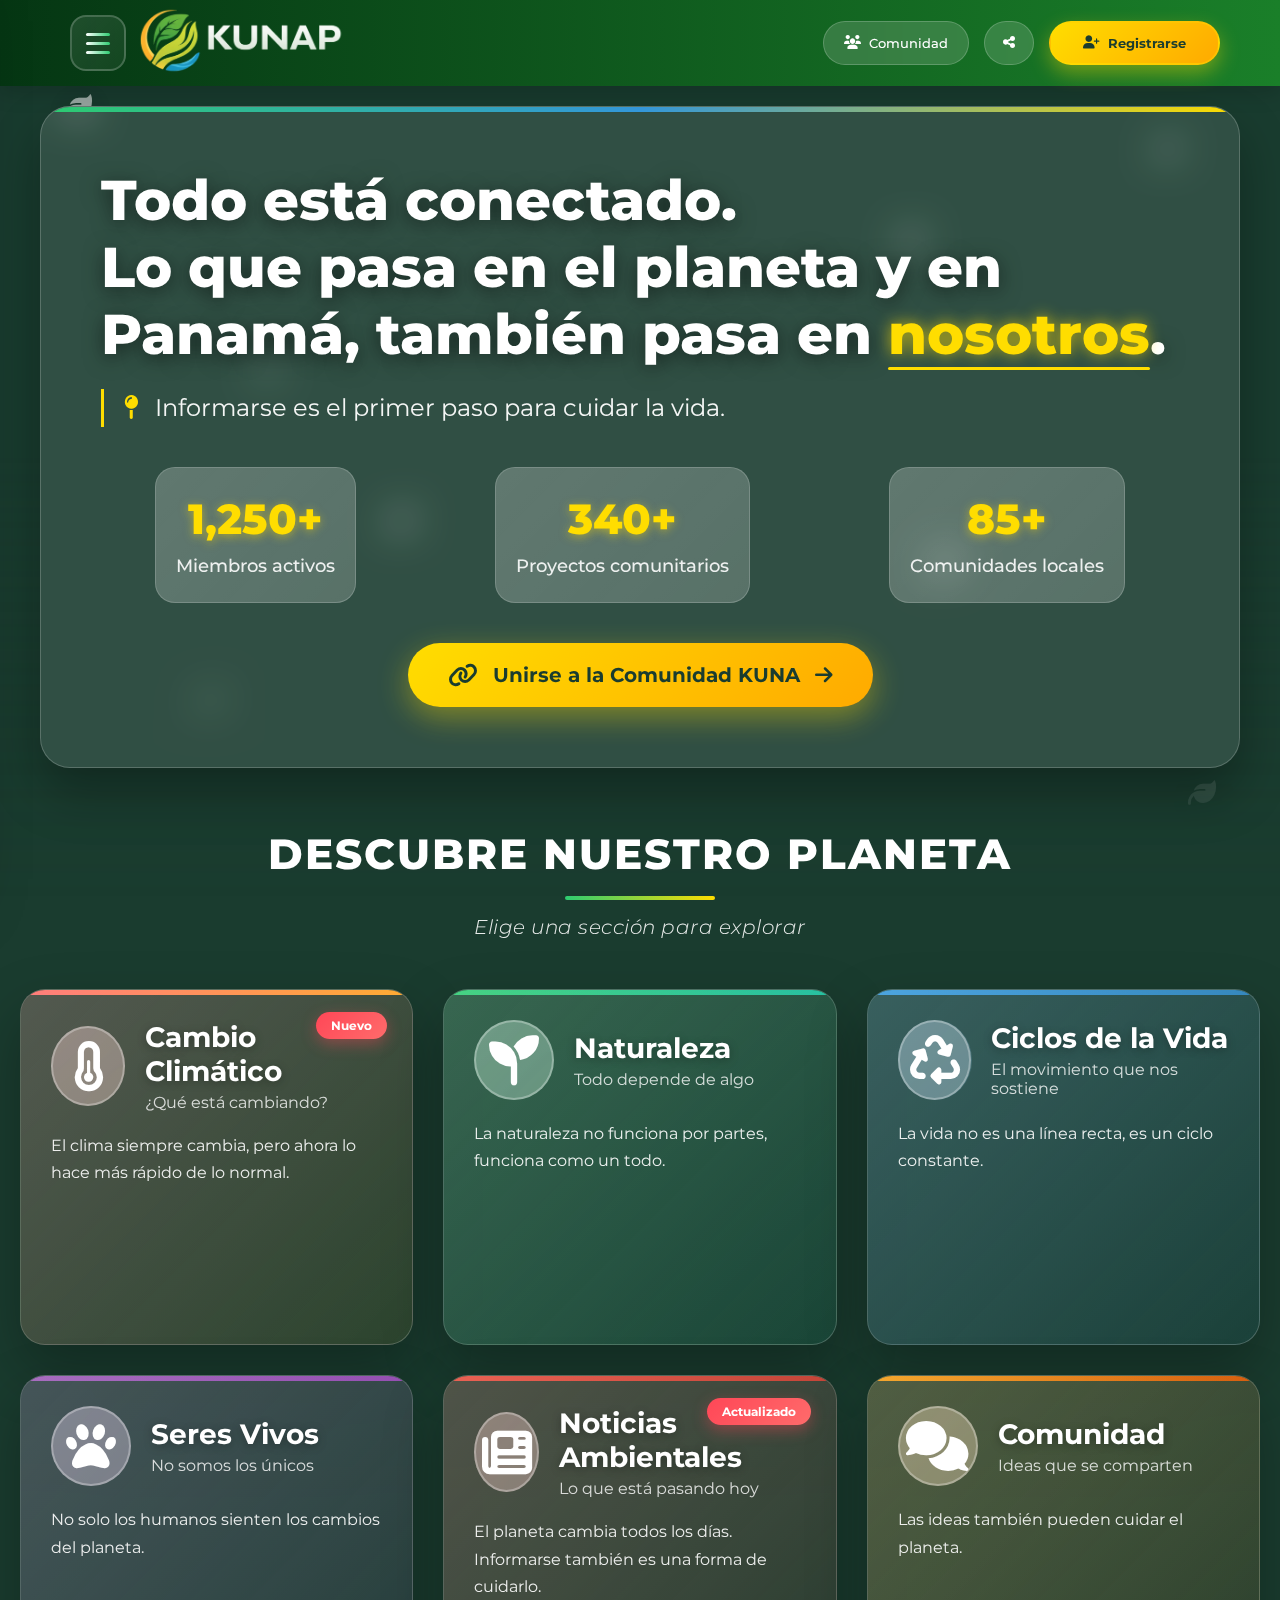
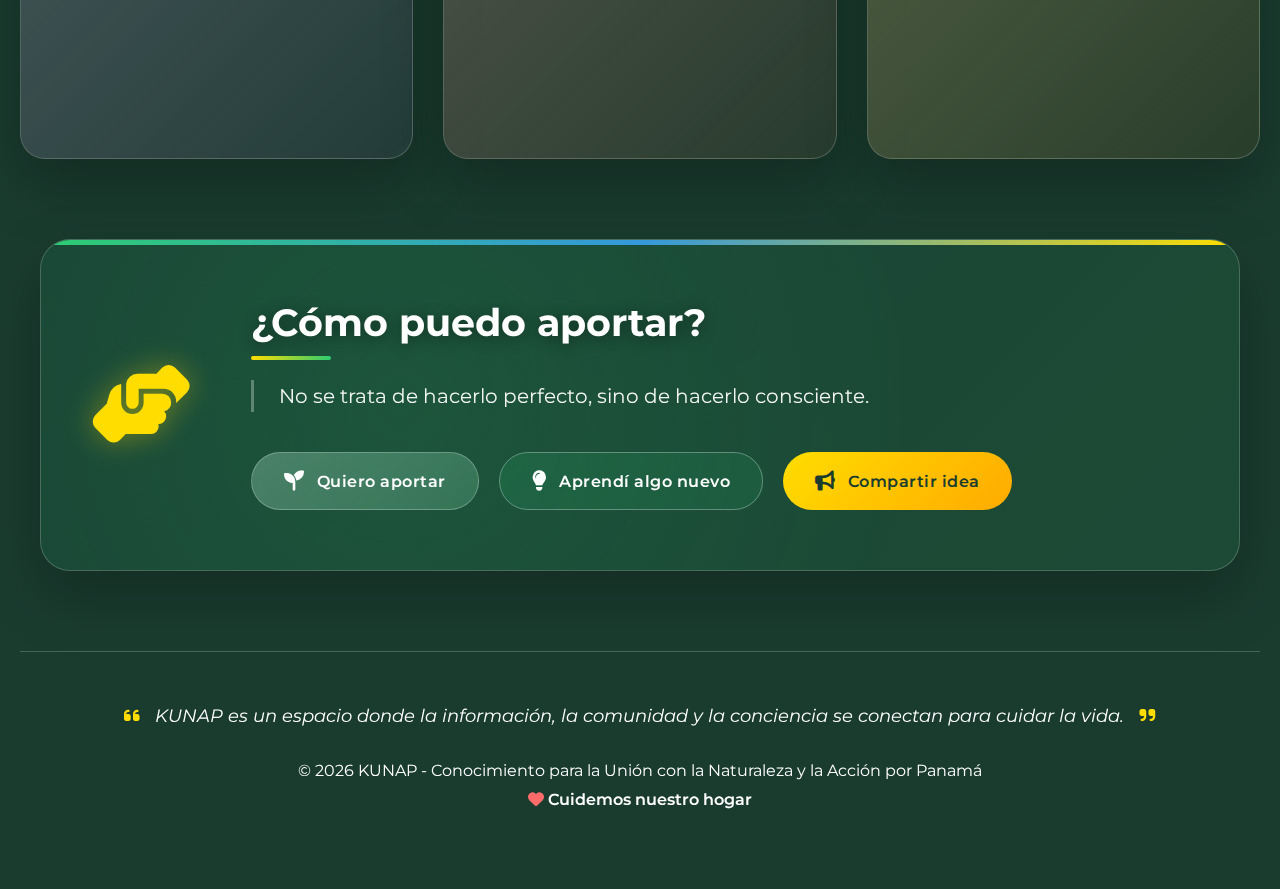
<file: index.html>
<!DOCTYPE html>
<html lang="es">
<head>
    <meta charset="UTF-8">
    <meta name="viewport" content="width=device-width, initial-scale=1.0">
    <title>KUNAP - Conocimiento para la Unión con la Naturaleza y la Acción</title>
    <link rel="stylesheet" href="https://cdnjs.cloudflare.com/ajax/libs/font-awesome/6.4.0/css/all.min.css">
    <link rel="stylesheet" href="CSS/index-style.css">
    <link rel="preconnect" href="https://fonts.googleapis.com">
    <link rel="preconnect" href="https://fonts.gstatic.com" crossorigin>
    <link href="https://fonts.googleapis.com/css2?family=Montserrat:wght@300;400;500;600;700;800&family=Poppins:wght@300;400;500;600;700&family=Quicksand:wght@400;500;600&display=swap" rel="stylesheet">
</head>
<body>
    <!-- Pantalla de carga -->
    <div class="loading-container" id="loadingScreen">
        <!-- Elementos de naturaleza -->
        <div class="nature-elements">
            <div class="mountain mountain-1"></div>
            <div class="mountain mountain-2"></div>
            <div class="mountain mountain-3"></div>
            <div class="mountain mountain-4"></div>
            <div class="cloud cloud-1"></div>
            <div class="cloud cloud-2"></div>
        </div>
        
        <!-- Contenedor del sol animado -->
        <div class="sun-container-loading">
            <!-- Anillos del sol -->
            <div class="sun-ring sun-ring-1"></div>
            <div class="sun-ring sun-ring-2"></div>
            <div class="sun-ring sun-ring-3"></div>
            
            <!-- Rayos del sol -->
            <div class="sun-rays-loading">
                <div class="sun-ray"></div>
                <div class="sun-ray"></div>
                <div class="sun-ray"></div>
                <div class="sun-ray"></div>
                <div class="sun-ray"></div>
                <div class="sun-ray"></div>
                <div class="sun-ray"></div>
                <div class="sun-ray"></div>
                <div class="sun-ray"></div>
                <div class="sun-ray"></div>
                <div class="sun-ray"></div>
                <div class="sun-ray"></div>
            </div>
            
            <!-- Sol central -->
            <div class="sun-loading"></div>
            
            <!-- Partículas solares -->
            <div class="solar-particles" id="solarParticles"></div>
        </div>
        
        <!-- Logo -->
        <div class="loading-logo">
            <i class="fas fa-sun"></i>
        </div>
        
        <!-- Texto -->
        <div class="loading-text">
            <span class="loading-dots">Cargando</span>
        </div>
        
        <!-- Barra de progreso -->
        <div class="progress-container">
            <div class="progress-bar"></div>
        </div>
        
        <!-- Mensaje -->
        <div class="inspiration-message">
            "El sol ilumina nuestro camino hacia un Panamá más verde y conectado con la naturaleza"
        </div>
    </div>

    <div class="planet-background">
        <div class="pulse-animation"></div>
        <div class="floating-leaves">
            <div class="leaf leaf1"><i class="fas fa-leaf"></i></div>
            <div class="leaf leaf2"><i class="fas fa-leaf"></i></div>
            <div class="leaf leaf3"><i class="fas fa-leaf"></i></div>
            <div class="leaf leaf4"><i class="fas fa-leaf"></i></div>
            <div class="leaf leaf5"><i class="fas fa-leaf"></i></div>
            <div class="leaf leaf6"><i class="fas fa-leaf"></i></div>
            <div class="leaf leaf7"><i class="fas fa-leaf"></i></div>
            <div class="leaf leaf8"><i class="fas fa-leaf"></i></div>
        </div>
        <div class="sun-animation">
            <div class="sun"></div>
            <div class="sun-rays"></div>
        </div>
        <div class="water-flow"></div>
    </div>

    <div class="container with-fixed-header">
        <!-- Encabezado actualizado con logo KUNA -->
        <header class="header">
            <button class="hamburger" id="hamburgerBtn" aria-label="Abrir menú" aria-controls="sideMenu" aria-expanded="false">
                <span class="bar bar1"></span>
                <span class="bar bar2"></span>
                <span class="bar bar3"></span>
            </button>

            <div class="header-left">
                <!-- Coloca aquí tu PNG: reemplaza src por la ruta real -->
                <img src="IMG/KUNAP-LOGO.png" alt="KUNAP logo" class="header-logo">
            </div>

            <div class="header-actions">
                <button class="btn-community" id="communityBtn">
                    <i class="fas fa-users"></i>
                    <span>Comunidad</span>
                </button>
                <button class="btn-share" id="shareBtn">
                    <i class="fas fa-share-alt"></i>
                </button>
                <button class="btn-highlight" id="highlightBtn">
                    <i class="fas fa-user-plus"></i>
                    <span>Registrarse</span>
                </button>
            </div>
        </header>

        <!-- Side menu drawer -->
        <nav id="sideMenu" class="side-menu" aria-hidden="true">
            <div class="menu-header">
                <h2 class="menu-title">MENÚ</h2>
                <button class="menu-close" id="menuCloseBtn" aria-label="Cerrar menú">
                    <i class="fas fa-times"></i>
                </button>
            </div>
            <ul class="menu-list">
                <li class="menu-item">
                    <a class="menu-link" href="index.html">
                        <i class="fas fa-home menu-icon"></i>
                        Inicio
                    </a>
                </li>

                <li class="menu-item has-children">
                    <button class="menu-link">
                        <i class="fas fa-thermometer-half menu-icon"></i>
                        Cambio Climático
                        <span class="toggle-icon"><i class="fas fa-chevron-right"></i></span>
                    </button>
                    <ul class="submenu">
                        <li><a href="#"><i class="fas fa-arrows-alt-h submenu-icon"></i> Adaptación</a></li>
                        <li><a href="#"><i class="fas fa-shield-alt submenu-icon"></i> Resiliencia Climática</a></li>
                        <li><a href="#"><i class="fas fa-leaf submenu-icon"></i> Mitigación</a></li>
                    </ul>
                </li>

                <li class="menu-item has-children">
                    <button class="menu-link">
                        <i class="fas fa-leaf menu-icon"></i>
                        Naturaleza Viva
                        <span class="toggle-icon"><i class="fas fa-chevron-right"></i></span>
                    </button>
                    <ul class="submenu">
                        <li><a href="#"><i class="fas fa-globe-americas submenu-icon"></i> Ecosistemas</a></li>
                        <li><a href="#"><i class="fas fa-seedling submenu-icon"></i> Plantas y Árboles</a></li>
                        <li><a href="#"><i class="fas fa-dove submenu-icon"></i> Animales</a></li>
                        <li><a href="#"><i class="fas fa-mountain submenu-icon"></i> Factores Naturales</a></li>
                    </ul>
                </li>

                <li class="menu-item">
                    <a class="menu-link" href="ciclos.html">
                        <i class="fas fa-recycle menu-icon"></i>
                        Ciclos
                    </a>
                </li>

                <li class="menu-item">
                    <a class="menu-link" href="vivos.html">
                        <i class="fas fa-paw menu-icon"></i>
                        Seres Vivos
                    </a>
                </li>
                <li class="menu-item">
                    <a class="menu-link" href="Noticias.html">
                        <i class="fas fa-newspaper menu-icon"></i>
                        Noticias Ambientales
                    </a>
                </li>
                <li class="menu-item">
                    <a class="menu-link" href="foro.html">
                        <i class="fas fa-comments menu-icon"></i>
                        Foro Ambiental
                    </a>
                </li>
            </ul>
        </nav>

        <!-- Hero Section actualizada como en la imagen -->
        <section class="hero-section">
            <div class="hero-content">
                <div class="hero-message-container">
                    <div class="hero-message">
                        <h2 class="main-quote">
                            <span class="quote-line">Todo está conectado.</span>
                            <span class="quote-line">Lo que pasa en el planeta y en Panamá, también pasa en <span class="highlight">nosotros</span>.</span>
                        </h2>
                        
                        <p class="sub-quote">
                            <i class="fas fa-map-pin quote-icon"></i>
                            Informarse es el primer paso para cuidar la vida.
                        </p>
                        
                        <div class="stats-container">
                            <div class="stat-item">
                                <span class="stat-number">1,250+</span>
                                <span class="stat-label">Miembros activos</span>
                            </div>
                            <div class="stat-item">
                                <span class="stat-number">340+</span>
                                <span class="stat-label">Proyectos comunitarios</span>
                            </div>
                            <div class="stat-item">
                                <span class="stat-number">85+</span>
                                <span class="stat-label">Comunidades locales</span>
                            </div>
                        </div>
                        
                        <div class="cta-container">
                            <button class="btn-join" id="exploreBtn">
                                <i class="fas fa-link btn-icon"></i>
                                <span>Unirse a la Comunidad KUNA</span>
                                <i class="fas fa-arrow-right"></i>
                            </button>
                        </div>
                    </div>
                </div>
            </div>
        </section>

        <section class="menu-cards">
            <h2 class="section-title">Descubre Nuestro Planeta</h2>
            <p class="section-subtitle">Elige una sección para explorar</p>
            
            <div class="cards-container">
                <div class="menu-card" data-card="1">
                    <div class="card-badge">
                        <span class="badge-text">Nuevo</span>
                    </div>
                    
                    <div class="card-header">
                        <div class="card-icon climate">
                            <i class="fas fa-thermometer-half"></i>
                        </div>
                        <div>
                            <h3 class="card-title">Cambio Climático</h3>
                            <p class="card-subtitle">¿Qué está cambiando?</p>
                        </div>
                    </div>
                    
                    <div class="card-content">
                        <p class="card-desc">
                            El clima siempre cambia, pero ahora lo hace más rápido de lo normal.
                        </p>
                        
                        <div class="card-hover">
                            <p class="hover-text">
                                Explora datos actualizados y proyecciones para tu región.
                            </p>
                            <a class="card-btn" href="Clima.html">
                                <span>Explorar</span>
                                <i class="fas fa-arrow-right"></i>
                            </a>
                        </div>
                    </div>
                </div>
                
                <div class="menu-card" data-card="2">
                    <div class="card-header">
                        <div class="card-icon nature">
                            <i class="fas fa-seedling"></i>
                        </div>
                        <div>
                            <h3 class="card-title">Naturaleza</h3>
                            <p class="card-subtitle">Todo depende de algo</p>
                        </div>
                    </div>
                    
                    <div class="card-content">
                        <p class="card-desc">
                            La naturaleza no funciona por partes, funciona como un todo.
                        </p>
                        
                        <div class="card-hover">
                            <p class="hover-text">
                                Descubre cómo todo está interconectado en los ecosistemas.
                            </p>
                            <button class="card-btn" data-action="naturaleza">
                                <span>Explorar</span>
                                <i class="fas fa-arrow-right"></i>
                            </button>
                        </div>
                    </div>
                </div>
                
                <div class="menu-card" data-card="3">
                    <div class="card-header">
                        <div class="card-icon cycle">
                            <i class="fas fa-recycle"></i>
                        </div>
                        <div>
                            <h3 class="card-title">Ciclos de la Vida</h3>
                            <p class="card-subtitle">El movimiento que nos sostiene</p>
                        </div>
                    </div>
                    
                    <div class="card-content">
                        <p class="card-desc">
                            La vida no es una línea recta, es un ciclo constante.
                        </p>
                        
                        <div class="card-hover">
                            <p class="hover-text">
                                Aprende sobre los ciclos naturales que mantienen el equilibrio.
                            </p>
                            <a href="ciclos.html" class="card-btn" data-action="ciclos">
                                <span>Explorar</span>
                                <i class="fas fa-arrow-right"></i>
                            </a>
                        </div>
                    </div>
                </div>
                
                <div class="menu-card" data-card="4">
                    <div class="card-header">
                        <div class="card-icon shared">
                            <i class="fas fa-paw"></i>
                        </div>
                        <div>
                            <h3 class="card-title">Seres Vivos</h3>
                            <p class="card-subtitle">No somos los únicos</p>
                        </div>
                    </div>
                    
                    <div class="card-content">
                        <p class="card-desc">
                            No solo los humanos sienten los cambios del planeta.
                        </p>
                        
                        <div class="card-hover">
                            <p class="hover-text">
                                Conoce las otras especies con las que compartimos nuestro hogar.
                            </p>
                            <button class="card-btn" data-action="vidas">
                                <span>Explorar</span>
                                <i class="fas fa-arrow-right"></i>
                            </button>
                        </div>
                    </div>
                </div>
                
                <div class="menu-card" data-card="5">
                    <div class="card-badge">
                        <span class="badge-text">Actualizado</span>
                    </div>
                    
                    <div class="card-header">
                        <div class="card-icon news">
                            <i class="fas fa-newspaper"></i>
                        </div>
                        <div>
                            <h3 class="card-title">Noticias Ambientales</h3>
                            <p class="card-subtitle">Lo que está pasando hoy</p>
                        </div>
                    </div>
                    
                    <div class="card-content">
                        <p class="card-desc">
                            El planeta cambia todos los días. Informarse también es una forma de cuidarlo.
                        </p>
                        
                        <div class="card-hover">
                            <p class="hover-text">
                                Mantente actualizado con las últimas noticias ambientales.
                            </p>
                            <a href="Noticias.html" class="card-btn" data-action="noticias">
                                <span>Explorar</span>
                                <i class="fas fa-arrow-right"></i>
                            </a>
                        </div>
                    </div>
                </div>
                
                <div class="menu-card" data-card="6">
                    <div class="card-header">
                        <div class="card-icon community">
                            <i class="fas fa-comments"></i>
                        </div>
                        <div>
                            <h3 class="card-title">Comunidad</h3>
                            <p class="card-subtitle">Ideas que se comparten</p>
                        </div>
                    </div>
                    
                    <div class="card-content">
                        <p class="card-desc">
                            Las ideas también pueden cuidar el planeta.
                        </p>
                        
                        <div class="card-hover">
                            <p class="hover-text">
                                Conéctate con otros que también quieren hacer la diferencia.
                            </p>
                            <a href="foro.html" class="card-btn" data-action="comunidad">
                                <span>Explorar</span>
                                <i class="fas fa-arrow-right"></i>
                            </a>
                        </div>
                    </div>
                </div>
            </div>
        </section>

        <section class="contribute-section">
            <div class="contribute-content">
                <div class="contribute-icon">
                    <i class="fas fa-hands-helping"></i>
                </div>
                <div class="contribute-text">
                    <h3 class="contribute-title">¿Cómo puedo aportar?</h3>
                    <p class="contribute-desc">No se trata de hacerlo perfecto, sino de hacerlo consciente.</p>
                    
                    <div class="action-buttons">
                        <button class="action-btn" id="actionContribute">
                            <i class="fas fa-seedling"></i>
                            <span>Quiero aportar</span>
                        </button>
                        <button class="action-btn secondary" id="actionLearned">
                            <i class="fas fa-lightbulb"></i>
                            <span>Aprendí algo nuevo</span>
                        </button>
                        <button class="action-btn tertiary" id="actionShare">
                            <i class="fas fa-bullhorn"></i>
                            <span>Compartir idea</span>
                        </button>
                    </div>
                </div>
            </div>
        </section>

        <footer class="footer">
            <div class="footer-content">
                <div class="footer-message">
                    <p class="footer-quote">
                        <i class="fas fa-quote-left"></i>
                        KUNAP es un espacio donde la información, la comunidad y la conciencia se conectan para cuidar la vida.
                        <i class="fas fa-quote-right"></i>
                    </p>
                </div>
                <div class="footer-copy">
                    <p>© 2026 KUNAP - Conocimiento para la Unión con la Naturaleza y la Acción por Panamá</p>
                    <p class="earth-message">
                        <i class="fas fa-heart"></i> Cuidemos nuestro hogar
                    </p>
                </div>
            </div>
        </footer>
    </div>

    <!-- Loading Screen Script -->
    <script>
        // Generar partículas solares dinámicamente
        const solarParticles = document.getElementById('solarParticles');
        const particleCount = 20;
        
        for (let i = 0; i < particleCount; i++) {
            const particle = document.createElement('div');
            particle.className = 'solar-particle';
            
            // Posición aleatoria
            const angle = Math.random() * Math.PI * 2;
            const distance = 120 + Math.random() * 80;
            const tx = Math.cos(angle) * distance;
            const ty = Math.sin(angle) * distance;
            
            // Asignar posición inicial
            particle.style.left = '50%';
            particle.style.top = '50%';
            particle.style.setProperty('--tx', `${tx}px`);
            particle.style.setProperty('--ty', `${ty}px`);
            
            // Retardo aleatorio en la animación
            particle.style.animationDelay = `${Math.random() * 2}s`;
            
            // Tamaño aleatorio
            const size = 3 + Math.random() * 5;
            particle.style.width = `${size}px`;
            particle.style.height = `${size}px`;
            
            solarParticles.appendChild(particle);
        }
        
        // Ocultar pantalla de carga cuando la página esté completamente cargada
        window.addEventListener('load', function() {
            setTimeout(() => {
                const loadingScreen = document.getElementById('loadingScreen');
                
                // Agregar clase hidden para ocultar con animación
                loadingScreen.classList.add('hidden');
                
            }, 500); // Pequeña pausa para que vea la animación final
        });

        // También ocultar si tarda demasiado (máximo 8 segundos)
        setTimeout(() => {
            const loadingScreen = document.getElementById('loadingScreen');
            if (!loadingScreen.classList.contains('hidden')) {
                loadingScreen.classList.add('hidden');
            }
        }, 8000);
    </script>

    <script src="JS/MENU.js"></script>
</body>
</html>
</file>
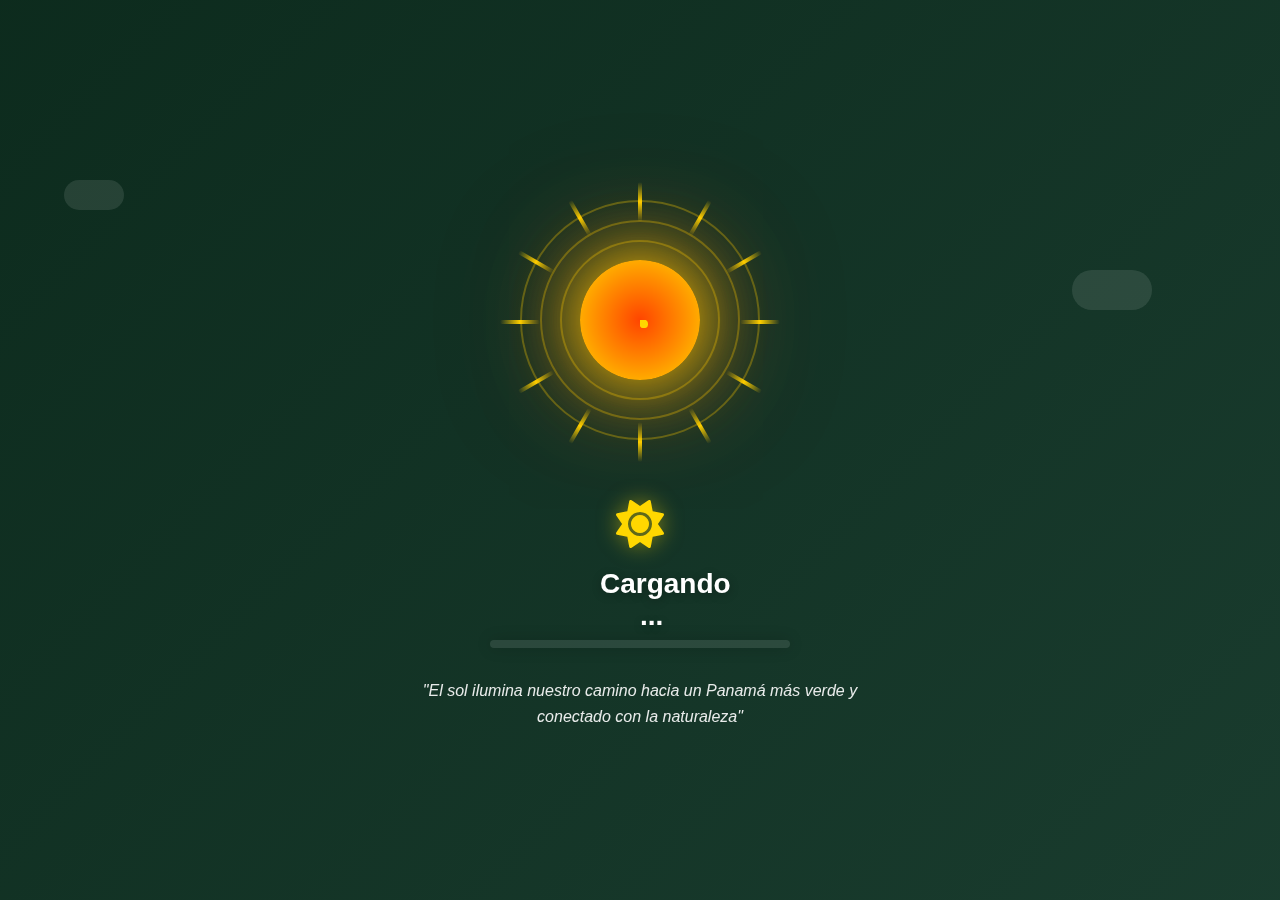
<file: CARGANDO.html>
<!DOCTYPE html>
<html lang="es">
<head>
    <meta charset="UTF-8">
    <meta name="viewport" content="width=device-width, initial-scale=1.0">
    <title>KUNAP - Cargando...</title>
    <link rel="stylesheet" href="https://cdnjs.cloudflare.com/ajax/libs/font-awesome/6.4.0/css/all.min.css">
    <style>
        * {
            margin: 0;
            padding: 0;
            box-sizing: border-box;
        }

        :root {
            --primary: #1a7f5c;
            --secondary: #2ecc71;
            --accent: #3498db;
            --dark: #1a3c2f;
            --light: #f0f9f5;
            --sun-yellow: #FFD700;
            --sun-orange: #FF8C00;
            --sun-red: #FF4500;
        }

        body {
            background: linear-gradient(135deg, #143513, #1e3c1a);
            color: white;
            min-height: 100vh;
            overflow: hidden;
            font-family: 'Montserrat', sans-serif;
        }

        /* Contenedor principal de carga */
        .loading-container {
            position: fixed;
            top: 0;
            left: 0;
            width: 100%;
            height: 100%;
            display: flex;
            flex-direction: column;
            justify-content: center;
            align-items: center;
            z-index: 9999;
            background: linear-gradient(135deg, rgba(13, 43, 30, 0.98), rgba(26, 60, 47, 0.98));
            overflow: hidden;
        }

        /* Contenedor del sol */
        .sun-container {
            position: relative;
            width: 300px;
            height: 300px;
            margin-bottom: 30px;
            animation: sunFloat 8s infinite ease-in-out;
        }

        /* Sol principal */
        .sun {
            position: absolute;
            top: 50%;
            left: 50%;
            transform: translate(-50%, -50%);
            width: 120px;
            height: 120px;
            background: radial-gradient(circle, var(--sun-red), var(--sun-orange), var(--sun-yellow));
            border-radius: 50%;
            box-shadow: 
                0 0 60px rgba(255, 215, 0, 0.8),
                0 0 100px rgba(255, 140, 0, 0.6),
                0 0 150px rgba(255, 69, 0, 0.4);
            animation: sunPulse 3s infinite alternate ease-in-out;
        }

        /* Anillos concéntricos del sol */
        .sun-ring {
            position: absolute;
            top: 50%;
            left: 50%;
            transform: translate(-50%, -50%);
            border: 2px solid rgba(255, 215, 0, 0.3);
            border-radius: 50%;
            animation: sunRing 4s infinite linear;
        }

        .sun-ring-1 {
            width: 160px;
            height: 160px;
            animation-delay: 0s;
        }

        .sun-ring-2 {
            width: 200px;
            height: 200px;
            animation-delay: 0.2s;
        }

        .sun-ring-3 {
            width: 240px;
            height: 240px;
            animation-delay: 0.4s;
        }

        /* Rayos del sol */
        .sun-rays {
            position: absolute;
            top: 50%;
            left: 50%;
            transform: translate(-50%, -50%);
            width: 280px;
            height: 280px;
            animation: sunRaysRotate 20s infinite linear;
        }

        .sun-ray {
            position: absolute;
            top: 50%;
            left: 0;
            width: 100%;
            height: 4px;
            transform-origin: center;
        }

        .sun-ray::before {
            content: '';
            position: absolute;
            left: 0;
            width: 40px;
            height: 100%;
            background: linear-gradient(90deg, transparent, var(--sun-yellow), transparent);
            border-radius: 2px;
        }

        /* Crear 12 rayos equidistantes */
        .sun-ray:nth-child(1) { transform: rotate(0deg); }
        .sun-ray:nth-child(2) { transform: rotate(30deg); }
        .sun-ray:nth-child(3) { transform: rotate(60deg); }
        .sun-ray:nth-child(4) { transform: rotate(90deg); }
        .sun-ray:nth-child(5) { transform: rotate(120deg); }
        .sun-ray:nth-child(6) { transform: rotate(150deg); }
        .sun-ray:nth-child(7) { transform: rotate(180deg); }
        .sun-ray:nth-child(8) { transform: rotate(210deg); }
        .sun-ray:nth-child(9) { transform: rotate(240deg); }
        .sun-ray:nth-child(10) { transform: rotate(270deg); }
        .sun-ray:nth-child(11) { transform: rotate(300deg); }
        .sun-ray:nth-child(12) { transform: rotate(330deg); }

        /* Partículas solares */
        .solar-particles {
            position: absolute;
            width: 100%;
            height: 100%;
        }

        .solar-particle {
            position: absolute;
            width: 6px;
            height: 6px;
            background: var(--sun-yellow);
            border-radius: 50%;
            animation: particleFloat 3s infinite linear;
        }

        /* Logo de carga */
        .loading-logo {
            margin-bottom: 20px;
            text-align: center;
            z-index: 10;
        }

        .loading-logo i {
            font-size: 48px;
            color: var(--sun-yellow);
            text-shadow: 0 0 20px rgba(255, 215, 0, 0.5);
            animation: logoGlow 2s infinite alternate;
        }

        /* Texto de carga */
        .loading-text {
            font-size: 28px;
            font-weight: 700;
            margin-bottom: 20px;
            text-align: center;
            position: relative;
            color: white;
            text-shadow: 0 2px 10px rgba(0, 0, 0, 0.3);
            z-index: 10;
        }

        .loading-dots {
            display: inline-block;
            position: relative;
            width: 80px;
        }

        .loading-dots::after {
            content: '...';
            position: absolute;
            animation: dots 1.5s infinite steps(4);
        }

        /* Progreso de carga */
        .progress-container {
            width: 300px;
            height: 8px;
            background: rgba(255, 255, 255, 0.1);
            border-radius: 4px;
            overflow: hidden;
            margin-top: 20px;
            position: relative;
            z-index: 10;
            box-shadow: 0 0 15px rgba(0, 0, 0, 0.2);
        }

        .progress-bar {
            width: 0%;
            height: 100%;
            background: linear-gradient(90deg, var(--sun-red), var(--sun-orange), var(--sun-yellow));
            border-radius: 4px;
            animation: progressLoad 4s ease-in-out forwards;
            position: relative;
            overflow: hidden;
        }

        .progress-bar::after {
            content: '';
            position: absolute;
            top: 0;
            left: 0;
            width: 100%;
            height: 100%;
            background: linear-gradient(90deg, transparent, rgba(255, 255, 255, 0.4), transparent);
            animation: shimmer 2s infinite;
        }

        /* Mensaje inspirador */
        .inspiration-message {
            margin-top: 30px;
            text-align: center;
            font-size: 16px;
            color: rgba(255, 255, 255, 0.9);
            max-width: 500px;
            line-height: 1.6;
            font-style: italic;
            animation: fadeInOut 6s infinite;
            z-index: 10;
            padding: 0 20px;
        }

        /* Elementos de naturaleza */
        .nature-elements {
            position: absolute;
            width: 100%;
            height: 100%;
            pointer-events: none;
        }

        .mountain {
            position: absolute;
            bottom: 0;
            width: 200px;
            height: 100px;
            background: linear-gradient(to top, #2d5a27, #1a7f5c);
            clip-path: polygon(50% 0%, 0% 100%, 100% 100%);
            animation: mountainAppear 3s ease-out forwards;
            opacity: 0;
        }

        .mountain-1 {
            left: 10%;
            height: 80px;
            animation-delay: 0.5s;
        }

        .mountain-2 {
            left: 30%;
            height: 120px;
            animation-delay: 1s;
        }

        .mountain-3 {
            right: 30%;
            height: 100px;
            animation-delay: 1.5s;
        }

        .mountain-4 {
            right: 10%;
            height: 90px;
            animation-delay: 2s;
        }

        .cloud {
            position: absolute;
            background: rgba(255, 255, 255, 0.1);
            border-radius: 50px;
            animation: cloudFloat 20s infinite linear;
        }

        .cloud-1 {
            width: 60px;
            height: 30px;
            top: 20%;
            left: 5%;
            animation-delay: 0s;
            animation-duration: 25s;
        }

        .cloud-2 {
            width: 80px;
            height: 40px;
            top: 30%;
            right: 10%;
            animation-delay: 5s;
            animation-duration: 30s;
        }

        /* Animaciones */
        @keyframes sunFloat {
            0%, 100% { transform: translateY(0); }
            50% { transform: translateY(-20px); }
        }

        @keyframes sunPulse {
            0% { 
                transform: translate(-50%, -50%) scale(1);
                box-shadow: 
                    0 0 60px rgba(255, 215, 0, 0.8),
                    0 0 100px rgba(255, 140, 0, 0.6),
                    0 0 150px rgba(255, 69, 0, 0.4);
            }
            100% { 
                transform: translate(-50%, -50%) scale(1.1);
                box-shadow: 
                    0 0 80px rgba(255, 215, 0, 0.9),
                    0 0 120px rgba(255, 140, 0, 0.7),
                    0 0 180px rgba(255, 69, 0, 0.5);
            }
        }

        @keyframes sunRing {
            0% { 
                transform: translate(-50%, -50%) scale(1);
                opacity: 1;
            }
            100% { 
                transform: translate(-50%, -50%) scale(1.5);
                opacity: 0;
            }
        }

        @keyframes sunRaysRotate {
            0% { transform: translate(-50%, -50%) rotate(0deg); }
            100% { transform: translate(-50%, -50%) rotate(360deg); }
        }

        @keyframes particleFloat {
            0% {
                transform: translate(0, 0) rotate(0deg);
                opacity: 0;
            }
            10% {
                opacity: 1;
            }
            100% {
                transform: translate(var(--tx, 100px), var(--ty, -100px)) rotate(360deg);
                opacity: 0;
            }
        }

        @keyframes logoGlow {
            0% { 
                transform: scale(1);
                text-shadow: 0 0 20px rgba(255, 215, 0, 0.5);
            }
            100% { 
                transform: scale(1.1);
                text-shadow: 0 0 30px rgba(255, 215, 0, 0.8);
            }
        }

        @keyframes dots {
            0% { content: ''; }
            25% { content: '.'; }
            50% { content: '..'; }
            75% { content: '...'; }
        }

        @keyframes progressLoad {
            0% { width: 0%; }
            20% { width: 25%; }
            40% { width: 50%; }
            60% { width: 75%; }
            80% { width: 90%; }
            100% { width: 100%; }
        }

        @keyframes shimmer {
            0% { transform: translateX(-100%); }
            100% { transform: translateX(100%); }
        }

        @keyframes fadeInOut {
            0%, 100% { opacity: 0.7; }
            50% { opacity: 1; }
        }

        @keyframes mountainAppear {
            0% { 
                opacity: 0;
                transform: translateY(50px);
            }
            100% { 
                opacity: 0.8;
                transform: translateY(0);
            }
        }

        @keyframes cloudFloat {
            0% { transform: translateX(-100px); opacity: 0; }
            10% { opacity: 0.3; }
            90% { opacity: 0.3; }
            100% { transform: translateX(calc(100vw + 100px)); opacity: 0; }
        }

        /* Ocultar cuando se carga */
        .loading-container.hidden {
            opacity: 0;
            visibility: hidden;
            transition: all 0.8s ease;
        }

        /* Responsive */
        @media (max-width: 768px) {
            .sun-container {
                width: 250px;
                height: 250px;
            }
            
            .sun {
                width: 100px;
                height: 100px;
            }
            
            .loading-text {
                font-size: 24px;
            }
            
            .progress-container {
                width: 250px;
            }
        }

        @media (max-width: 480px) {
            .sun-container {
                width: 200px;
                height: 200px;
            }
            
            .sun {
                width: 80px;
                height: 80px;
            }
            
            .loading-text {
                font-size: 20px;
            }
            
            .progress-container {
                width: 200px;
            }
        }
    </style>
</head>
<body>
    <!-- Pantalla de carga -->
    <div class="loading-container" id="loadingScreen">
        <!-- Elementos de naturaleza -->
        <div class="nature-elements">
            <div class="mountain mountain-1"></div>
            <div class="mountain mountain-2"></div>
            <div class="mountain mountain-3"></div>
            <div class="mountain mountain-4"></div>
            <div class="cloud cloud-1"></div>
            <div class="cloud cloud-2"></div>
        </div>
        
        <!-- Contenedor del sol animado -->
        <div class="sun-container">
            <!-- Anillos del sol -->
            <div class="sun-ring sun-ring-1"></div>
            <div class="sun-ring sun-ring-2"></div>
            <div class="sun-ring sun-ring-3"></div>
            
            <!-- Rayos del sol -->
            <div class="sun-rays">
                <div class="sun-ray"></div>
                <div class="sun-ray"></div>
                <div class="sun-ray"></div>
                <div class="sun-ray"></div>
                <div class="sun-ray"></div>
                <div class="sun-ray"></div>
                <div class="sun-ray"></div>
                <div class="sun-ray"></div>
                <div class="sun-ray"></div>
                <div class="sun-ray"></div>
                <div class="sun-ray"></div>
                <div class="sun-ray"></div>
            </div>
            
            <!-- Sol central -->
            <div class="sun"></div>
            
            <!-- Partículas solares -->
            <div class="solar-particles" id="solarParticles"></div>
        </div>
        
        <!-- Logo -->
        <div class="loading-logo">
            <i class="fas fa-sun"></i>
        </div>
        
        <!-- Texto -->
        <div class="loading-text">
            <span class="loading-dots">Cargando</span>
        </div>
        
        <!-- Barra de progreso -->
        <div class="progress-container">
            <div class="progress-bar"></div>
        </div>
        
        <!-- Mensaje -->
        <div class="inspiration-message">
            "El sol ilumina nuestro camino hacia un Panamá más verde y conectado con la naturaleza"
        </div>
    </div>

    <script>
        // Generar partículas solares dinámicamente
        const solarParticles = document.getElementById('solarParticles');
        const particleCount = 20;
        
        for (let i = 0; i < particleCount; i++) {
            const particle = document.createElement('div');
            particle.className = 'solar-particle';
            
            // Posición aleatoria
            const angle = Math.random() * Math.PI * 2;
            const distance = 120 + Math.random() * 80;
            const tx = Math.cos(angle) * distance;
            const ty = Math.sin(angle) * distance;
            
            // Asignar posición inicial
            particle.style.left = '50%';
            particle.style.top = '50%';
            particle.style.setProperty('--tx', `${tx}px`);
            particle.style.setProperty('--ty', `${ty}px`);
            
            // Retardo aleatorio en la animación
            particle.style.animationDelay = `${Math.random() * 2}s`;
            
            // Tamaño aleatorio
            const size = 3 + Math.random() * 5;
            particle.style.width = `${size}px`;
            particle.style.height = `${size}px`;
            
            solarParticles.appendChild(particle);
        }
        
        // Simular tiempo de carga
        setTimeout(() => {
            const loadingScreen = document.getElementById('loadingScreen');
            
            // Ocultar pantalla de carga
            loadingScreen.classList.add('hidden');
            
        }, 4000); // 4 segundos de animación de carga
    </script>
</body>
</html>
</file>
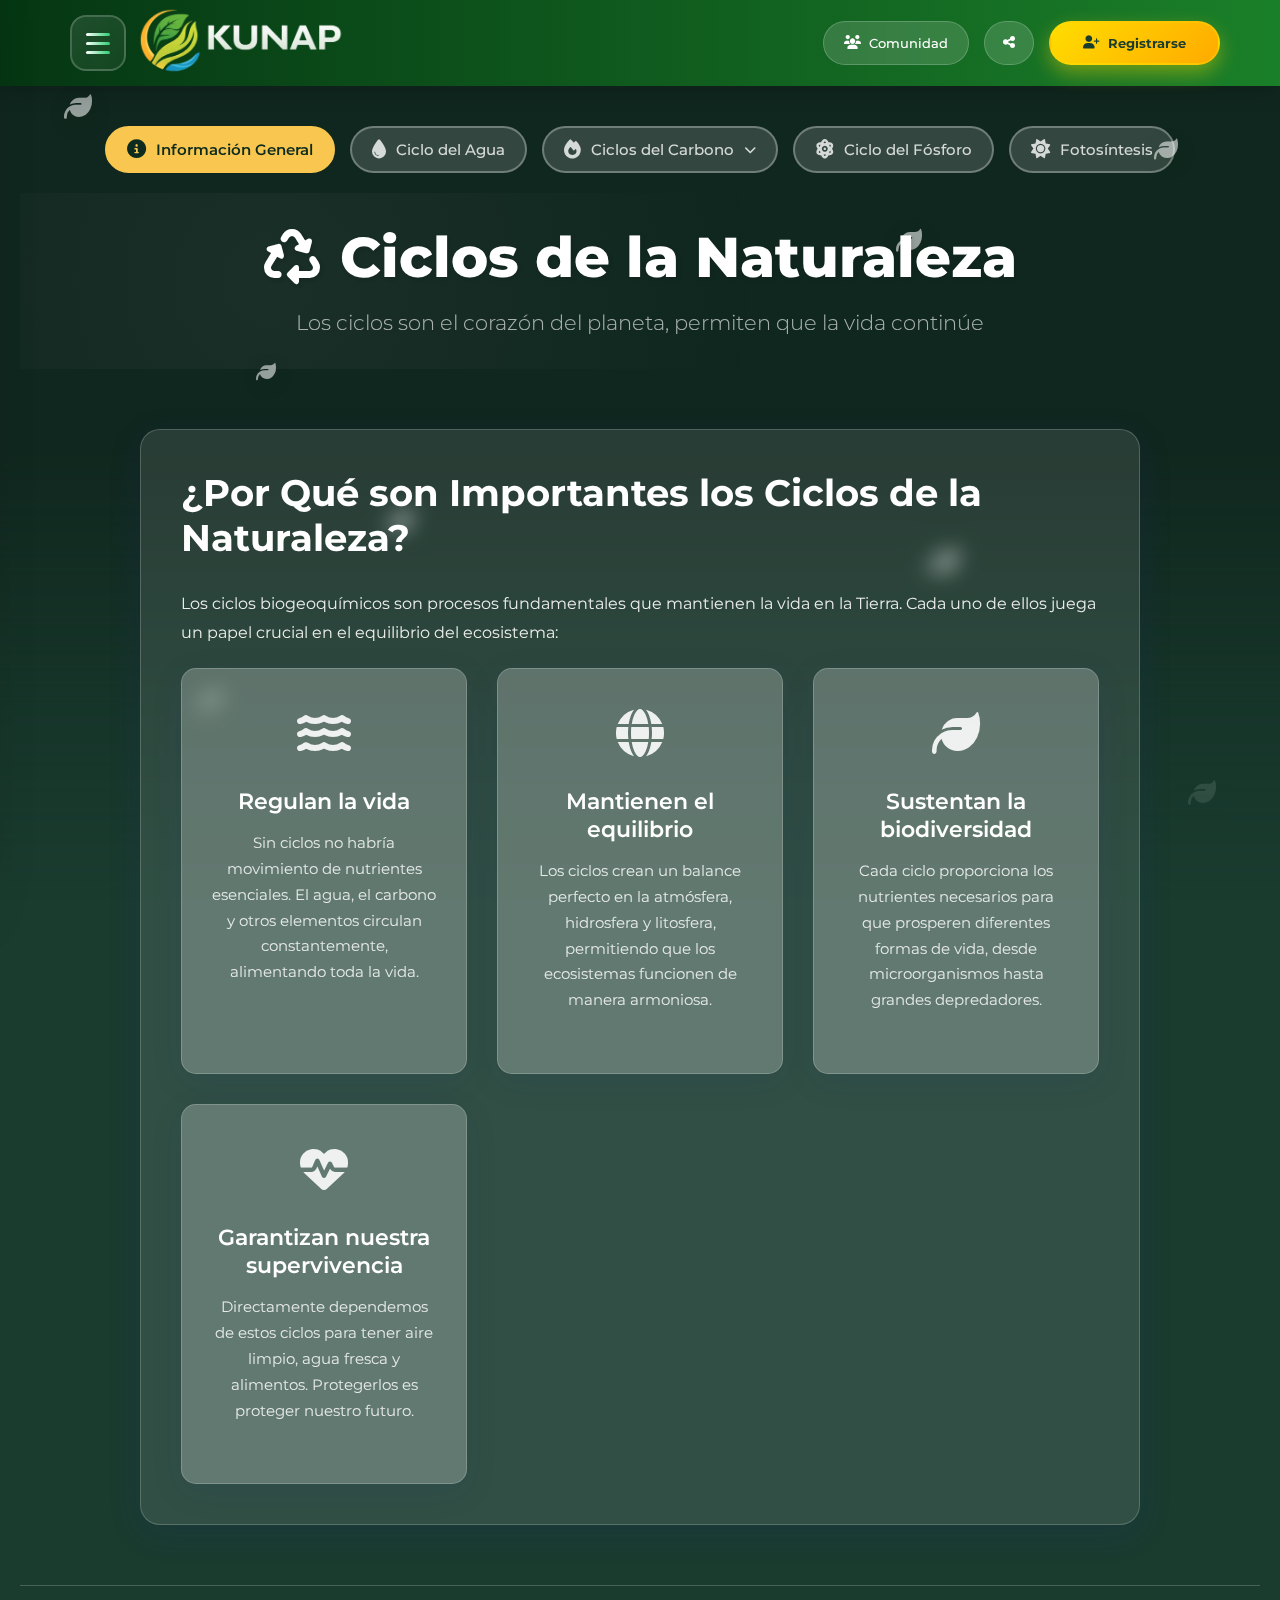
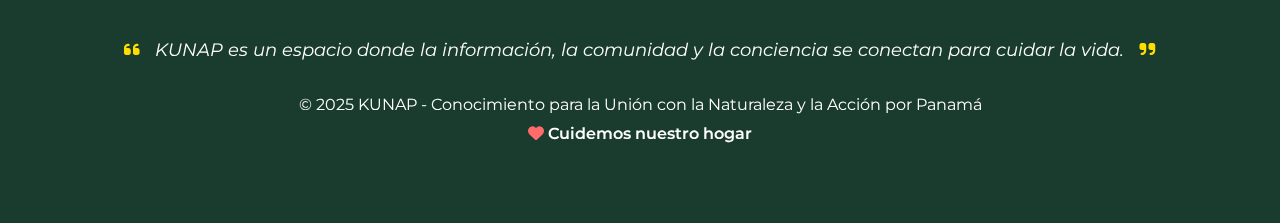
<file: ciclos.html>
<!DOCTYPE html>
<html lang="es">
<head>
    <meta charset="UTF-8">
    <meta name="viewport" content="width=device-width, initial-scale=1.0">
    <title>Ciclos de la Naturaleza - KUNAP</title>
    <link rel="stylesheet" href="https://cdnjs.cloudflare.com/ajax/libs/font-awesome/6.4.0/css/all.min.css">
    <link rel="stylesheet" href="CSS/index-style.css">
    <link rel="stylesheet" href="CSS/ciclos-style.css">
    <link rel="preconnect" href="https://fonts.googleapis.com">
    <link rel="preconnect" href="https://fonts.gstatic.com" crossorigin>
    <link href="https://fonts.googleapis.com/css2?family=Montserrat:wght@300;400;500;600;700;800&family=Poppins:wght@300;400;500;600;700&family=Quicksand:wght@400;500;600&display=swap" rel="stylesheet">
</head>
<body>
    <!-- Pantalla de carga -->
    <div class="loading-container" id="loadingScreen">
        <!-- Elementos de naturaleza -->
        <div class="nature-elements">
            <div class="mountain mountain-1"></div>
            <div class="mountain mountain-2"></div>
            <div class="mountain mountain-3"></div>
            <div class="mountain mountain-4"></div>
            <div class="cloud cloud-1"></div>
            <div class="cloud cloud-2"></div>
        </div>
        
        <!-- Contenedor del sol animado -->
        <div class="sun-container-loading">
            <!-- Anillos del sol -->
            <div class="sun-ring sun-ring-1"></div>
            <div class="sun-ring sun-ring-2"></div>
            <div class="sun-ring sun-ring-3"></div>
            
            <!-- Rayos del sol -->
            <div class="sun-rays-loading">
                <div class="sun-ray"></div>
                <div class="sun-ray"></div>
                <div class="sun-ray"></div>
                <div class="sun-ray"></div>
                <div class="sun-ray"></div>
                <div class="sun-ray"></div>
                <div class="sun-ray"></div>
                <div class="sun-ray"></div>
                <div class="sun-ray"></div>
                <div class="sun-ray"></div>
                <div class="sun-ray"></div>
                <div class="sun-ray"></div>
            </div>
            
            <!-- Sol central -->
            <div class="sun-loading"></div>
            
            <!-- Partículas solares -->
            <div class="solar-particles" id="solarParticles"></div>
        </div>
        
        <!-- Logo -->
        <div class="loading-logo">
            <i class="fas fa-sun"></i>
        </div>
        
        <!-- Texto -->
        <div class="loading-text">
            <span class="loading-dots">Cargando</span>
        </div>
        
        <!-- Barra de progreso -->
        <div class="progress-container">
            <div class="progress-bar"></div>
        </div>
        
        <!-- Mensaje -->
        <div class="inspiration-message">
            "Los ciclos de la naturaleza son el latido de nuestro planeta"
        </div>
    </div>

    <div class="planet-background">
        <div class="pulse-animation"></div>
        <div class="floating-leaves">
            <div class="leaf leaf1"><i class="fas fa-leaf"></i></div>
            <div class="leaf leaf2"><i class="fas fa-leaf"></i></div>
            <div class="leaf leaf3"><i class="fas fa-leaf"></i></div>
            <div class="leaf leaf4"><i class="fas fa-leaf"></i></div>
            <div class="leaf leaf5"><i class="fas fa-leaf"></i></div>
            <div class="leaf leaf6"><i class="fas fa-leaf"></i></div>
            <div class="leaf leaf7"><i class="fas fa-leaf"></i></div>
            <div class="leaf leaf8"><i class="fas fa-leaf"></i></div>
        </div>
        <div class="sun-animation">
            <div class="sun"></div>
            <div class="sun-rays"></div>
        </div>
        <div class="water-flow"></div>
    </div>

    <div class="container with-fixed-header">
        <!-- Header igual a index -->
        <header class="header">
            <button class="hamburger" id="hamburgerBtn" aria-label="Abrir menú" aria-controls="sideMenu" aria-expanded="false">
                <span class="bar bar1"></span>
                <span class="bar bar2"></span>
                <span class="bar bar3"></span>
            </button>

            <div class="header-left">
                <img src="IMG/KUNAP-LOGO.png" alt="KUNAP logo" class="header-logo">
            </div>

            <div class="header-actions">
                <button class="btn-community" id="communityBtn">
                    <i class="fas fa-users"></i>
                    <span>Comunidad</span>
                </button>
                <button class="btn-share" id="shareBtn">
                    <i class="fas fa-share-alt"></i>
                </button>
                <button class="btn-highlight" id="highlightBtn">
                    <i class="fas fa-user-plus"></i>
                    <span>Registrarse</span>
                </button>
            </div>
        </header>

        <!-- Side menu drawer -->
        <nav id="sideMenu" class="side-menu" aria-hidden="true">
            <div class="menu-header">
                <h2 class="menu-title">MENÚ</h2>
                <button class="menu-close" id="menuCloseBtn" aria-label="Cerrar menú">
                    <i class="fas fa-times"></i>
                </button>
            </div>
            <ul class="menu-list">
                <li class="menu-item">
                    <a class="menu-link" href="index.html">
                        <i class="fas fa-home menu-icon"></i>
                        Inicio
                    </a>
                </li>

                <li class="menu-item has-children">
                    <button class="menu-link">
                        <i class="fas fa-thermometer-half menu-icon"></i>
                        Cambio Climático
                        <span class="toggle-icon"><i class="fas fa-chevron-right"></i></span>
                    </button>
                    <ul class="submenu">
                        <li><a href="#"><i class="fas fa-arrows-alt-h submenu-icon"></i> Adaptación</a></li>
                        <li><a href="#"><i class="fas fa-shield-alt submenu-icon"></i> Resiliencia Climática</a></li>
                        <li><a href="#"><i class="fas fa-leaf submenu-icon"></i> Mitigación</a></li>
                    </ul>
                </li>

                <li class="menu-item has-children">
                    <button class="menu-link">
                        <i class="fas fa-leaf menu-icon"></i>
                        Naturaleza Viva
                        <span class="toggle-icon"><i class="fas fa-chevron-right"></i></span>
                    </button>
                    <ul class="submenu">
                        <li><a href="#"><i class="fas fa-globe-americas submenu-icon"></i> Ecosistemas</a></li>
                        <li><a href="#"><i class="fas fa-seedling submenu-icon"></i> Plantas y Árboles</a></li>
                        <li><a href="#"><i class="fas fa-dove submenu-icon"></i> Animales</a></li>
                        <li><a href="#"><i class="fas fa-mountain submenu-icon"></i> Factores Naturales</a></li>
                    </ul>
                </li>

                <li class="menu-item">
                    <a class="menu-link" href="ciclos.html">
                        <i class="fas fa-recycle menu-icon"></i>
                        Ciclos
                    </a>
                </li>

                <li class="menu-item">
                    <a class="menu-link" href="#">
                        <i class="fas fa-paw menu-icon"></i>
                        Seres Vivos
                    </a>
                </li>
                <li class="menu-item">
                    <a class="menu-link" href="Noticias.html">
                        <i class="fas fa-newspaper menu-icon"></i>
                        Noticias Ambientales
                    </a>
                </li>
                <li class="menu-item">
                    <a class="menu-link" href="#">
                        <i class="fas fa-comments menu-icon"></i>
                        Foro Ambiental
                    </a>
                </li>
            </ul>
        </nav>

        <!-- Menú Horizontal de Ciclos -->
        <section class="ciclos-menu-section">
            <nav class="ciclos-horizontal-menu">
                <ul class="ciclos-menu-list">
                    <li class="ciclos-menu-item">
                        <button class="ciclos-menu-link" data-ciclo="principal">
                            <i class="fas fa-info-circle ciclos-icon"></i>
                            <span>Información General</span>
                        </button>
                    </li>
                    
                    <li class="ciclos-menu-item">
                        <button class="ciclos-menu-link" data-ciclo="agua">
                            <i class="fas fa-tint ciclos-icon"></i>
                            <span>Ciclo del Agua</span>
                        </button>
                    </li>
                    
                    <li class="ciclos-menu-item has-submenu">
                        <button class="ciclos-menu-link ciclos-dropdown-btn" data-ciclo="carbono">
                            <i class="fas fa-fire ciclos-icon"></i>
                            <span>Ciclos del Carbono</span>
                            <i class="fas fa-chevron-down ciclos-dropdown-icon"></i>
                        </button>
                        <ul class="ciclos-submenu">
                            <li><a href="#" data-ciclo="carbono-acuatico">Ciclo del Carbono Acuático</a></li>
                            <li><a href="#" data-ciclo="carbono-terrestre">Ciclo del Carbono Terrestre</a></li>
                        </ul>
                    </li>
                    
                    <li class="ciclos-menu-item">
                        <button class="ciclos-menu-link" data-ciclo="fosforo">
                            <i class="fas fa-atom ciclos-icon"></i>
                            <span>Ciclo del Fósforo</span>
                        </button>
                    </li>
                    
                    <li class="ciclos-menu-item">
                        <button class="ciclos-menu-link" data-ciclo="fotosintesis">
                            <i class="fas fa-sun ciclos-icon"></i>
                            <span>Fotosíntesis</span>
                        </button>
                    </li>
                </ul>
            </nav>
        </section>

        <!-- Título de Ciclos -->
        <section class="ciclos-hero">
            <div class="ciclos-hero-content">
                <h1 class="ciclos-title">
                    <i class="fas fa-recycle"></i>
                    Ciclos de la Naturaleza
                </h1>
                <p class="ciclos-subtitle">Los ciclos son el corazón del planeta, permiten que la vida continúe</p>
            </div>
        </section>

        <!-- Contenido de Ciclos -->
        <section class="ciclos-content-section">
            <div class="ciclos-content-container">
                                <!-- Información Principal -->
                <div id="principal" class="ciclos-content active">
                    <h2>¿Por Qué son Importantes los Ciclos de la Naturaleza?</h2>
                    <p class="ciclo-intro">Los ciclos biogeoquímicos son procesos fundamentales que mantienen la vida en la Tierra. Cada uno de ellos juega un papel crucial en el equilibrio del ecosistema:</p>
                    
                    <div class="importance-grid">
                        <div class="importance-card">
                            <i class="fas fa-water"></i>
                            <h3>Regulan la vida</h3>
                            <p>Sin ciclos no habría movimiento de nutrientes esenciales. El agua, el carbono y otros elementos circulan constantemente, alimentando toda la vida.</p>
                        </div>
                        <div class="importance-card">
                            <i class="fas fa-globe"></i>
                            <h3>Mantienen el equilibrio</h3>
                            <p>Los ciclos crean un balance perfecto en la atmósfera, hidrosfera y litosfera, permitiendo que los ecosistemas funcionen de manera armoniosa.</p>
                        </div>
                        <div class="importance-card">
                            <i class="fas fa-leaf"></i>
                            <h3>Sustentan la biodiversidad</h3>
                            <p>Cada ciclo proporciona los nutrientes necesarios para que prosperen diferentes formas de vida, desde microorganismos hasta grandes depredadores.</p>
                        </div>
                        <div class="importance-card">
                            <i class="fas fa-heartbeat"></i>
                            <h3>Garantizan nuestra supervivencia</h3>
                            <p>Directamente dependemos de estos ciclos para tener aire limpio, agua fresca y alimentos. Protegerlos es proteger nuestro futuro.</p>
                        </div>
                    </div>
                </div>
                                <!-- Ciclo del Agua -->
                <div id="agua" class="ciclos-content active">
                    <h2>Ciclo del Agua</h2>
                    <div class="ciclo-card">
                        <div class="ciclo-text">
                            <p>El ciclo del agua, también conocido como ciclo hidrológico, es el movimiento continuo del agua entre la atmósfera, la tierra y los océanos. Es uno de los ciclos más esenciales para la vida en la Tierra.</p>
                            
                            <h3>Fases principales:</h3>
                            <ul>
                                <li><strong>Evaporación:</strong> El calor del sol convierte el agua de océanos, ríos y lagos en vapor de agua.</li>
                                <li><strong>Transpiración:</strong> Las plantas liberan vapor de agua a través de sus hojas.</li>
                                <li><strong>Condensación:</strong> El vapor sube y se enfría, formando nubes.</li>
                                <li><strong>Precipitación:</strong> El agua regresa a la Tierra como lluvia, nieve o granizo.</li>
                                <li><strong>Infiltración:</strong> El agua penetra en el suelo recargando acuíferos subterráneos.</li>
                                <li><strong>Escurrimiento:</strong> El agua fluye hacia ríos y océanos, completando el ciclo.</li>
                            </ul>
                            
                            <h3>¿Por qué es importante?</h3>
                            <p>El agua es esencial para toda la vida. Este ciclo distribuye agua fresca por todo el planeta, regula la temperatura, transporta nutrientes y permite que los ecosistemas prosperen. Sin él, la vida tal como la conocemos no sería posible.</p>
                        </div>
                        <div class="ciclo-image">
                            <i class="fas fa-water ciclos-large-icon"></i>
                        </div>
                    </div>
                </div>

                <!-- Ciclos del Carbono -->
                <div id="carbono" class="ciclos-content">
                    <h2>Ciclos del Carbono</h2>
                    <p class="ciclo-intro">El carbono es el elemento fundamental de la vida. Existe en dos ciclos principales: el acuático y el terrestre.</p>
                </div>

                <!-- Ciclo del Carbono Acuático -->
                <div id="carbono-acuatico" class="ciclos-content">
                    <h2>Ciclo del Carbono Acuático</h2>
                    <div class="ciclo-card">
                        <div class="ciclo-text">
                            <p>En el océano, el carbono se encuentra disuelto como dióxido de carbono (CO₂). Este ciclo es fundamental para regular el clima del planeta y mantener la vida marina.</p>
                            
                            <h3>Proceso en el ciclo acuático:</h3>
                            <ul>
                                <li><strong>Absorción:</strong> Los océanos absorben CO₂ de la atmósfera.</li>
                                <li><strong>Fotosíntesis marina:</strong> El fitoplancton y algas usan el CO₂ disuelto para crecer.</li>
                                <li><strong>Cadena alimenticia:</strong> Los peces comen el fitoplancton, transfiriendo el carbono.</li>
                                <li><strong>Sedimentación:</strong> El carbono se deposita en el fondo marino formando sedimentos.</li>
                                <li><strong>Liberación:</strong> La descomposición y la erosión liberan CO₂ nuevamente.</li>
                            </ul>
                            
                            <h3>¿Por qué es importante?</h3>
                            <p>Los océanos actúan como el mayor sumidero de carbono del planeta, almacenando aproximadamente el 50% del carbono del mundo. Este ciclo ayuda a regular el CO₂ atmosférico y mitigar el cambio climático.</p>
                        </div>
                        <div class="ciclo-image">
                            <i class="fas fa-water ciclos-large-icon"></i>
                        </div>
                    </div>
                </div>

                <!-- Ciclo del Carbono Terrestre -->
                <div id="carbono-terrestre" class="ciclos-content">
                    <h2>Ciclo del Carbono Terrestre</h2>
                    <div class="ciclo-card">
                        <div class="ciclo-text">
                            <p>En la tierra, el carbono circula entre la atmósfera, las plantas, los animales y el suelo, siendo crucial para toda la vida terrestre.</p>
                            
                            <h3>Proceso en el ciclo terrestre:</h3>
                            <ul>
                                <li><strong>Fotosíntesis:</strong> Las plantas capturan CO₂ del aire para crecer.</li>
                                <li><strong>Consumo animal:</strong> Los animales comen plantas y transfieren el carbono.</li>
                                <li><strong>Respiración:</strong> Los seres vivos liberan CO₂ durante la respiración.</li>
                                <li><strong>Descomposición:</strong> Los organismos muertos se descomponen, liberando carbono.</li>
                                <li><strong>Fosilización:</strong> Sobre millones de años, el carbono se convierte en combustibles fósiles.</li>
                                <li><strong>Emisiones humanas:</strong> Quemamos estos combustibles, liberando CO₂ antiguo a la atmósfera.</li>
                            </ul>
                            
                            <h3>¿Por qué es importante?</h3>
                            <p>Las plantas son las principales captoras de carbono, por eso los bosques y vegetación son tan vitales. La alteración de este ciclo por la quema de combustibles fósiles es una de las causas principales del cambio climático.</p>
                        </div>
                        <div class="ciclo-image">
                            <i class="fas fa-tree ciclos-large-icon"></i>
                        </div>
                    </div>
                </div>

                <!-- Ciclo del Fósforo -->
                <div id="fosforo" class="ciclos-content">
                    <h2>Ciclo del Fósforo</h2>
                    <div class="ciclo-card">
                        <div class="ciclo-text">
                            <p>El fósforo es un elemento esencial para la vida, presente en el ADN, los huesos y las células. A diferencia de otros ciclos, el fósforo no tiene una fase atmosférica significativa.</p>
                            
                            <h3>Fases principales:</h3>
                            <ul>
                                <li><strong>Intemperismo:</strong> Las rocas se erosionan liberando fosfatos.</li>
                                <li><strong>Absorción vegetal:</strong> Las plantas toman fosfatos del suelo a través de sus raíces.</li>
                                <li><strong>Consumo animal:</strong> Los animales comen plantas y obtienen fósforo.</li>
                                <li><strong>Descomposición:</strong> Los organismos muertos devuelven fósforo al suelo.</li>
                                <li><strong>Sedimentación marina:</strong> El fósforo llega a los océanos donde se deposita en sedimentos.</li>
                                <li><strong>Uplift geológico:</strong> Los sedimentos submarinos eventualmente resurgen como roca, reiniciando el ciclo.</li>
                            </ul>
                            
                            <h3>¿Por qué es importante?</h3>
                            <p>El fósforo es vital para el crecimiento de plantas y animales. Su disponibilidad limita el crecimiento en muchos ecosistemas. La sobrecarga de fósforo por actividades humanas (agricultura, detergentes) causa eutrofización en aguas, dañando ecosistemas acuáticos.</p>
                        </div>
                        <div class="ciclo-image">
                            <i class="fas fa-atom ciclos-large-icon"></i>
                        </div>
                    </div>
                </div>

                <!-- Fotosíntesis -->
                <div id="fotosintesis" class="ciclos-content">
                    <h2>Fotosíntesis</h2>
                    <div class="ciclo-card">
                        <div class="ciclo-text">
                            <p>La fotosíntesis es el proceso mediante el cual las plantas y otros organismos convierten luz solar, agua y dióxido de carbono en glucosa y oxígeno. Es el proceso más importante para mantener la vida en la Tierra.</p>
                            
                            <h3>Ecuación de la fotosíntesis:</h3>
                            <p class="formula">6CO₂ + 6H₂O + luz solar → C₆H₁₂O₆ + 6O₂</p>
                            
                            <h3>Fases de la fotosíntesis:</h3>
                            <ul>
                                <li><strong>Reacciones luminosas:</strong> Ocurren en el tilacoides, donde la luz se captura y se convierte en energía química.</li>
                                <li><strong>Ciclo de Calvin:</strong> Ocurre en el estroma, utilizando la energía para convertir CO₂ en glucosa.</li>
                            </ul>
                            
                            <h3>¿Por qué es importante?</h3>
                            <p>Sin fotosíntesis no habría oxígeno en nuestra atmósfera y no podría haber vida aeróbica. Las plantas producen el oxígeno que respiramos y crean la base de casi todas las cadenas alimenticias del planeta. También capturan enormes cantidades de CO₂, ayudando a regular el clima.</p>
                        </div>
                        <div class="ciclo-image">
                            <i class="fas fa-sun ciclos-large-icon"></i>
                        </div>
                    </div>
                </div>

            </div>
        </section>

        <!-- Footer igual a index -->
        <footer class="footer">
            <div class="footer-container">
                <div class="footer-message">
                    <p class="footer-quote">
                        <i class="fas fa-quote-left"></i>
                        KUNAP es un espacio donde la información, la comunidad y la conciencia se conectan para cuidar la vida.
                        <i class="fas fa-quote-right"></i>
                    </p>
                </div>
                <div class="footer-copy">
                    <p>© 2025 KUNAP - Conocimiento para la Unión con la Naturaleza y la Acción por Panamá</p>
                    <p class="earth-message">
                        <i class="fas fa-heart"></i> Cuidemos nuestro hogar
                    </p>
                </div>
            </div>
        </footer>
    </div>

    <!-- Loading Screen Script -->
    <script>
        // Generar partículas solares dinámicamente
        const solarParticles = document.getElementById('solarParticles');
        const particleCount = 20;
        
        for (let i = 0; i < particleCount; i++) {
            const particle = document.createElement('div');
            particle.className = 'solar-particle';
            
            // Posición aleatoria
            const angle = Math.random() * Math.PI * 2;
            const distance = 120 + Math.random() * 80;
            const tx = Math.cos(angle) * distance;
            const ty = Math.sin(angle) * distance;
            
            // Asignar posición inicial
            particle.style.left = '50%';
            particle.style.top = '50%';
            particle.style.setProperty('--tx', `${tx}px`);
            particle.style.setProperty('--ty', `${ty}px`);
            
            // Retardo aleatorio en la animación
            particle.style.animationDelay = `${Math.random() * 2}s`;
            
            // Tamaño aleatorio
            const size = 3 + Math.random() * 5;
            particle.style.width = `${size}px`;
            particle.style.height = `${size}px`;
            
            solarParticles.appendChild(particle);
        }
        
        // Ocultar pantalla de carga cuando la página esté completamente cargada
        window.addEventListener('load', function() {
            setTimeout(() => {
                const loadingScreen = document.getElementById('loadingScreen');
                
                // Agregar clase hidden para ocultar con animación
                loadingScreen.classList.add('hidden');
                
            }, 500); // Pequeña pausa para que vea la animación final
        });

        // También ocultar si tarda demasiado (máximo 8 segundos)
        setTimeout(() => {
            const loadingScreen = document.getElementById('loadingScreen');
            if (!loadingScreen.classList.contains('hidden')) {
                loadingScreen.classList.add('hidden');
            }
        }, 8000);
    </script>

    <script src="JS/MENU.js"></script>
    <script src="JS/CICLOS.js"></script>
</body>
</html>
</file>
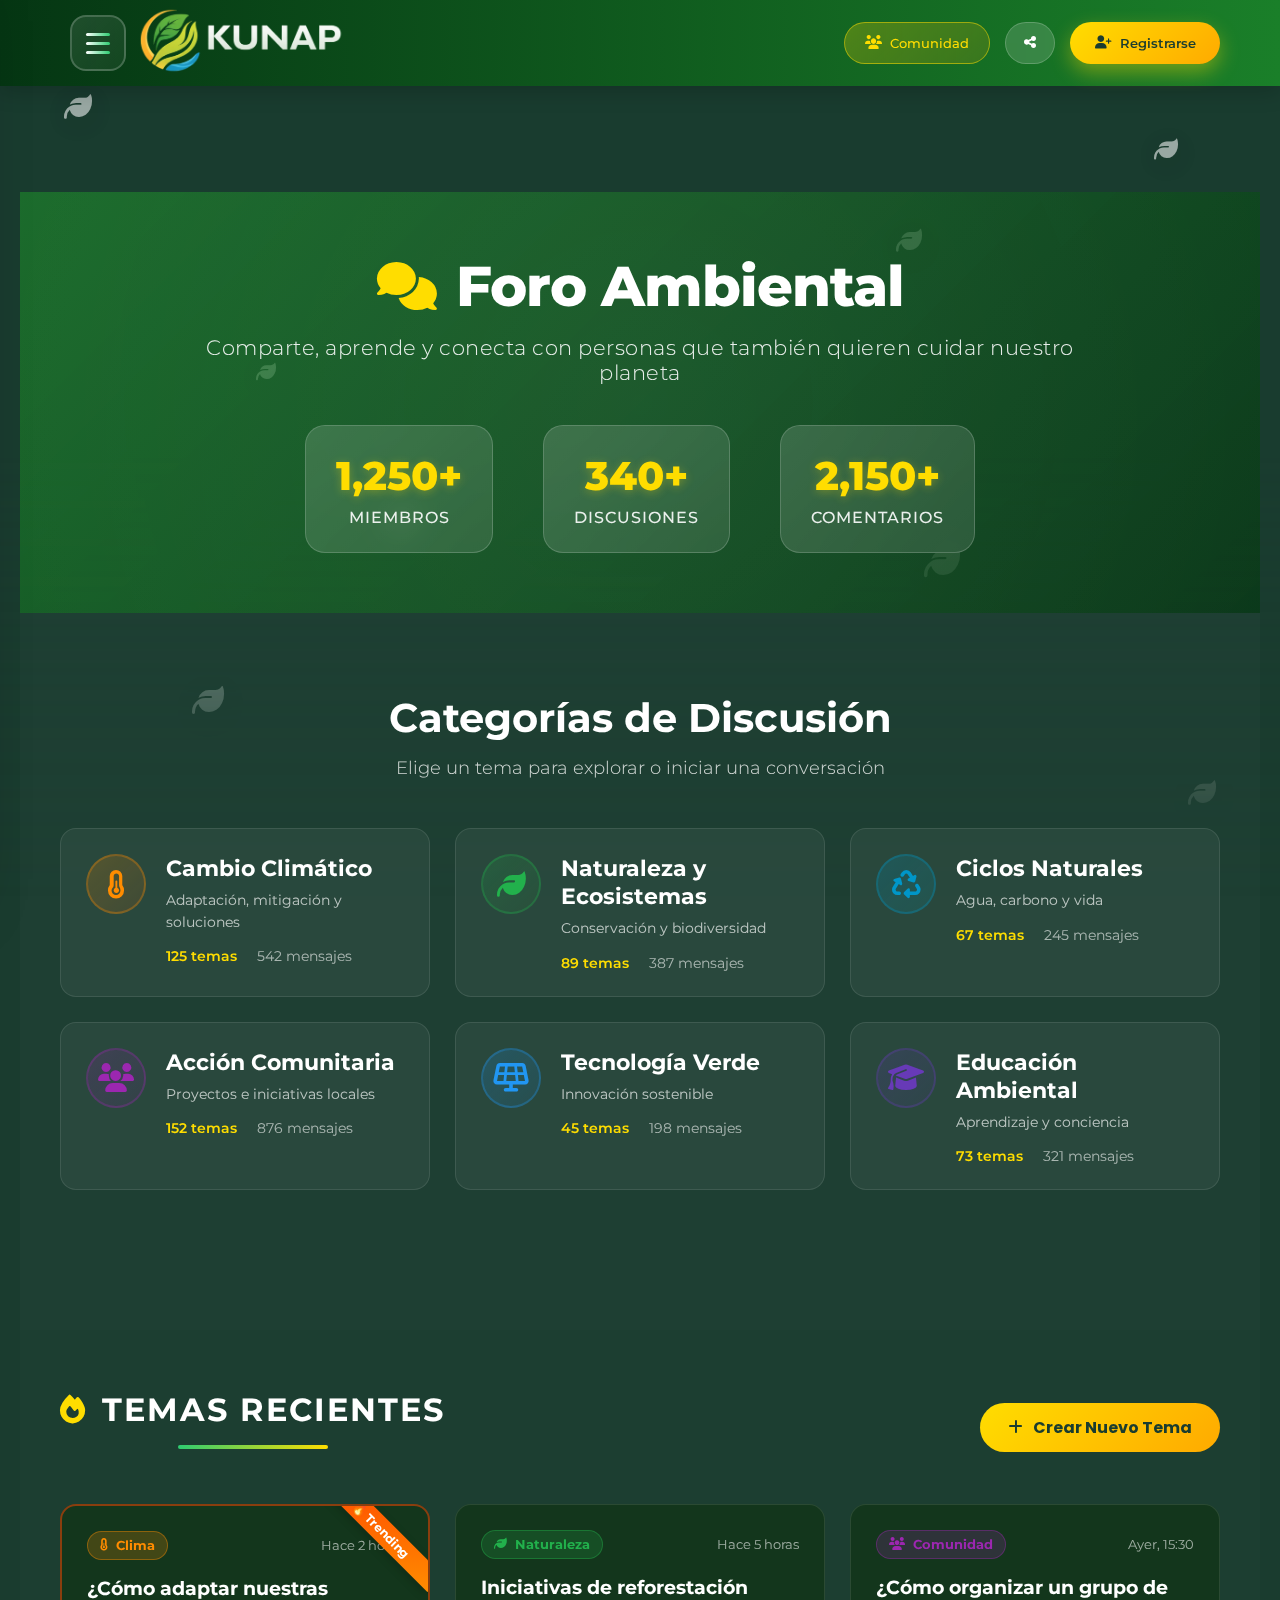
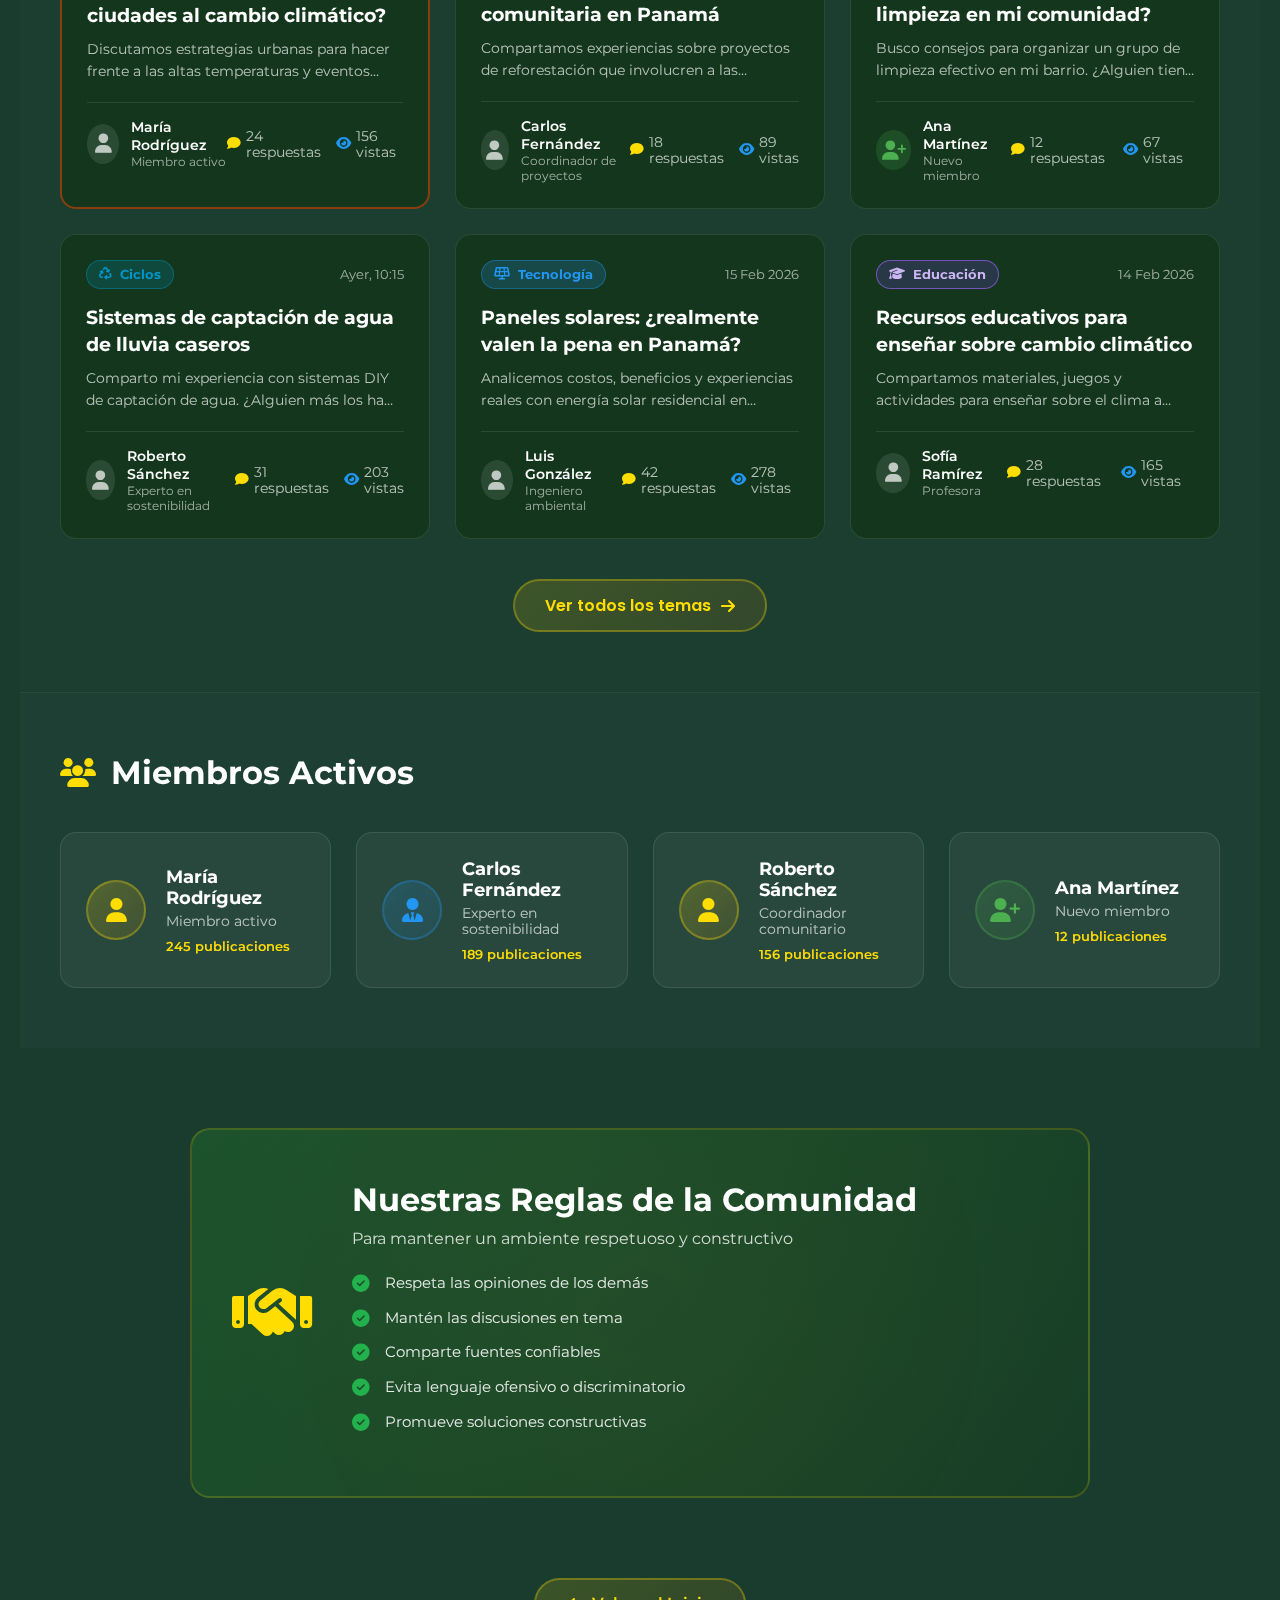
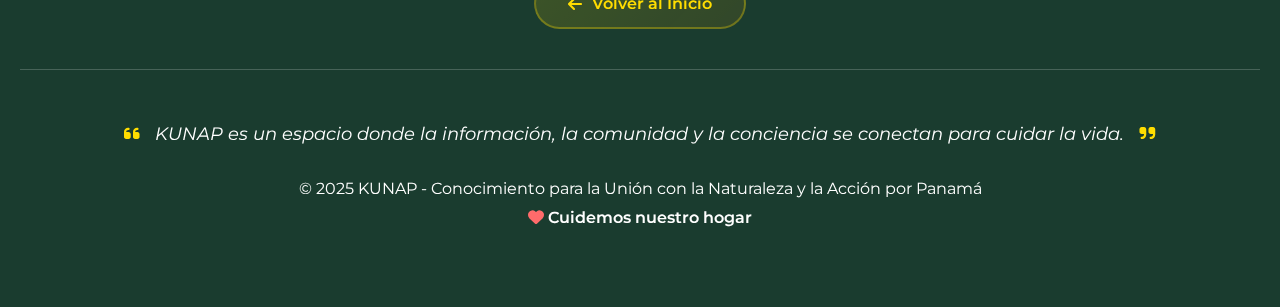
<file: foro.html>
<!DOCTYPE html>
<html lang="es">
<head>
    <meta charset="UTF-8">
    <meta name="viewport" content="width=device-width, initial-scale=1.0">
    <title>Foro Ambiental - KUNAP</title>
    <link rel="stylesheet" href="https://cdnjs.cloudflare.com/ajax/libs/font-awesome/6.4.0/css/all.min.css">
    <link rel="stylesheet" href="CSS/index-style.css">
    <link rel="stylesheet" href="CSS/foro-style.css">
    <link rel="preconnect" href="https://fonts.googleapis.com">
    <link rel="preconnect" href="https://fonts.gstatic.com" crossorigin>
    <link href="https://fonts.googleapis.com/css2?family=Montserrat:wght@300;400;500;600;700;800&family=Poppins:wght@300;400;500;600;700&family=Quicksand:wght@400;500;600&display=swap" rel="stylesheet">
</head>
<body>
    <!-- Pantalla de carga -->
    <div class="loading-container" id="loadingScreen">
        <!-- Elementos de naturaleza -->
        <div class="nature-elements">
            <div class="mountain mountain-1"></div>
            <div class="mountain mountain-2"></div>
            <div class="mountain mountain-3"></div>
            <div class="mountain mountain-4"></div>
            <div class="cloud cloud-1"></div>
            <div class="cloud cloud-2"></div>
        </div>
        
        <!-- Contenedor del sol animado -->
        <div class="sun-container-loading">
            <!-- Anillos del sol -->
            <div class="sun-ring sun-ring-1"></div>
            <div class="sun-ring sun-ring-2"></div>
            <div class="sun-ring sun-ring-3"></div>
            
            <!-- Rayos del sol -->
            <div class="sun-rays-loading">
                <div class="sun-ray"></div>
                <div class="sun-ray"></div>
                <div class="sun-ray"></div>
                <div class="sun-ray"></div>
                <div class="sun-ray"></div>
                <div class="sun-ray"></div>
                <div class="sun-ray"></div>
                <div class="sun-ray"></div>
                <div class="sun-ray"></div>
                <div class="sun-ray"></div>
                <div class="sun-ray"></div>
                <div class="sun-ray"></div>
            </div>
            
            <!-- Sol central -->
            <div class="sun-loading"></div>
            
            <!-- Partículas solares -->
            <div class="solar-particles" id="solarParticles"></div>
        </div>
        
        <!-- Logo -->
        <div class="loading-logo">
            <i class="fas fa-comments"></i>
        </div>
        
        <!-- Texto -->
        <div class="loading-text">
            <span class="loading-dots">Cargando</span>
        </div>
        
        <!-- Barra de progreso -->
        <div class="progress-container">
            <div class="progress-bar"></div>
        </div>
        
        <!-- Mensaje -->
        <div class="inspiration-message">
            "Un espacio donde las ideas se conectan para cuidar nuestro planeta"
        </div>
    </div>

    <div class="planet-background">
        <div class="pulse-animation"></div>
        <div class="floating-leaves">
            <div class="leaf leaf1"><i class="fas fa-leaf"></i></div>
            <div class="leaf leaf2"><i class="fas fa-leaf"></i></div>
            <div class="leaf leaf3"><i class="fas fa-leaf"></i></div>
            <div class="leaf leaf4"><i class="fas fa-leaf"></i></div>
            <div class="leaf leaf5"><i class="fas fa-leaf"></i></div>
            <div class="leaf leaf6"><i class="fas fa-leaf"></i></div>
            <div class="leaf leaf7"><i class="fas fa-leaf"></i></div>
            <div class="leaf leaf8"><i class="fas fa-leaf"></i></div>
        </div>
        <div class="sun-animation">
            <div class="sun"></div>
            <div class="sun-rays"></div>
        </div>
        <div class="water-flow"></div>
    </div>

    <div class="container with-fixed-header">
        <!-- Encabezado actualizado con logo KUNA -->
        <header class="header">
            <button class="hamburger" id="hamburgerBtn" aria-label="Abrir menú" aria-controls="sideMenu" aria-expanded="false">
                <span class="bar bar1"></span>
                <span class="bar bar2"></span>
                <span class="bar bar3"></span>
            </button>

            <div class="header-left">
                <!-- Coloca aquí tu PNG: reemplaza src por la ruta real -->
                <img src="IMG/KUNAP-LOGO.png" alt="KUNAP logo" class="header-logo">
            </div>

            <div class="header-actions">
                <button class="btn-community active" id="communityBtn">
                    <i class="fas fa-users"></i>
                    <span>Comunidad</span>
                </button>
                <button class="btn-share" id="shareBtn">
                    <i class="fas fa-share-alt"></i>
                </button>
                <button class="btn-highlight" id="highlightBtn">
                    <i class="fas fa-user-plus"></i>
                    <span>Registrarse</span>
                </button>
            </div>
        </header>

        <!-- Side menu drawer -->
        <nav id="sideMenu" class="side-menu" aria-hidden="true">
            <div class="menu-header">
                <h2 class="menu-title">MENÚ</h2>
                <button class="menu-close" id="menuCloseBtn" aria-label="Cerrar menú">
                    <i class="fas fa-times"></i>
                </button>
            </div>
            <ul class="menu-list">
                <li class="menu-item">
                    <a class="menu-link" href="index.html">
                        <i class="fas fa-home menu-icon"></i>
                        Inicio
                    </a>
                </li>

                <li class="menu-item has-children">
                    <button class="menu-link">
                        <i class="fas fa-thermometer-half menu-icon"></i>
                        Cambio Climático
                        <span class="toggle-icon"><i class="fas fa-chevron-right"></i></span>
                    </button>
                    <ul class="submenu">
                        <li><a href="#"><i class="fas fa-arrows-alt-h submenu-icon"></i> Adaptación</a></li>
                        <li><a href="#"><i class="fas fa-shield-alt submenu-icon"></i> Resiliencia Climática</a></li>
                        <li><a href="#"><i class="fas fa-leaf submenu-icon"></i> Mitigación</a></li>
                    </ul>
                </li>

                <li class="menu-item has-children">
                    <button class="menu-link">
                        <i class="fas fa-leaf menu-icon"></i>
                        Naturaleza Viva
                        <span class="toggle-icon"><i class="fas fa-chevron-right"></i></span>
                    </button>
                    <ul class="submenu">
                        <li><a href="#"><i class="fas fa-globe-americas submenu-icon"></i> Ecosistemas</a></li>
                        <li><a href="#"><i class="fas fa-seedling submenu-icon"></i> Plantas y Árboles</a></li>
                        <li><a href="#"><i class="fas fa-dove submenu-icon"></i> Animales</a></li>
                        <li><a href="#"><i class="fas fa-mountain submenu-icon"></i> Factores Naturales</a></li>
                    </ul>
                </li>

                <li class="menu-item">
                    <a class="menu-link" href="ciclos.html">
                        <i class="fas fa-recycle menu-icon"></i>
                        Ciclos
                    </a>
                </li>

                <li class="menu-item">
                    <a class="menu-link" href="#">
                        <i class="fas fa-paw menu-icon"></i>
                        Seres Vivos
                    </a>
                </li>
                <li class="menu-item">
                    <a class="menu-link" href="noticias.html">
                        <i class="fas fa-newspaper menu-icon"></i>
                        Noticias Ambientales
                    </a>
                </li>
                <li class="menu-item active">
                    <a class="menu-link" href="foro.html">
                        <i class="fas fa-comments menu-icon"></i>
                        Foro Ambiental
                    </a>
                </li>
            </ul>
        </nav>

        <!-- Foro Hero Section -->
        <section class="foro-hero">
            <div class="foro-hero-content">
                <h1 class="foro-title">
                    <i class="fas fa-comments"></i>
                    Foro Ambiental
                </h1>
                <p class="foro-subtitle">Comparte, aprende y conecta con personas que también quieren cuidar nuestro planeta</p>
                
                <div class="stats-container-foro">
                    <div class="stat-item-foro">
                        <span class="stat-number-foro">1,250+</span>
                        <span class="stat-label-foro">Miembros</span>
                    </div>
                    <div class="stat-item-foro">
                        <span class="stat-number-foro">340+</span>
                        <span class="stat-label-foro">Discusiones</span>
                    </div>
                    <div class="stat-item-foro">
                        <span class="stat-number-foro">2,150+</span>
                        <span class="stat-label-foro">Comentarios</span>
                    </div>
                </div>
            </div>
        </section>

        <!-- Categories Section -->
        <section class="foro-categories">
            <div class="categories-wrapper">
                <h2 class="categories-title">Categorías de Discusión</h2>
                <p class="categories-subtitle">Elige un tema para explorar o iniciar una conversación</p>
                
                <div class="categories-grid">
                    <!-- Categoría 1 -->
                    <div class="category-card" data-category="clima">
                        <div class="category-icon clima">
                            <i class="fas fa-thermometer-half"></i>
                        </div>
                        <div class="category-content">
                            <h3 class="category-title">Cambio Climático</h3>
                            <p class="category-desc">Adaptación, mitigación y soluciones</p>
                            <div class="category-stats">
                                <span class="category-topics">125 temas</span>
                                <span class="category-messages">542 mensajes</span>
                            </div>
                        </div>
                    </div>

                    <!-- Categoría 2 -->
                    <div class="category-card" data-category="naturaleza">
                        <div class="category-icon naturaleza">
                            <i class="fas fa-leaf"></i>
                        </div>
                        <div class="category-content">
                            <h3 class="category-title">Naturaleza y Ecosistemas</h3>
                            <p class="category-desc">Conservación y biodiversidad</p>
                            <div class="category-stats">
                                <span class="category-topics">89 temas</span>
                                <span class="category-messages">387 mensajes</span>
                            </div>
                        </div>
                    </div>

                    <!-- Categoría 3 -->
                    <div class="category-card" data-category="ciclos">
                        <div class="category-icon ciclos">
                            <i class="fas fa-recycle"></i>
                        </div>
                        <div class="category-content">
                            <h3 class="category-title">Ciclos Naturales</h3>
                            <p class="category-desc">Agua, carbono y vida</p>
                            <div class="category-stats">
                                <span class="category-topics">67 temas</span>
                                <span class="category-messages">245 mensajes</span>
                            </div>
                        </div>
                    </div>

                    <!-- Categoría 4 -->
                    <div class="category-card" data-category="comunidad">
                        <div class="category-icon comunidad">
                            <i class="fas fa-users"></i>
                        </div>
                        <div class="category-content">
                            <h3 class="category-title">Acción Comunitaria</h3>
                            <p class="category-desc">Proyectos e iniciativas locales</p>
                            <div class="category-stats">
                                <span class="category-topics">152 temas</span>
                                <span class="category-messages">876 mensajes</span>
                            </div>
                        </div>
                    </div>

                    <!-- Categoría 5 -->
                    <div class="category-card" data-category="tecnologia">
                        <div class="category-icon tecnologia">
                            <i class="fas fa-solar-panel"></i>
                        </div>
                        <div class="category-content">
                            <h3 class="category-title">Tecnología Verde</h3>
                            <p class="category-desc">Innovación sostenible</p>
                            <div class="category-stats">
                                <span class="category-topics">45 temas</span>
                                <span class="category-messages">198 mensajes</span>
                            </div>
                        </div>
                    </div>

                    <!-- Categoría 6 -->
                    <div class="category-card" data-category="educacion">
                        <div class="category-icon educacion">
                            <i class="fas fa-graduation-cap"></i>
                        </div>
                        <div class="category-content">
                            <h3 class="category-title">Educación Ambiental</h3>
                            <p class="category-desc">Aprendizaje y conciencia</p>
                            <div class="category-stats">
                                <span class="category-topics">73 temas</span>
                                <span class="category-messages">321 mensajes</span>
                            </div>
                        </div>
                    </div>
                </div>
            </div>
        </section>

        <!-- Recent Topics Section -->
        <section class="recent-topics">
            <div class="topics-wrapper">
                <div class="section-header">
                    <h2 class="section-title">
                        <i class="fas fa-fire"></i>
                        Temas Recientes
                    </h2>
                    <button class="new-topic-btn" id="createTopicBtn">
                        <i class="fas fa-plus"></i>
                        Crear Nuevo Tema
                    </button>
                </div>
                
                <div class="topics-container">
                    <!-- Topic 1 -->
                    <article class="topic-card trending">
                        <div class="topic-header">
                            <div class="topic-category clima-tag">
                                <i class="fas fa-thermometer-half"></i>
                                <span>Clima</span>
                            </div>
                            <span class="topic-date">Hace 2 horas</span>
                        </div>
                        <div class="topic-content">
                            <h3 class="topic-title">¿Cómo adaptar nuestras ciudades al cambio climático?</h3>
                            <p class="topic-excerpt">Discutamos estrategias urbanas para hacer frente a las altas temperaturas y eventos climáticos extremos...</p>
                        </div>
                        <div class="topic-footer">
                            <div class="topic-author">
                                <div class="author-avatar">
                                    <i class="fas fa-user"></i>
                                </div>
                                <div class="author-info">
                                    <span class="author-name">María Rodríguez</span>
                                    <span class="author-role">Miembro activo</span>
                                </div>
                            </div>
                            <div class="topic-stats">
                                <span class="topic-replies">
                                    <i class="fas fa-comment"></i>
                                    24 respuestas
                                </span>
                                <span class="topic-views">
                                    <i class="fas fa-eye"></i>
                                    156 vistas
                                </span>
                            </div>
                        </div>
                    </article>

                    <!-- Topic 2 -->
                    <article class="topic-card">
                        <div class="topic-header">
                            <div class="topic-category naturaleza-tag">
                                <i class="fas fa-leaf"></i>
                                <span>Naturaleza</span>
                            </div>
                            <span class="topic-date">Hace 5 horas</span>
                        </div>
                        <div class="topic-content">
                            <h3 class="topic-title">Iniciativas de reforestación comunitaria en Panamá</h3>
                            <p class="topic-excerpt">Compartamos experiencias sobre proyectos de reforestación que involucren a las comunidades locales...</p>
                        </div>
                        <div class="topic-footer">
                            <div class="topic-author">
                                <div class="author-avatar">
                                    <i class="fas fa-user"></i>
                                </div>
                                <div class="author-info">
                                    <span class="author-name">Carlos Fernández</span>
                                    <span class="author-role">Coordinador de proyectos</span>
                                </div>
                            </div>
                            <div class="topic-stats">
                                <span class="topic-replies">
                                    <i class="fas fa-comment"></i>
                                    18 respuestas
                                </span>
                                <span class="topic-views">
                                    <i class="fas fa-eye"></i>
                                    89 vistas
                                </span>
                            </div>
                        </div>
                    </article>

                    <!-- Topic 3 -->
                    <article class="topic-card">
                        <div class="topic-header">
                            <div class="topic-category comunidad-tag">
                                <i class="fas fa-users"></i>
                                <span>Comunidad</span>
                            </div>
                            <span class="topic-date">Ayer, 15:30</span>
                        </div>
                        <div class="topic-content">
                            <h3 class="topic-title">¿Cómo organizar un grupo de limpieza en mi comunidad?</h3>
                            <p class="topic-excerpt">Busco consejos para organizar un grupo de limpieza efectivo en mi barrio. ¿Alguien tiene experiencia?</p>
                        </div>
                        <div class="topic-footer">
                            <div class="topic-author">
                                <div class="author-avatar new-user">
                                    <i class="fas fa-user-plus"></i>
                                </div>
                                <div class="author-info">
                                    <span class="author-name">Ana Martínez</span>
                                    <span class="author-role">Nuevo miembro</span>
                                </div>
                            </div>
                            <div class="topic-stats">
                                <span class="topic-replies">
                                    <i class="fas fa-comment"></i>
                                    12 respuestas
                                </span>
                                <span class="topic-views">
                                    <i class="fas fa-eye"></i>
                                    67 vistas
                                </span>
                            </div>
                        </div>
                    </article>

                    <!-- Topic 4 -->
                    <article class="topic-card">
                        <div class="topic-header">
                            <div class="topic-category ciclos-tag">
                                <i class="fas fa-recycle"></i>
                                <span>Ciclos</span>
                            </div>
                            <span class="topic-date">Ayer, 10:15</span>
                        </div>
                        <div class="topic-content">
                            <h3 class="topic-title">Sistemas de captación de agua de lluvia caseros</h3>
                            <p class="topic-excerpt">Comparto mi experiencia con sistemas DIY de captación de agua. ¿Alguien más los ha implementado?</p>
                        </div>
                        <div class="topic-footer">
                            <div class="topic-author">
                                <div class="author-avatar">
                                    <i class="fas fa-user"></i>
                                </div>
                                <div class="author-info">
                                    <span class="author-name">Roberto Sánchez</span>
                                    <span class="author-role">Experto en sostenibilidad</span>
                                </div>
                            </div>
                            <div class="topic-stats">
                                <span class="topic-replies">
                                    <i class="fas fa-comment"></i>
                                    31 respuestas
                                </span>
                                <span class="topic-views">
                                    <i class="fas fa-eye"></i>
                                    203 vistas
                                </span>
                            </div>
                        </div>
                    </article>

                    <!-- Topic 5 -->
                    <article class="topic-card">
                        <div class="topic-header">
                            <div class="topic-category tecnologia-tag">
                                <i class="fas fa-solar-panel"></i>
                                <span>Tecnología</span>
                            </div>
                            <span class="topic-date">15 Feb 2026</span>
                        </div>
                        <div class="topic-content">
                            <h3 class="topic-title">Paneles solares: ¿realmente valen la pena en Panamá?</h3>
                            <p class="topic-excerpt">Analicemos costos, beneficios y experiencias reales con energía solar residencial en nuestro país...</p>
                        </div>
                        <div class="topic-footer">
                            <div class="topic-author">
                                <div class="author-avatar">
                                    <i class="fas fa-user"></i>
                                </div>
                                <div class="author-info">
                                    <span class="author-name">Luis González</span>
                                    <span class="author-role">Ingeniero ambiental</span>
                                </div>
                            </div>
                            <div class="topic-stats">
                                <span class="topic-replies">
                                    <i class="fas fa-comment"></i>
                                    42 respuestas
                                </span>
                                <span class="topic-views">
                                    <i class="fas fa-eye"></i>
                                    278 vistas
                                </span>
                            </div>
                        </div>
                    </article>

                    <!-- Topic 6 -->
                    <article class="topic-card">
                        <div class="topic-header">
                            <div class="topic-category educacion-tag">
                                <i class="fas fa-graduation-cap"></i>
                                <span>Educación</span>
                            </div>
                            <span class="topic-date">14 Feb 2026</span>
                        </div>
                        <div class="topic-content">
                            <h3 class="topic-title">Recursos educativos para enseñar sobre cambio climático</h3>
                            <p class="topic-excerpt">Compartamos materiales, juegos y actividades para enseñar sobre el clima a niños y jóvenes...</p>
                        </div>
                        <div class="topic-footer">
                            <div class="topic-author">
                                <div class="author-avatar">
                                    <i class="fas fa-user"></i>
                                </div>
                                <div class="author-info">
                                    <span class="author-name">Sofía Ramírez</span>
                                    <span class="author-role">Profesora</span>
                                </div>
                            </div>
                            <div class="topic-stats">
                                <span class="topic-replies">
                                    <i class="fas fa-comment"></i>
                                    28 respuestas
                                </span>
                                <span class="topic-views">
                                    <i class="fas fa-eye"></i>
                                    165 vistas
                                </span>
                            </div>
                        </div>
                    </article>
                </div>
                
                <div class="view-all-container">
                    <a href="#" class="view-all-btn">
                        Ver todos los temas
                        <i class="fas fa-arrow-right"></i>
                    </a>
                </div>
            </div>
        </section>

        <!-- Active Members Section -->
        <section class="active-members">
            <div class="members-wrapper">
                <h2 class="members-title">
                    <i class="fas fa-users"></i>
                    Miembros Activos
                </h2>
                
                <div class="members-grid">
                    <div class="member-card">
                        <div class="member-avatar">
                            <i class="fas fa-user"></i>
                        </div>
                        <div class="member-info">
                            <h3 class="member-name">María Rodríguez</h3>
                            <p class="member-role">Miembro activo</p>
                            <div class="member-stats">
                                <span class="member-posts">245 publicaciones</span>
                            </div>
                        </div>
                    </div>

                    <div class="member-card">
                        <div class="member-avatar expert">
                            <i class="fas fa-user-tie"></i>
                        </div>
                        <div class="member-info">
                            <h3 class="member-name">Carlos Fernández</h3>
                            <p class="member-role">Experto en sostenibilidad</p>
                            <div class="member-stats">
                                <span class="member-posts">189 publicaciones</span>
                            </div>
                        </div>
                    </div>

                    <div class="member-card">
                        <div class="member-avatar">
                            <i class="fas fa-user"></i>
                        </div>
                        <div class="member-info">
                            <h3 class="member-name">Roberto Sánchez</h3>
                            <p class="member-role">Coordinador comunitario</p>
                            <div class="member-stats">
                                <span class="member-posts">156 publicaciones</span>
                            </div>
                        </div>
                    </div>

                    <div class="member-card">
                        <div class="member-avatar new">
                            <i class="fas fa-user-plus"></i>
                        </div>
                        <div class="member-info">
                            <h3 class="member-name">Ana Martínez</h3>
                            <p class="member-role">Nuevo miembro</p>
                            <div class="member-stats">
                                <span class="member-posts">12 publicaciones</span>
                            </div>
                        </div>
                    </div>
                </div>
            </div>
        </section>

        <!-- Forum Rules Section -->
        <section class="forum-rules">
            <div class="rules-content">
                <div class="rules-icon">
                    <i class="fas fa-handshake"></i>
                </div>
                <div class="rules-text">
                    <h3 class="rules-title">Nuestras Reglas de la Comunidad</h3>
                    <p class="rules-desc">Para mantener un ambiente respetuoso y constructivo</p>
                    
                    <ul class="rules-list">
                        <li><i class="fas fa-check-circle"></i> <span>Respeta las opiniones de los demás</span></li>
                        <li><i class="fas fa-check-circle"></i> <span>Mantén las discusiones en tema</span></li>
                        <li><i class="fas fa-check-circle"></i> <span>Comparte fuentes confiables</span></li>
                        <li><i class="fas fa-check-circle"></i> <span>Evita lenguaje ofensivo o discriminatorio</span></li>
                        <li><i class="fas fa-check-circle"></i> <span>Promueve soluciones constructivas</span></li>
                    </ul>
                </div>
            </div>
        </section>

        <!-- Back to Home Button -->
        <section class="back-to-home-section">
            <a href="index.html" class="back-to-home-btn">
                <i class="fas fa-arrow-left"></i>
                <span>Volver al Inicio</span>
            </a>
        </section>

        <!-- Footer -->
        <footer class="footer">
            <div class="footer-content">
                <div class="footer-message">
                    <p class="footer-quote">
                        <i class="fas fa-quote-left"></i>
                        KUNAP es un espacio donde la información, la comunidad y la conciencia se conectan para cuidar la vida.
                        <i class="fas fa-quote-right"></i>
                    </p>
                </div>
                <div class="footer-copy">
                    <p>© 2025 KUNAP - Conocimiento para la Unión con la Naturaleza y la Acción por Panamá</p>
                    <p class="earth-message">
                        <i class="fas fa-heart"></i> Cuidemos nuestro hogar
                    </p>
                </div>
            </div>
        </footer>
    </div>

    <!-- Loading Screen Script -->
    <script>
        // Generar partículas solares dinámicamente
        const solarParticles = document.getElementById('solarParticles');
        const particleCount = 20;
        
        for (let i = 0; i < particleCount; i++) {
            const particle = document.createElement('div');
            particle.className = 'solar-particle';
            
            // Posición aleatoria
            const angle = Math.random() * Math.PI * 2;
            const distance = 120 + Math.random() * 80;
            const tx = Math.cos(angle) * distance;
            const ty = Math.sin(angle) * distance;
            
            // Asignar posición inicial
            particle.style.left = '50%';
            particle.style.top = '50%';
            particle.style.setProperty('--tx', `${tx}px`);
            particle.style.setProperty('--ty', `${ty}px`);
            
            // Retardo aleatorio en la animación
            particle.style.animationDelay = `${Math.random() * 2}s`;
            
            // Tamaño aleatorio
            const size = 3 + Math.random() * 5;
            particle.style.width = `${size}px`;
            particle.style.height = `${size}px`;
            
            solarParticles.appendChild(particle);
        }
        
        // Ocultar pantalla de carga cuando la página esté completamente cargada
        window.addEventListener('load', function() {
            setTimeout(() => {
                const loadingScreen = document.getElementById('loadingScreen');
                
                // Agregar clase hidden para ocultar con animación
                loadingScreen.classList.add('hidden');
                
            }, 500); // Pequeña pausa para que vea la animación final
        });

        // También ocultar si tarda demasiado (máximo 8 segundos)
        setTimeout(() => {
            const loadingScreen = document.getElementById('loadingScreen');
            if (!loadingScreen.classList.contains('hidden')) {
                loadingScreen.classList.add('hidden');
            }
        }, 8000);

        // Script para manejar el foro
        document.addEventListener('DOMContentLoaded', function() {
            // Botón para crear nuevo tema
            const newTopicBtn = document.getElementById('createTopicBtn');
            if (newTopicBtn) {
                newTopicBtn.addEventListener('click', function() {
                    alert('Función para crear nuevo tema será implementada pronto. ¡Gracias por tu interés!');
                });
            }

            // Botón en el header para nuevo tema
            const newTopicHeaderBtn = document.getElementById('newTopicBtn');
            if (newTopicHeaderBtn) {
                newTopicHeaderBtn.addEventListener('click', function() {
                    alert('Función para crear nuevo tema será implementada pronto. ¡Gracias por tu interés!');
                });
            }

            // Filtrado de categorías
            const categoryCards = document.querySelectorAll('.category-card');
            categoryCards.forEach(card => {
                card.addEventListener('click', function() {
                    const category = this.getAttribute('data-category');
                    alert(`Mostrando temas de la categoría: ${category}`);
                    // Aquí implementarías la lógica para filtrar temas
                });
            });

            // Cards de temas clickeables
            const topicCards = document.querySelectorAll('.topic-card');
            topicCards.forEach(card => {
                card.addEventListener('click', function() {
                    if (!this.classList.contains('trending')) {
                        this.classList.toggle('active');
                    }
                });
            });
        });
    </script>

    <script src="JS/MENU.js"></script>
</body>
</html>
</file>
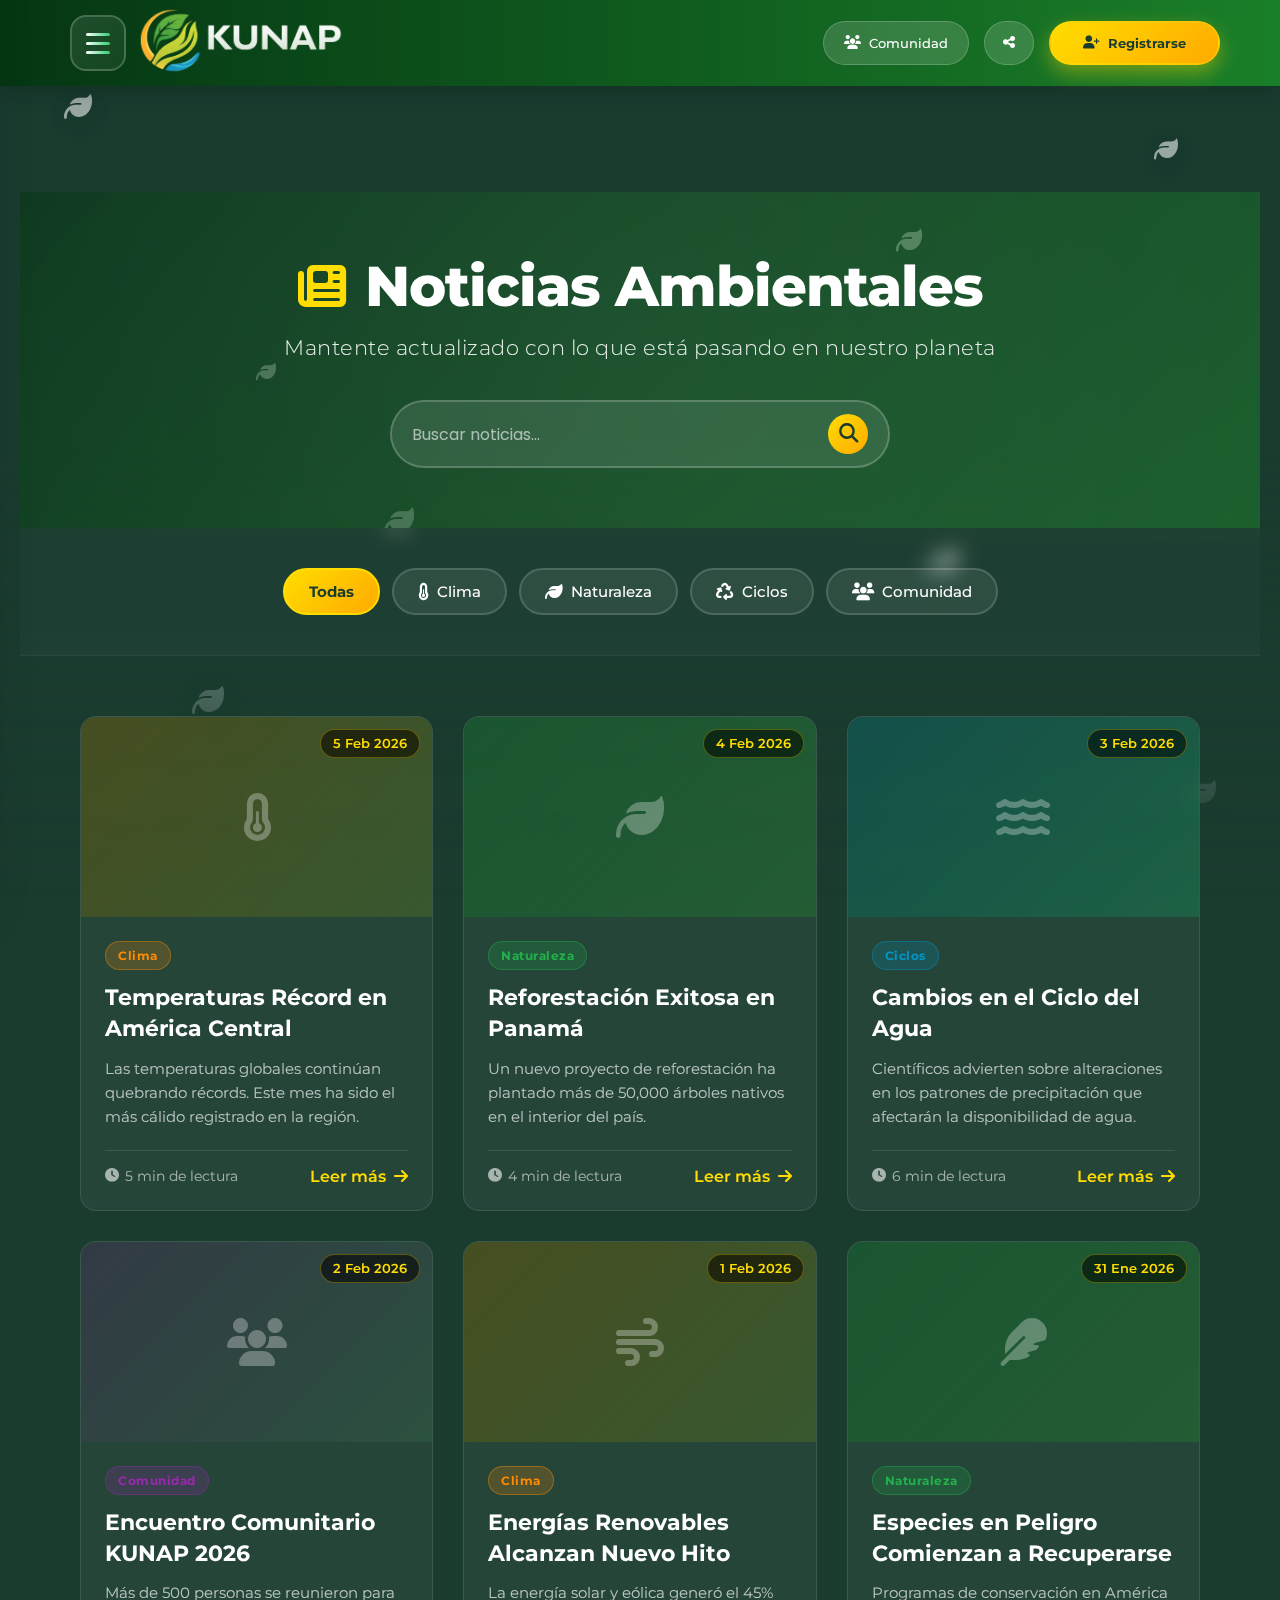
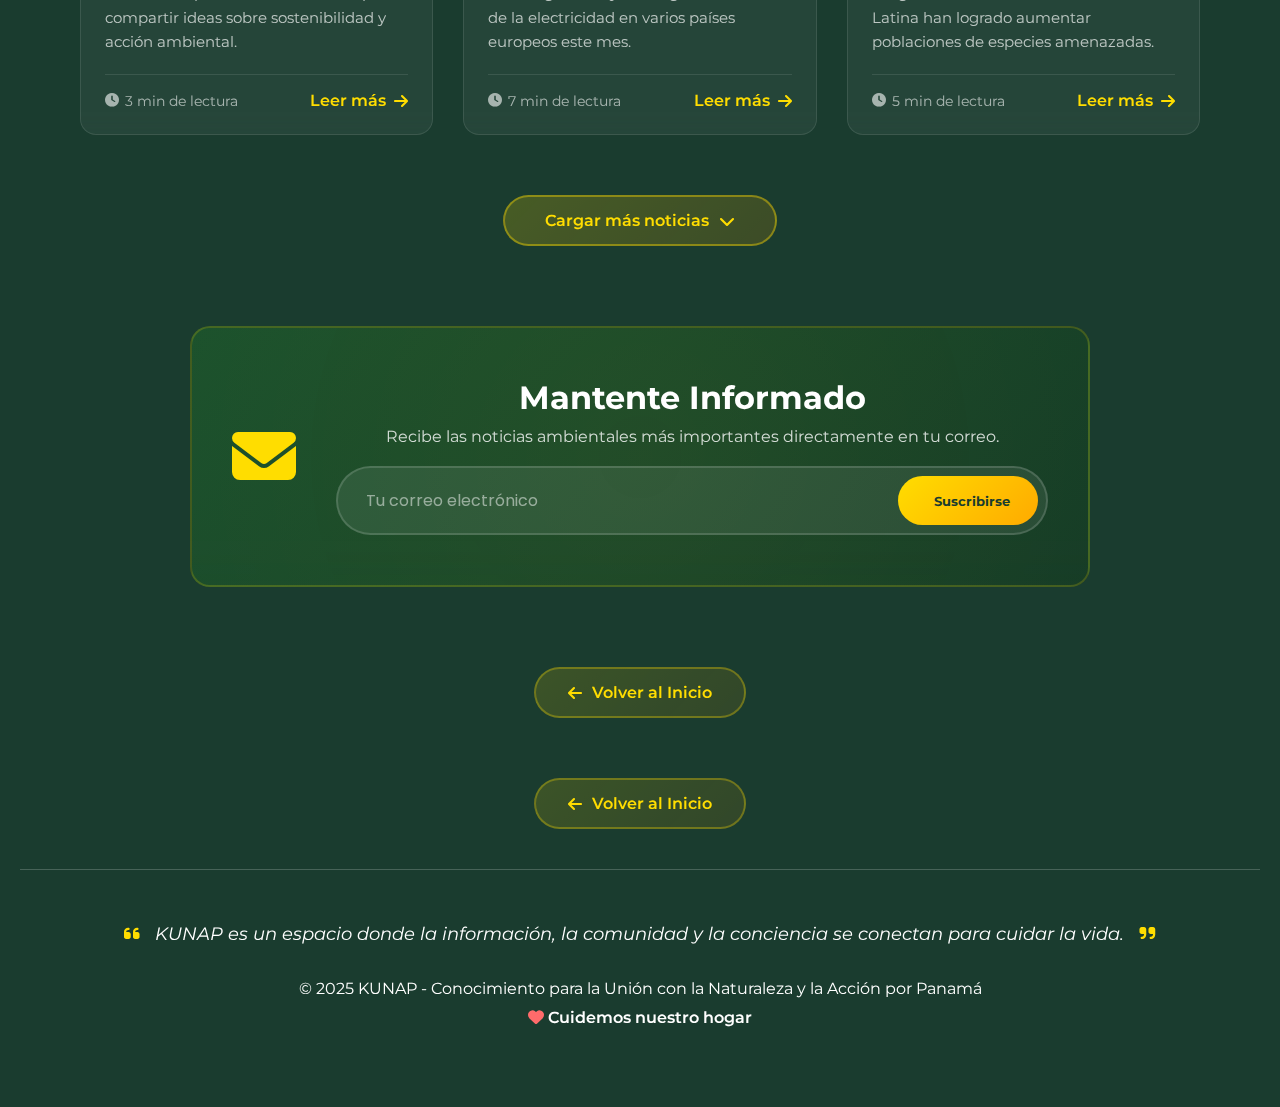
<file: Noticias.html>
<!DOCTYPE html>
<html lang="es">
<head>
    <meta charset="UTF-8">
    <meta name="viewport" content="width=device-width, initial-scale=1.0">
    <title>Noticias Ambientales - KUNAP</title>
    <link rel="stylesheet" href="https://cdnjs.cloudflare.com/ajax/libs/font-awesome/6.4.0/css/all.min.css">
    <link rel="stylesheet" href="CSS/index-style.css">
    <link rel="stylesheet" href="CSS/noticias-style.css">
    <link rel="preconnect" href="https://fonts.googleapis.com">
    <link rel="preconnect" href="https://fonts.gstatic.com" crossorigin>
    <link href="https://fonts.googleapis.com/css2?family=Montserrat:wght@300;400;500;600;700;800&family=Poppins:wght@300;400;500;600;700&family=Quicksand:wght@400;500;600&display=swap" rel="stylesheet">
</head>
<body>
    <!-- Pantalla de carga -->
    <div class="loading-container" id="loadingScreen">
        <!-- Elementos de naturaleza -->
        <div class="nature-elements">
            <div class="mountain mountain-1"></div>
            <div class="mountain mountain-2"></div>
            <div class="mountain mountain-3"></div>
            <div class="mountain mountain-4"></div>
            <div class="cloud cloud-1"></div>
            <div class="cloud cloud-2"></div>
        </div>
        
        <!-- Contenedor del sol animado -->
        <div class="sun-container-loading">
            <!-- Anillos del sol -->
            <div class="sun-ring sun-ring-1"></div>
            <div class="sun-ring sun-ring-2"></div>
            <div class="sun-ring sun-ring-3"></div>
            
            <!-- Rayos del sol -->
            <div class="sun-rays-loading">
                <div class="sun-ray"></div>
                <div class="sun-ray"></div>
                <div class="sun-ray"></div>
                <div class="sun-ray"></div>
                <div class="sun-ray"></div>
                <div class="sun-ray"></div>
                <div class="sun-ray"></div>
                <div class="sun-ray"></div>
                <div class="sun-ray"></div>
                <div class="sun-ray"></div>
                <div class="sun-ray"></div>
                <div class="sun-ray"></div>
            </div>
            
            <!-- Sol central -->
            <div class="sun-loading"></div>
            
            <!-- Partículas solares -->
            <div class="solar-particles" id="solarParticles"></div>
        </div>
        
        <!-- Logo -->
        <div class="loading-logo">
            <i class="fas fa-sun"></i>
        </div>
        
        <!-- Texto -->
        <div class="loading-text">
            <span class="loading-dots">Cargando</span>
        </div>
        
        <!-- Barra de progreso -->
        <div class="progress-container">
            <div class="progress-bar"></div>
        </div>
        
        <!-- Mensaje -->
        <div class="inspiration-message">
            "El sol ilumina nuestro camino hacia un Panamá más verde y conectado con la naturaleza"
        </div>
    </div>

    <div class="planet-background">
        <div class="pulse-animation"></div>
        <div class="floating-leaves">
            <div class="leaf leaf1"><i class="fas fa-leaf"></i></div>
            <div class="leaf leaf2"><i class="fas fa-leaf"></i></div>
            <div class="leaf leaf3"><i class="fas fa-leaf"></i></div>
            <div class="leaf leaf4"><i class="fas fa-leaf"></i></div>
            <div class="leaf leaf5"><i class="fas fa-leaf"></i></div>
            <div class="leaf leaf6"><i class="fas fa-leaf"></i></div>
            <div class="leaf leaf7"><i class="fas fa-leaf"></i></div>
            <div class="leaf leaf8"><i class="fas fa-leaf"></i></div>
        </div>
        <div class="sun-animation">
            <div class="sun"></div>
            <div class="sun-rays"></div>
        </div>
        <div class="water-flow"></div>
    </div>

    <div class="container with-fixed-header">
        <!-- Encabezado actualizado con logo KUNA -->
        <header class="header">
            <button class="hamburger" id="hamburgerBtn" aria-label="Abrir menú" aria-controls="sideMenu" aria-expanded="false">
                <span class="bar bar1"></span>
                <span class="bar bar2"></span>
                <span class="bar bar3"></span>
            </button>

            <div class="header-left">
                <!-- Coloca aquí tu PNG: reemplaza src por la ruta real -->
                <img src="IMG/KUNAP-LOGO.png" alt="KUNAP logo" class="header-logo">
            </div>

            <div class="header-actions">
                <button class="btn-community" id="communityBtn">
                    <i class="fas fa-users"></i>
                    <span>Comunidad</span>
                </button>
                <button class="btn-share" id="shareBtn">
                    <i class="fas fa-share-alt"></i>
                </button>
                <button class="btn-highlight" id="highlightBtn">
                    <i class="fas fa-user-plus"></i>
                    <span>Registrarse</span>
                </button>
            </div>
        </header>

        <!-- Side menu drawer -->
        <nav id="sideMenu" class="side-menu" aria-hidden="true">
            <div class="menu-header">
                <h2 class="menu-title">MENÚ</h2>
                <button class="menu-close" id="menuCloseBtn" aria-label="Cerrar menú">
                    <i class="fas fa-times"></i>
                </button>
            </div>
            <ul class="menu-list">
                <li class="menu-item">
                    <a class="menu-link" href="index.html">
                        <i class="fas fa-home menu-icon"></i>
                        Inicio
                    </a>
                </li>

                <li class="menu-item has-children">
                    <button class="menu-link">
                        <i class="fas fa-thermometer-half menu-icon"></i>
                        Cambio Climático
                        <span class="toggle-icon"><i class="fas fa-chevron-right"></i></span>
                    </button>
                    <ul class="submenu">
                        <li><a href="#"><i class="fas fa-arrows-alt-h submenu-icon"></i> Adaptación</a></li>
                        <li><a href="#"><i class="fas fa-shield-alt submenu-icon"></i> Resiliencia Climática</a></li>
                        <li><a href="#"><i class="fas fa-leaf submenu-icon"></i> Mitigación</a></li>
                    </ul>
                </li>

                <li class="menu-item has-children">
                    <button class="menu-link">
                        <i class="fas fa-leaf menu-icon"></i>
                        Naturaleza Viva
                        <span class="toggle-icon"><i class="fas fa-chevron-right"></i></span>
                    </button>
                    <ul class="submenu">
                        <li><a href="#"><i class="fas fa-globe-americas submenu-icon"></i> Ecosistemas</a></li>
                        <li><a href="#"><i class="fas fa-seedling submenu-icon"></i> Plantas y Árboles</a></li>
                        <li><a href="#"><i class="fas fa-dove submenu-icon"></i> Animales</a></li>
                        <li><a href="#"><i class="fas fa-mountain submenu-icon"></i> Factores Naturales</a></li>
                    </ul>
                </li>

                <li class="menu-item">
                    <a class="menu-link" href="ciclos.html">
                        <i class="fas fa-recycle menu-icon"></i>
                        Ciclos
                    </a>
                </li>

                <li class="menu-item">
                    <a class="menu-link" href="#">
                        <i class="fas fa-paw menu-icon"></i>
                        Seres Vivos
                    </a>
                </li>
                <li class="menu-item">
                    <a class="menu-link" href="#">
                        <i class="fas fa-newspaper menu-icon"></i>
                        Noticias Ambientales
                    </a>
                </li>
                <li class="menu-item">
                    <a class="menu-link" href="#">
                        <i class="fas fa-comments menu-icon"></i>
                        Foro Ambiental
                    </a>
                </li>
            </ul>
        </nav>

        <!-- Noticias Hero Section -->
        <section class="noticias-hero">
            <div class="noticias-hero-content">
                <h1 class="noticias-title">
                    <i class="fas fa-newspaper"></i>
                    Noticias Ambientales
                </h1>
                <p class="noticias-subtitle">Mantente actualizado con lo que está pasando en nuestro planeta</p>
                
                <div class="search-container">
                    <input type="text" class="search-input" placeholder="Buscar noticias...">
                    <button class="search-btn">
                        <i class="fas fa-search"></i>
                    </button>
                </div>
            </div>
        </section>

        <!-- Filter Section -->
        <section class="noticias-filters">
            <div class="filters-wrapper">
                <div class="filter-group">
                    <button class="filter-btn active" data-filter="all">
                        <span>Todas</span>
                    </button>
                    <button class="filter-btn" data-filter="clima">
                        <i class="fas fa-thermometer-half"></i>
                        <span>Clima</span>
                    </button>
                    <button class="filter-btn" data-filter="naturaleza">
                        <i class="fas fa-leaf"></i>
                        <span>Naturaleza</span>
                    </button>
                    <button class="filter-btn" data-filter="ciclos">
                        <i class="fas fa-recycle"></i>
                        <span>Ciclos</span>
                    </button>
                    <button class="filter-btn" data-filter="comunidad">
                        <i class="fas fa-users"></i>
                        <span>Comunidad</span>
                    </button>
                </div>
            </div>
        </section>

        <!-- Noticias Grid -->
        <section class="noticias-section">
            <div class="noticias-container">
                <!-- Noticia 1 -->
                <article class="noticia-card" data-category="clima">
                    <div class="noticia-image">
                        <div class="image-placeholder clima">
                            <i class="fas fa-thermometer-half"></i>
                        </div>
                        <span class="noticia-date">5 Feb 2026</span>
                    </div>
                    <div class="noticia-content">
                        <span class="noticia-category clima-tag">Clima</span>
                        <h3 class="noticia-titulo">Temperaturas Récord en América Central</h3>
                        <p class="noticia-desc">Las temperaturas globales continúan quebrando récords. Este mes ha sido el más cálido registrado en la región.</p>
                        <div class="noticia-footer">
                            <span class="noticia-reading-time"><i class="fas fa-clock"></i> 5 min de lectura</span>
                            <a href="#" class="noticia-link">Leer más <i class="fas fa-arrow-right"></i></a>
                        </div>
                    </div>
                </article>

                <!-- Noticia 2 -->
                <article class="noticia-card" data-category="naturaleza">
                    <div class="noticia-image">
                        <div class="image-placeholder naturaleza">
                            <i class="fas fa-leaf"></i>
                        </div>
                        <span class="noticia-date">4 Feb 2026</span>
                    </div>
                    <div class="noticia-content">
                        <span class="noticia-category naturaleza-tag">Naturaleza</span>
                        <h3 class="noticia-titulo">Reforestación Exitosa en Panamá</h3>
                        <p class="noticia-desc">Un nuevo proyecto de reforestación ha plantado más de 50,000 árboles nativos en el interior del país.</p>
                        <div class="noticia-footer">
                            <span class="noticia-reading-time"><i class="fas fa-clock"></i> 4 min de lectura</span>
                            <a href="#" class="noticia-link">Leer más <i class="fas fa-arrow-right"></i></a>
                        </div>
                    </div>
                </article>

                <!-- Noticia 3 -->
                <article class="noticia-card" data-category="ciclos">
                    <div class="noticia-image">
                        <div class="image-placeholder ciclos">
                            <i class="fas fa-water"></i>
                        </div>
                        <span class="noticia-date">3 Feb 2026</span>
                    </div>
                    <div class="noticia-content">
                        <span class="noticia-category ciclos-tag">Ciclos</span>
                        <h3 class="noticia-titulo">Cambios en el Ciclo del Agua</h3>
                        <p class="noticia-desc">Científicos advierten sobre alteraciones en los patrones de precipitación que afectarán la disponibilidad de agua.</p>
                        <div class="noticia-footer">
                            <span class="noticia-reading-time"><i class="fas fa-clock"></i> 6 min de lectura</span>
                            <a href="#" class="noticia-link">Leer más <i class="fas fa-arrow-right"></i></a>
                        </div>
                    </div>
                </article>

                <!-- Noticia 4 -->
                <article class="noticia-card" data-category="comunidad">
                    <div class="noticia-image">
                        <div class="image-placeholder comunidad">
                            <i class="fas fa-users"></i>
                        </div>
                        <span class="noticia-date">2 Feb 2026</span>
                    </div>
                    <div class="noticia-content">
                        <span class="noticia-category comunidad-tag">Comunidad</span>
                        <h3 class="noticia-titulo">Encuentro Comunitario KUNAP 2026</h3>
                        <p class="noticia-desc">Más de 500 personas se reunieron para compartir ideas sobre sostenibilidad y acción ambiental.</p>
                        <div class="noticia-footer">
                            <span class="noticia-reading-time"><i class="fas fa-clock"></i> 3 min de lectura</span>
                            <a href="#" class="noticia-link">Leer más <i class="fas fa-arrow-right"></i></a>
                        </div>
                    </div>
                </article>

                <!-- Noticia 5 -->
                <article class="noticia-card" data-category="clima">
                    <div class="noticia-image">
                        <div class="image-placeholder clima">
                            <i class="fas fa-wind"></i>
                        </div>
                        <span class="noticia-date">1 Feb 2026</span>
                    </div>
                    <div class="noticia-content">
                        <span class="noticia-category clima-tag">Clima</span>
                        <h3 class="noticia-titulo">Energías Renovables Alcanzan Nuevo Hito</h3>
                        <p class="noticia-desc">La energía solar y eólica generó el 45% de la electricidad en varios países europeos este mes.</p>
                        <div class="noticia-footer">
                            <span class="noticia-reading-time"><i class="fas fa-clock"></i> 7 min de lectura</span>
                            <a href="#" class="noticia-link">Leer más <i class="fas fa-arrow-right"></i></a>
                        </div>
                    </div>
                </article>

                <!-- Noticia 6 -->
                <article class="noticia-card" data-category="naturaleza">
                    <div class="noticia-image">
                        <div class="image-placeholder naturaleza">
                            <i class="fas fa-feather"></i>
                        </div>
                        <span class="noticia-date">31 Ene 2026</span>
                    </div>
                    <div class="noticia-content">
                        <span class="noticia-category naturaleza-tag">Naturaleza</span>
                        <h3 class="noticia-titulo">Especies en Peligro Comienzan a Recuperarse</h3>
                        <p class="noticia-desc">Programas de conservación en América Latina han logrado aumentar poblaciones de especies amenazadas.</p>
                        <div class="noticia-footer">
                            <span class="noticia-reading-time"><i class="fas fa-clock"></i> 5 min de lectura</span>
                            <a href="#" class="noticia-link">Leer más <i class="fas fa-arrow-right"></i></a>
                        </div>
                    </div>
                </article>
            </div>

            <!-- Load More Button -->
            <div class="load-more-container">
                <button class="load-more-btn">
                    <span>Cargar más noticias</span>
                    <i class="fas fa-chevron-down"></i>
                </button>
            </div>
        </section>

        <!-- Newsletter Section -->
        <section class="newsletter-section">
            <div class="newsletter-content">
                <div class="newsletter-icon">
                    <i class="fas fa-envelope"></i>
                </div>
                <div class="newsletter-text">
                    <h3 class="newsletter-title">Mantente Informado</h3>
                    <p class="newsletter-desc">Recibe las noticias ambientales más importantes directamente en tu correo.</p>
                    
                    <div class="newsletter-form">
                        <input type="email" class="newsletter-input" placeholder="Tu correo electrónico">
                        <button class="newsletter-btn">
                            <i class="fas fa-send"></i>
                            <span>Suscribirse</span>
                        </button>
                    </div>
                </div>
            </div>
        </section>

        <!-- Back to Home Button -->
        <section class="back-to-home-section">
            <a href="index.html" class="back-to-home-btn">
                <i class="fas fa-arrow-left"></i>
                <span>Volver al Inicio</span>
            </a>
        </section>

        <!-- Back to Home Button -->
        <section class="back-to-home-section">
            <a href="index.html" class="back-to-home-btn">
                <i class="fas fa-arrow-left"></i>
                <span>Volver al Inicio</span>
            </a>
        </section>

        <!-- Footer -->
        <footer class="footer">
            <div class="footer-content">
                <div class="footer-message">
                    <p class="footer-quote">
                        <i class="fas fa-quote-left"></i>
                        KUNAP es un espacio donde la información, la comunidad y la conciencia se conectan para cuidar la vida.
                        <i class="fas fa-quote-right"></i>
                    </p>
                </div>
                <div class="footer-copy">
                    <p>© 2025 KUNAP - Conocimiento para la Unión con la Naturaleza y la Acción por Panamá</p>
                    <p class="earth-message">
                        <i class="fas fa-heart"></i> Cuidemos nuestro hogar
                    </p>
                </div>
            </div>
        </footer>
    </div>

    <!-- Loading Screen Script -->
    <script>
        // Generar partículas solares dinámicamente
        const solarParticles = document.getElementById('solarParticles');
        const particleCount = 20;
        
        for (let i = 0; i < particleCount; i++) {
            const particle = document.createElement('div');
            particle.className = 'solar-particle';
            
            // Posición aleatoria
            const angle = Math.random() * Math.PI * 2;
            const distance = 120 + Math.random() * 80;
            const tx = Math.cos(angle) * distance;
            const ty = Math.sin(angle) * distance;
            
            // Asignar posición inicial
            particle.style.left = '50%';
            particle.style.top = '50%';
            particle.style.setProperty('--tx', `${tx}px`);
            particle.style.setProperty('--ty', `${ty}px`);
            
            // Retardo aleatorio en la animación
            particle.style.animationDelay = `${Math.random() * 2}s`;
            
            // Tamaño aleatorio
            const size = 3 + Math.random() * 5;
            particle.style.width = `${size}px`;
            particle.style.height = `${size}px`;
            
            solarParticles.appendChild(particle);
        }
        
        // Ocultar pantalla de carga cuando la página esté completamente cargada
        window.addEventListener('load', function() {
            setTimeout(() => {
                const loadingScreen = document.getElementById('loadingScreen');
                
                // Agregar clase hidden para ocultar con animación
                loadingScreen.classList.add('hidden');
                
            }, 500); // Pequeña pausa para que vea la animación final
        });

        // También ocultar si tarda demasiado (máximo 8 segundos)
        setTimeout(() => {
            const loadingScreen = document.getElementById('loadingScreen');
            if (!loadingScreen.classList.contains('hidden')) {
                loadingScreen.classList.add('hidden');
            }
        }, 8000);
    </script>

    <script src="JS/MENU.js"></script>
</body>
</html>
</file>
<file: CSS/index-style.css>
/* Estilos generales */
* {
    margin: 0;
    padding: 0;
    box-sizing: border-box;
    font-family: 'Montserrat', 'Segoe UI', Tahoma, Geneva, Verdana, sans-serif;
}

:root {
    --primary: #1a7f5c;
    --secondary: #2ecc71;
    --accent: #3498db;
    --header-height: 86px;
    --dark: #1a3c2f;
    --light: #f0f9f5;
    --card-bg: rgba(255, 255, 255, 0.9);
    --shadow: 0 10px 30px rgba(0, 0, 0, 0.1);
    --shadow-hover: 0 15px 40px rgba(0, 0, 0, 0.15);
    --transition: all 0.3s ease;
}

body {
    background: #1a3c2f; /* Fondo sólido oscuro para el desvanecimiento de la imagen */
    color: #333;
    min-height: 100vh;
    overflow-x: hidden;
}

.container {
    max-width: 1400px;
    margin: 0 auto;
    padding: 20px;
    position: relative;
    z-index: 10;
}

/* Acomodar contenido para header fijo */
.with-fixed-header {
    padding-top: calc(var(--header-height) + 20px);
}

/* --- IMAGEN DE FONDO EN 4K MEJORADA --- */
.planet-background {
    position: fixed;
    top: 0;
    left: 0;
    width: 100%;
    height: 100%;
    z-index: 1;
    overflow: hidden;
    background-image: url('https://th.bing.com/th/id/R.565206efa11001d6181fc8d6332b7943?rik=JleRR%2fobLoyNfg&riu=http%3a%2f%2fwww.panamatour.it%2fwp-content%2fuploads%2f2017%2f08%2fSloth_panama-.jpg&ehk=KSgEPOnap2EKBFJ2UKsjKO18PNG6%2bJcbfll5VPhFpLQ%3d&risl=&pid=ImgRaw&r=0');
    background-size: cover;
    background-position: center;
    background-attachment: fixed;
    
    /* Efecto Fade Out hacia el fondo verde */
    -webkit-mask-image: linear-gradient(to bottom, rgba(0,0,0,1) 50%, rgba(0,0,0,0.3) 80%, transparent 100%);
    mask-image: linear-gradient(to bottom, rgba(0,0,0,1) 50%, rgba(0,0,0,0.3) 80%, transparent 100%);
}

.planet-background::before {
    content: '';
    position: absolute;
    top: 0; 
    left: 0; 
    width: 100%; 
    height: 100%;
    /* Capa para mejorar contraste */
    background: rgba(26, 60, 47, 0.4);
    
    /* EFECTO BORROSO SUAVE */
    backdrop-filter: blur(3px); 
    -webkit-backdrop-filter: blur(3px);
    
    z-index: 2;
}

/* --- LOGO KUNAP MEJORADO --- */
.header {
    display: flex;
    justify-content: flex-start;
    align-items: center;
    padding: 0 60px;
    height: var(--header-height);
    margin-bottom: 0;
    position: fixed;
    top: 0;
    left: 0;
    width: 100vw;
    z-index: 9999;
    animation: headerSlideDown 0.6s ease-out;

    /* Usar mismo verde que el footer/elementos: --secondary */
    background: linear-gradient(90deg, #053613, #1a7f29);
    box-shadow: 0 6px 20px rgba(0,0,0,0.18);
    color: white;
}

/* Contenedor para el logo en la esquina superior izquierda */
.header-left {
    display: flex;
    align-items: center;
    gap: 8px;
    margin-left: 12px; /* espacio entre el botón hamburger y el logo */
    padding-left: 0;
}

.header-logo {
    display: block;
    height: 72px; /* aumentado sin tocar la altura de la barra */
    width: auto;
    object-fit: contain;
    max-height: calc(var(--header-height) - 8px);
}

@media (max-width: 768px) {
    .header-logo {
        height: 64px;
        max-height: calc(var(--header-height) - 8px);
    }
    .header-left { margin-left: 8px; }
}

/* --- MENÚ HAMBURGUESA CREATIVO --- */
.hamburger {
    display: inline-flex;
    flex-direction: column;
    align-items: center;
    justify-content: center;
    width: 56px;
    height: 56px;
    background: linear-gradient(135deg, rgba(255,255,255,0.1), rgba(255,255,255,0.05));
    backdrop-filter: blur(10px);
    border: 2px solid rgba(255, 255, 255, 0.2);
    border-radius: 16px;
    cursor: pointer;
    margin-left: 10px;
    transition: all 0.4s cubic-bezier(0.175, 0.885, 0.32, 1.275);
    position: relative;
    overflow: hidden;
    z-index: 10001;
}

.hamburger::before {
    content: '';
    position: absolute;
    top: 0;
    left: -100%;
    width: 100%;
    height: 100%;
    background: linear-gradient(90deg, transparent, rgba(255,255,255,0.2), transparent);
    transition: all 0.6s ease;
}

.hamburger:hover::before {
    left: 100%;
}

.hamburger:hover {
    transform: rotate(180deg);
    background: linear-gradient(135deg, rgba(255,255,255,0.2), rgba(255,255,255,0.1));
    border-color: rgba(255, 255, 255, 0.3);
    box-shadow: 0 10px 30px rgba(0,0,0,0.3);
}

.hamburger .bar {
    display: block;
    width: 24px;
    height: 3px;
    background: linear-gradient(90deg, #fff, #2ecc71);
    margin: 3px 0;
    transition: all 0.4s cubic-bezier(0.175, 0.885, 0.32, 1.275);
    border-radius: 3px;
    transform-origin: center;
}

.hamburger.active { 
    transform: rotate(360deg);
    background: linear-gradient(135deg, rgba(46, 204, 113, 0.3), rgba(255,255,255,0.1));
}

.hamburger.active .bar1 { 
    transform: translateY(8px) rotate(45deg) scaleX(1.1);
    background: linear-gradient(90deg, #ffdd00, #ffaa00);
}

.hamburger.active .bar2 { 
    opacity: 0; 
    transform: scaleX(0);
}

.hamburger.active .bar3 { 
    transform: translateY(-8px) rotate(-45deg) scaleX(1.1);
    background: linear-gradient(90deg, #ffdd00, #ffaa00);
}

/* --- MENÚ LATERAL CREATIVO Y ANIMADO --- */
.side-menu {
    position: fixed;
    top: 0;
    left: 0;
    height: 100vh;
    width: 320px;
    max-width: 85vw;
    background: linear-gradient(180deg, rgba(11, 65, 3, 0.95), rgba(27, 90, 20, 0.95));
    backdrop-filter: blur(20px);
    -webkit-backdrop-filter: blur(20px);
    color: white;
    transform: translateX(-110%) rotateY(-15deg);
    transform-origin: left center;
    transition: all 0.6s cubic-bezier(0.68, -0.55, 0.265, 1.55);
    box-shadow: 6px 0 60px rgba(0,0,0,0.4);
    padding: calc(var(--header-height) + 40px) 0 40px 0;
    z-index: 10000;
    overflow-y: auto;
    overflow-x: hidden;
    perspective: 1000px;
    border-right: 2px solid rgba(255, 255, 255, 0.15);
}

/* Scrollbar personalizada casi transparente */
.side-menu::-webkit-scrollbar {
    width: 6px;
}

.side-menu::-webkit-scrollbar-track {
    background: transparent;
}

.side-menu::-webkit-scrollbar-thumb {
    background: rgba(255, 255, 255, 0.15);
    border-radius: 3px;
}

.side-menu::-webkit-scrollbar-thumb:hover {
    background: rgba(255, 255, 255, 0.25);
}

.side-menu::before {
    content: '';
    position: absolute;
    top: 0;
    left: 0;
    width: 100%;
    height: 100%;
    background: 
        radial-gradient(circle at 20% 30%, rgba(255, 255, 255, 0.1) 0%, transparent 50%),
        radial-gradient(circle at 80% 70%, rgba(46, 204, 113, 0.1) 0%, transparent 50%);
    pointer-events: none;
    z-index: 1;
}

.side-menu.open { 
    transform: translateX(0) rotateY(0);
    animation: menuGlow 4s infinite alternate;
}

@keyframes menuGlow {
    0% {
        box-shadow: 6px 0 60px rgba(0,0,0,0.4), 0 0 0 rgba(46, 204, 113, 0);
    }
    100% {
        box-shadow: 6px 0 60px rgba(0,0,0,0.4), 0 0 40px rgba(46, 204, 113, 0.3);
    }
}

/* Efecto de entrada para items del menú */
.side-menu.open .menu-item {
    animation: menuItemSlide 0.8s cubic-bezier(0.175, 0.885, 0.32, 1.275) forwards;
    opacity: 0;
    transform: translateX(-50px);
}

@keyframes menuItemSlide {
    0% {
        opacity: 0;
        transform: translateX(-50px) rotateX(45deg);
    }
    100% {
        opacity: 1;
        transform: translateX(0) rotateX(0);
    }
}

/* Retrasos escalonados para cada item del menú */
.side-menu.open .menu-item:nth-child(1) { animation-delay: 0.1s; }
.side-menu.open .menu-item:nth-child(2) { animation-delay: 0.2s; }
.side-menu.open .menu-item:nth-child(3) { animation-delay: 0.3s; }
.side-menu.open .menu-item:nth-child(4) { animation-delay: 0.4s; }
.side-menu.open .menu-item:nth-child(5) { animation-delay: 0.5s; }
.side-menu.open .menu-item:nth-child(6) { animation-delay: 0.6s; }

/* Menu header with title and close button */
.menu-header {
    display: flex;
    justify-content: space-between;
    align-items: center;
    padding: 0 20px 30px 20px;
    border-bottom: 2px solid rgba(255, 255, 255, 0.15);
    margin-bottom: 20px;
    position: relative;
    z-index: 3;
}

.menu-title {
    font-size: 24px;
    font-weight: 700;
    color: white;
    margin: 0;
    letter-spacing: 2px;
}

.menu-close {
    background: transparent;
    border: none;
    color: white;
    font-size: 28px;
    cursor: pointer;
    width: 40px;
    height: 40px;
    display: flex;
    align-items: center;
    justify-content: center;
    transition: all 0.3s ease;
    border-radius: 8px;
}

.menu-close:hover {
    background: rgba(255, 255, 255, 0.1);
    transform: rotate(90deg);
    color: #ffdd00;
}

.menu-list { 
    list-style: none; 
    padding: 0; 
    margin: 0; 
    position: relative;
    z-index: 2;
}

.menu-item { 
    margin-bottom: 4px;
    position: relative;
    padding: 0 15px;
}

/* Efecto de fondo para items activos */
.menu-item::before {
    content: '';
    position: absolute;
    top: 0;
    left: 0;
    width: 100%;
    height: 100%;
    background: linear-gradient(90deg, transparent, rgba(255, 255, 255, 0.05), transparent);
    opacity: 0;
    transition: opacity 0.3s ease;
    z-index: 1;
}

.menu-item:hover::before {
    opacity: 1;
}

/* Botones principales del menú */
.menu-link {
    display: flex;
    align-items: center;
    justify-content: flex-start;
    width: 100%;
    background: transparent;
    color: white;
    border: none;
    padding: 18px 20px;
    font-size: 16px;
    font-weight: 500;
    text-align: left;
    cursor: pointer;
    border-radius: 12px;
    position: relative;
    z-index: 2;
    transition: all 0.4s cubic-bezier(0.175, 0.885, 0.32, 1.275);
    overflow: hidden;
    transform-origin: left center;
    text-decoration: none;
    gap: 12px;
    box-sizing: border-box;
}


/* Asegurar que los enlaces dentro de menu-link no tengan subrayado */
.menu-link,
a.menu-link {
    text-decoration: none !important;
    color: white !important;
    display: flex;
    align-items: center;
    justify-content: flex-start;
}

.menu-link::after {
    content: '';
    position: absolute;
    top: 0;
    left: -100%;
    width: 100%;
    height: 100%;
    background: linear-gradient(90deg, transparent, rgba(255, 255, 255, 0.1), transparent);
    transition: left 0.6s ease;
}

.menu-link:hover {
    background: rgba(255, 255, 255, 0.08);
    transform: translateX(10px);
    box-shadow: 0 10px 30px rgba(0, 0, 0, 0.2);
}

.menu-link:hover::after {
    left: 100%;
}

.menu-link:hover .menu-icon {
    transform: scale(1.2) rotate(15deg);
    color: #ffdd00;
}

.menu-link:hover .toggle-icon {
    transform: translateX(5px);
    color: #ffdd00;
}

/* Íconos del menú */
.menu-icon {
    margin-right: 15px;
    font-size: 18px;
    color: rgba(255, 255, 255, 0.8);
    transition: all 0.3s ease;
    width: 24px;
    text-align: center;
}

.toggle-icon {
    transition: all 0.3s ease;
    font-size: 12px;
    color: rgba(255, 255, 255, 0.6);
    margin-left: 15px;
}

/* Submenú con animación mejorada */
.submenu {
    list-style: none;
    padding-left: 50px;
    margin: 5px 0 15px 0;
    max-height: 0;
    overflow: hidden;
    transition: all 0.5s cubic-bezier(0.175, 0.885, 0.32, 1.275);
    opacity: 0;
    transform-origin: top;
    transform: scaleY(0);
}

.menu-item.open > .submenu {
    opacity: 1;
    max-height: 500px;
    transform: scaleY(1);
    animation: submenuReveal 0.4s ease-out;
}

@keyframes submenuReveal {
    0% {
        transform: scaleY(0);
        opacity: 0;
    }
    100% {
        transform: scaleY(1);
        opacity: 1;
    }
}

.submenu li {
    position: relative;
    margin-bottom: 2px;
}

.submenu li a {
    display: flex;
    align-items: center;
    color: rgba(255, 255, 255, 0.85);
    padding: 14px 15px;
    font-size: 15px;
    text-decoration: none;
    border-radius: 10px;
    transition: all 0.3s ease;
    position: relative;
    overflow: hidden;
}

.submenu li a::before {
    content: '';
    position: absolute;
    left: 0;
    top: 0;
    height: 100%;
    width: 3px;
    background: linear-gradient(to bottom, #ffdd00, #2ecc71);
    transform: scaleY(0);
    transition: transform 0.3s ease;
    transform-origin: top;
}

.submenu li a:hover::before {
    transform: scaleY(1);
}

.submenu li a:hover {
    background: rgba(255, 255, 255, 0.05);
    color: white;
    transform: translateX(5px);
    padding-left: 20px;
}

.submenu li a:hover .submenu-icon {
    transform: scale(1.2);
    color: #ffdd00;
}

.submenu-icon {
    margin-right: 12px;
    font-size: 14px;
    color: rgba(255, 255, 255, 0.6);
    transition: all 0.3s ease;
    width: 20px;
    text-align: center;
}

/* Animación para el ícono de toggle */
.menu-item.open > .menu-link .toggle-icon {
    transform: rotate(90deg);
    color: #ffdd00;
}

/* Logo styles removed per user request */

.header-actions {
    display: flex;
    gap: 15px;
    margin-left: auto;
}

.btn-community, .btn-share {
    background: rgba(255, 255, 255, 0.15);
    backdrop-filter: blur(10px);
    border: 1px solid rgba(255, 255, 255, 0.2);
    color: white;
    padding: 12px 20px;
    border-radius: 50px;
    cursor: pointer;
    display: flex;
    align-items: center;
    gap: 8px;
    font-weight: 500;
    transition: var(--transition);
}

.btn-community:hover, .btn-share:hover {
    background: rgba(255, 255, 255, 0.25);
    transform: translateY(-3px);
    box-shadow: 0 10px 25px rgba(0, 0, 0, 0.2);
}

.btn-share {
    padding: 12px;
    width: 50px;
    justify-content: center;
}

.btn-highlight {
    background: linear-gradient(135deg, #ffdd00, #ffaa00);
    backdrop-filter: blur(10px);
    border: 2px solid rgba(255, 221, 0, 0.4);
    color: #1a3c2f;
    padding: 12px 32px;
    border-radius: 50px;
    cursor: pointer;
    display: flex;
    align-items: center;
    gap: 8px;
    font-weight: 700;
    transition: all 0.3s cubic-bezier(0.175, 0.885, 0.32, 1.275);
    position: relative;
    overflow: hidden;
    box-shadow: 0 8px 20px rgba(255, 221, 0, 0.4);
    min-width: 150px;
    justify-content: center;
}

.btn-highlight::before {
    content: '';
    position: absolute;
    top: 0;
    left: -100%;
    width: 100%;
    height: 100%;
    background: linear-gradient(90deg, transparent, rgba(255, 255, 255, 0.3), transparent);
    transition: left 0.6s ease;
}

.btn-highlight:hover {
    background: linear-gradient(135deg, #ffaa00, #ffdd00);
    transform: translateY(-5px) scale(1.05);
    box-shadow: 0 15px 40px rgba(255, 221, 0, 0.6);
    border-color: rgba(255, 221, 0, 0.6);
}

.btn-highlight:hover::before {
    left: 100%;
}

.btn-highlight i {
    animation: starPulse 1.5s infinite ease-in-out;
}

@keyframes starPulse {
    0%, 100% { transform: scale(1); }
    50% { transform: scale(1.15); }
}

/* --- HERO SECTION COMO LA IMAGEN DE REFERENCIA --- */
.hero-section {
    margin-bottom: 60px;
    position: relative;
    z-index: 15;
}

.hero-content {
    display: flex;
    flex-direction: column;
    gap: 40px;
    animation: contentFadeIn 1.5s ease-out;
}

@keyframes contentFadeIn {
    0% { opacity: 0; transform: translateY(30px); }
    100% { opacity: 1; transform: translateY(0); }
}

.hero-message-container {
    background: rgba(255, 255, 255, 0.1);
    backdrop-filter: blur(20px);
    -webkit-backdrop-filter: blur(20px);
    border: 1px solid rgba(255, 255, 255, 0.2);
    border-radius: 30px;
    padding: 60px;
    box-shadow: 0 25px 50px rgba(0, 0, 0, 0.3);
    max-width: 1200px;
    margin: 0 auto;
    position: relative;
    overflow: hidden;
}

.hero-message-container::before {
    content: '';
    position: absolute;
    top: 0;
    left: 0;
    width: 100%;
    height: 5px;
    background: linear-gradient(90deg, #2ecc71, #3498db, #ffdd00);
}

.main-quote {
    font-family: 'Montserrat', sans-serif;
    font-size: 56px;
    font-weight: 800;
    color: white;
    margin-bottom: 20px;
    line-height: 1.2;
    text-shadow: 0 4px 20px rgba(0, 0, 0, 0.5);
}

.quote-line {
    display: block;
}

.quote-line .highlight {
    color: #ffdd00;
    text-shadow: 0 0 15px rgba(255, 221, 0, 0.7);
    position: relative;
}

.quote-line .highlight::after {
    content: '';
    position: absolute;
    bottom: -2px;
    left: 0;
    width: 100%;
    height: 3px;
    background: #ffdd00;
    border-radius: 2px;
    animation: highlightPulse 2s infinite alternate;
}

@keyframes highlightPulse {
    0% { opacity: 0.5; }
    100% { opacity: 1; }
}

.sub-quote {
    font-size: 24px;
    color: rgba(255, 255, 255, 0.95);
    margin-bottom: 40px;
    line-height: 1.6;
    font-weight: 400;
    position: relative;
    padding-left: 20px;
    border-left: 3px solid #ffdd00;
}

.quote-icon {
    color: #ffdd00;
    margin-right: 10px;
}

/* --- ESTADÍSTICAS COMO EN LA IMAGEN --- */
.stats-container {
    display: flex;
    justify-content: space-around;
    flex-wrap: wrap;
    gap: 30px;
    margin: 40px 0;
    animation: statsFadeIn 2s ease-out 0.5s both;
}

@keyframes statsFadeIn {
    0% { opacity: 0; transform: translateY(30px); }
    100% { opacity: 1; transform: translateY(0); }
}

.stat-item {
    text-align: center;
    background: rgba(255, 255, 255, 0.1);
    backdrop-filter: blur(15px);
    border-radius: 20px;
    padding: 25px 20px;
    min-width: 200px;
    border: 1px solid rgba(255, 255, 255, 0.2);
    transition: var(--transition);
    position: relative;
    overflow: hidden;
}

.stat-item::before {
    content: '';
    position: absolute;
    top: 0;
    left: 0;
    width: 100%;
    height: 100%;
    background: linear-gradient(135deg, rgba(255, 255, 255, 0.05), transparent);
    z-index: 1;
}

.stat-item:hover {
    transform: translateY(-10px);
    background: rgba(255, 255, 255, 0.15);
    box-shadow: 0 20px 40px rgba(0, 0, 0, 0.3);
}

.stat-number {
    font-size: 42px;
    font-weight: 800;
    color: #ffdd00;
    display: block;
    margin-bottom: 10px;
    text-shadow: 0 2px 10px rgba(255, 221, 0, 0.5);
    position: relative;
    z-index: 2;
}

.stat-label {
    font-size: 18px;
    color: rgba(255, 255, 255, 0.9);
    font-weight: 500;
    position: relative;
    z-index: 2;
}

/* --- BOTÓN DE UNIRSE A LA COMUNIDAD --- */
.cta-container {
    text-align: center;
    margin-top: 40px;
    animation: ctaFadeIn 2s ease-out 1s both;
}

@keyframes ctaFadeIn {
    0% { opacity: 0; transform: translateY(30px); }
    100% { opacity: 1; transform: translateY(0); }
}

.btn-join {
    background: linear-gradient(135deg, #ffdd00, #ffaa00);
    color: #1a3c2f;
    border: none;
    padding: 20px 40px;
    border-radius: 50px;
    font-size: 20px;
    font-weight: 700;
    cursor: pointer;
    display: inline-flex;
    align-items: center;
    gap: 15px;
    transition: all 0.4s cubic-bezier(0.175, 0.885, 0.32, 1.275);
    box-shadow: 0 10px 30px rgba(255, 221, 0, 0.4);
    position: relative;
    overflow: hidden;
}

.btn-join::before {
    content: '';
    position: absolute;
    top: 0;
    left: -100%;
    width: 100%;
    height: 100%;
    background: linear-gradient(90deg, transparent, rgba(255, 255, 255, 0.4), transparent);
    transition: all 0.6s ease;
}

.btn-join:hover::before {
    left: 100%;
}

.btn-join:hover {
    background: linear-gradient(135deg, #ffaa00, #ffdd00);
    transform: translateY(-8px) scale(1.05);
    box-shadow: 0 20px 40px rgba(255, 221, 0, 0.6);
    letter-spacing: 1px;
}

.btn-icon {
    font-size: 24px;
}

/* --- TARJETAS CREATIVAS Y MEJORADAS --- */
.menu-cards {
    margin-bottom: 80px;
    position: relative;
    z-index: 15;
    animation: sectionFadeIn 1.5s ease-out 1.5s both;
}

@keyframes sectionFadeIn {
    0% { opacity: 0; }
    100% { opacity: 1; }
}

.section-title {
    font-family: 'Montserrat', sans-serif;
    font-size: 42px;
    font-weight: 800;
    color: white;
    text-align: center;
    margin-bottom: 15px;
    text-transform: uppercase;
    letter-spacing: 2px;
    position: relative;
    padding-bottom: 20px;
}

.section-title::after {
    content: '';
    position: absolute;
    bottom: 0;
    left: 50%;
    transform: translateX(-50%);
    width: 150px;
    height: 4px;
    background: linear-gradient(to right, #2ecc71, #ffdd00);
    border-radius: 2px;
}

.section-subtitle {
    color: rgba(255, 255, 255, 0.9);
    text-align: center;
    margin-bottom: 50px;
    font-size: 20px;
    font-weight: 300;
    font-style: italic;
    letter-spacing: 0.5px;
    max-width: 800px;
    margin-left: auto;
    margin-right: auto;
}

.cards-container {
    display: grid;
    grid-template-columns: repeat(auto-fill, minmax(350px, 1fr));
    gap: 30px;
    margin-top: 30px;
}

/* --- DISEÑO CREATIVO DE TARJETAS (MENOS TRANSPARENTE, MÁS BORROSO) --- */
.menu-card {
    background: linear-gradient(135deg, rgba(15, 86, 5, 0.28), rgba(21, 65, 18, 0.18));
    backdrop-filter: blur(70px);
    -webkit-backdrop-filter: blur(70px);
    border: 1px solid rgba(255, 255, 255, 0.22);
    border-radius: 25px;
    padding: 30px;
    position: relative;
    transition: all 0.45s cubic-bezier(0.175, 0.885, 0.32, 1.275);
    overflow: hidden;
    min-height: 280px;
    display: flex;
    flex-direction: column;
    cursor: pointer;
    color: rgb(255, 255, 255);
    box-shadow: 0 25px 60px rgba(0, 0, 0, 0.28);
}

.menu-card::before {
    content: '';
    position: absolute;
    top: 0;
    left: 0;
    width: 100%;
    height: 100%;
    background: linear-gradient(135deg, rgba(255, 255, 255, 0.12), transparent);
    z-index: 1;
    pointer-events: none;
}

.menu-card::after {
    content: '';
    position: absolute;
    top: 0;
    left: 0;
    width: 100%;
    height: 5px;
    background: linear-gradient(90deg, var(--card-color-1), var(--card-color-2));
    animation: colorFlow 5s infinite linear;
}

@keyframes colorFlow {
    0% { background-position: 0% 50%; }
    50% { background-position: 100% 50%; }
    100% { background-position: 0% 50%; }
}

.menu-card[data-card="1"] {
    --card-color-1: #ff6b6b;
    --card-color-2: #ffa726;
    background: linear-gradient(135deg, rgba(255, 107, 107, 0.15), rgba(255, 167, 38, 0.08)) !important;
}

.menu-card[data-card="2"] {
    --card-color-1: #2ecc71;
    --card-color-2: #1abc9c;
    background: linear-gradient(135deg, rgba(46, 204, 113, 0.15), rgba(26, 188, 156, 0.08)) !important;
}

.menu-card[data-card="3"] {
    --card-color-1: #3498db;
    --card-color-2: #2980b9;
    background: linear-gradient(135deg, rgba(52, 152, 219, 0.15), rgba(41, 128, 185, 0.08)) !important;
}

.menu-card[data-card="4"] {
    --card-color-1: #9b59b6;
    --card-color-2: #8e44ad;
    background: linear-gradient(135deg, rgba(155, 89, 182, 0.15), rgba(142, 68, 173, 0.08)) !important;
}

.menu-card[data-card="5"] {
    --card-color-1: #e74c3c;
    --card-color-2: #c0392b;
    background: linear-gradient(135deg, rgba(231, 76, 60, 0.15), rgba(192, 57, 43, 0.08)) !important;
}

.menu-card[data-card="6"] {
    --card-color-1: #f39c12;
    --card-color-2: #d35400;
    background: linear-gradient(135deg, rgba(243, 156, 18, 0.15), rgba(211, 84, 0, 0.08)) !important;
}

.menu-card:hover {
    transform: translateY(-20px) scale(1.03);
    box-shadow: 0 30px 60px rgba(0, 0, 0, 0.3);
    border: 1px solid rgba(255, 255, 255, 0.3);
}

.card-header {
    display: flex;
    align-items: center;
    gap: 20px;
    margin-bottom: 20px;
    position: relative;
    z-index: 2;
}

.card-icon {
    font-size: 50px;
    width: 80px;
    height: 80px;
    border-radius: 50%;
    display: flex;
    align-items: center;
    justify-content: center;
    background: rgba(255, 255, 255, 0.2);
    backdrop-filter: blur(10px);
    border: 2px solid rgba(255, 255, 255, 0.3);
    animation: iconFloat 4s infinite ease-in-out;
}

@keyframes iconFloat {
    0%, 100% { transform: translateY(0); }
    50% { transform: translateY(-10px); }
}

.card-title {
    font-family: 'Montserrat', sans-serif;
    font-size: 28px;
    font-weight: 700;
    margin-bottom: 5px;
    color: white;
    text-shadow: 0 2px 10px rgba(0, 0, 0, 0.3);
}

.card-subtitle {
    color: rgba(255, 255, 255, 0.8);
    font-size: 16px;
    font-weight: 400;
}

.card-content {
    position: relative;
    z-index: 2;
    flex-grow: 1;
}

.card-desc {
    color: rgba(255, 255, 255, 0.9);
    font-size: 16px;
    line-height: 1.7;
    margin-bottom: 25px;
}

.card-hover {
    opacity: 0;
    transform: translateY(20px);
    transition: all 0.4s ease;
    margin-top: auto;
}

.menu-card:hover .card-hover {
    opacity: 1;
    transform: translateY(0);
}

.hover-text {
    color: rgba(255, 255, 255, 0.8);
    font-size: 15px;
    margin-bottom: 20px;
    font-style: italic;
    border-left: 3px solid #ffdd00;
    padding-left: 15px;
}

.card-btn {
    background: rgba(255, 255, 255, 0.25);
    color: white;
    border: 1px solid rgba(255, 255, 255, 0.3);
    padding: 12px 25px;
    border-radius: 50px;
    font-weight: 600;
    cursor: pointer;
    display: flex;
    align-items: center;
    gap: 10px;
    transition: all 0.3s ease;
    position: relative;
    overflow: hidden;
    width: fit-content;
}

.card-btn::before {
    content: '';
    position: absolute;
    top: 0;
    left: -100%;
    width: 100%;
    height: 100%;
    background: linear-gradient(90deg, transparent, rgba(255, 255, 255, 0.3), transparent);
    transition: all 0.5s ease;
}

.card-btn:hover::before {
    left: 100%;
}

.card-btn:hover {
    background: rgba(255, 255, 255, 0.35);
    padding-right: 30px;
    transform: translateX(5px);
}

/* Hover colors para botones de cada tarjeta */
.menu-card[data-card="1"] .card-btn:hover {
    background: linear-gradient(135deg, rgba(255, 107, 107, 0.5), rgba(255, 167, 38, 0.4));
    border-color: rgba(255, 107, 107, 0.6);
    box-shadow: 0 10px 30px rgba(255, 107, 107, 0.3);
}

.menu-card[data-card="2"] .card-btn:hover {
    background: linear-gradient(135deg, rgba(46, 204, 113, 0.5), rgba(26, 188, 156, 0.4));
    border-color: rgba(46, 204, 113, 0.6);
    box-shadow: 0 10px 30px rgba(46, 204, 113, 0.3);
}

.menu-card[data-card="3"] .card-btn:hover {
    background: linear-gradient(135deg, rgba(52, 152, 219, 0.5), rgba(41, 128, 185, 0.4));
    border-color: rgba(52, 152, 219, 0.6);
    box-shadow: 0 10px 30px rgba(52, 152, 219, 0.3);
}

.menu-card[data-card="4"] .card-btn:hover {
    background: linear-gradient(135deg, rgba(155, 89, 182, 0.5), rgba(142, 68, 173, 0.4));
    border-color: rgba(155, 89, 182, 0.6);
    box-shadow: 0 10px 30px rgba(155, 89, 182, 0.3);
}

.menu-card[data-card="5"] .card-btn:hover {
    background: linear-gradient(135deg, rgba(231, 76, 60, 0.5), rgba(192, 57, 43, 0.4));
    border-color: rgba(231, 76, 60, 0.6);
    box-shadow: 0 10px 30px rgba(231, 76, 60, 0.3);
}

.menu-card[data-card="6"] .card-btn:hover {
    background: linear-gradient(135deg, rgba(243, 18, 157, 0.5), rgba(211, 0, 109, 0.4));
    border-color: rgba(243, 18, 176, 0.6);
    box-shadow: 0 10px 30px rgba(243, 18, 198, 0.3);
}

.card-badge {
    position: absolute;
    top: 25px;
    right: 25px;
    z-index: 3;
    animation: badgePulse 2s infinite;
}

@keyframes badgePulse {
    0%, 100% { transform: scale(1); }
    50% { transform: scale(1.1); }
}

.badge-text {
    background: linear-gradient(135deg, #ff4757, #ff6b6b);
    color: white;
    padding: 6px 15px;
    border-radius: 20px;
    font-size: 12px;
    font-weight: 700;
    box-shadow: 0 5px 15px rgba(255, 71, 87, 0.4);
}

/* --- ANIMACIONES DE HOJAS MEJORADAS --- */
.floating-leaves {
    position: fixed;
    width: 100%;
    height: 100%;
    top: 0;
    left: 0;
    pointer-events: none;
    z-index: 4;
    overflow: hidden;
}

.leaf {
    position: absolute;
    color: rgba(255, 255, 255, 0.7);
    font-size: 28px;
    animation-duration: 25s;
    animation-timing-function: ease-in-out;
    animation-iteration-count: infinite;
    filter: drop-shadow(0 5px 15px rgba(0, 0, 0, 0.2));
    opacity: 0.8;
}

/* Añadiendo 8 hojas con diferentes tamaños y animaciones */
.leaf1 { top: 10%; left: 5%; animation: leafFloat1 25s infinite; }
.leaf2 { top: 15%; right: 8%; animation: leafFloat2 30s infinite 3s; font-size: 24px; }
.leaf3 { bottom: 20%; left: 15%; animation: leafFloat3 28s infinite 5s; font-size: 32px; }
.leaf4 { bottom: 10%; right: 5%; animation: leafFloat4 32s infinite 7s; }
.leaf5 { top: 40%; left: 20%; animation: leafFloat5 27s infinite 10s; font-size: 20px; }
.leaf6 { top: 60%; right: 25%; animation: leafFloat6 29s infinite 12s; font-size: 36px; }
.leaf7 { bottom: 40%; left: 30%; animation: leafFloat7 31s infinite 15s; font-size: 30px; }
.leaf8 { top: 25%; left: 70%; animation: leafFloat8 26s infinite 18s; font-size: 26px; }

/* Animaciones complejas y diversas para hojas */
@keyframes leafFloat1 {
    0% { transform: translate(0, 0) rotate(0deg) scale(1); }
    25% { transform: translate(50px, -40px) rotate(90deg) scale(1.1); }
    50% { transform: translate(100px, -20px) rotate(180deg) scale(1); }
    75% { transform: translate(50px, -60px) rotate(270deg) scale(0.9); }
    100% { transform: translate(0, 0) rotate(360deg) scale(1); }
}

@keyframes leafFloat2 {
    0% { transform: translate(0, 0) rotate(0deg) scale(1); opacity: 0.8; }
    25% { transform: translate(-60px, -30px) rotate(120deg) scale(1.2); opacity: 1; }
    50% { transform: translate(-100px, 20px) rotate(240deg) scale(1); opacity: 0.8; }
    75% { transform: translate(-40px, -50px) rotate(360deg) scale(0.8); opacity: 0.6; }
    100% { transform: translate(0, 0) rotate(480deg) scale(1); opacity: 0.8; }
}

@keyframes leafFloat3 {
    0%, 100% { transform: translateY(0) rotate(0deg); }
    33% { transform: translateY(-50px) translateX(30px) rotate(120deg); }
    66% { transform: translateY(20px) translateX(-40px) rotate(240deg); }
}

@keyframes leafFloat4 {
    0% { transform: translate(0, 0) rotate(0deg) scale(1); }
    20% { transform: translate(40px, -70px) rotate(72deg) scale(1.3); }
    40% { transform: translate(80px, -30px) rotate(144deg) scale(1.1); }
    60% { transform: translate(60px, -90px) rotate(216deg) scale(0.9); }
    80% { transform: translate(20px, -40px) rotate(288deg) scale(1.2); }
    100% { transform: translate(0, 0) rotate(360deg) scale(1); }
}

@keyframes leafFloat5 {
    0% { transform: translate(0, 0) rotate(0deg); }
    25% { transform: translate(30px, -40px) rotate(180deg); }
    50% { transform: translate(-20px, -60px) rotate(360deg); }
    75% { transform: translate(-40px, -20px) rotate(540deg); }
    100% { transform: translate(0, 0) rotate(720deg); }
}

@keyframes leafFloat6 {
    0%, 100% { transform: translate(0, 0) rotate(0deg) scale(1); }
    50% { transform: translate(70px, -80px) rotate(180deg) scale(1.4); }
}

@keyframes leafFloat7 {
    0% { transform: translate(0, 0) rotate(0deg); }
    33% { transform: translate(-50px, -40px) rotate(120deg); }
    66% { transform: translate(30px, -70px) rotate(240deg); }
    100% { transform: translate(0, 0) rotate(360deg); }
}

@keyframes leafFloat8 {
    0% { transform: translate(0, 0) rotate(0deg) scale(1); }
    25% { transform: translate(60px, -30px) rotate(90deg) scale(1.2); }
    50% { transform: translate(40px, -80px) rotate(180deg) scale(1); }
    75% { transform: translate(-20px, -50px) rotate(270deg) scale(0.8); }
    100% { transform: translate(0, 0) rotate(360deg) scale(1); }
}

/* --- RESTO DE ESTILOS (Footer, Modal, etc.) --- */
/* (Mantener los estilos existentes para footer, modal y responsive) */

/* --- SECCIÓN "¿CÓMO PUEDO APORTAR?" ESTILIZADA --- */
.contribute-section {
    background: linear-gradient(135deg, rgba(26, 127, 92, 0.15), rgba(46, 204, 113, 0.1));
    backdrop-filter: blur(25px);
    -webkit-backdrop-filter: blur(25px);
    border-radius: 30px;
    padding: 60px 50px;
    margin: 80px auto;
    border: 1px solid rgba(255, 255, 255, 0.2);
    position: relative;
    z-index: 15;
    animation: contributeFloat 10s infinite ease-in-out;
    box-shadow: 0 25px 60px rgba(0, 0, 0, 0.25);
    overflow: hidden;
    max-width: 1200px;
}

@keyframes contributeFloat {
    0%, 100% { transform: translateY(0); }
    50% { transform: translateY(-10px); }
}

.contribute-section::before {
    content: '';
    position: absolute;
    top: 0;
    left: 0;
    width: 100%;
    height: 5px;
    background: linear-gradient(90deg, #2ecc71, #3498db, #ffdd00);
    z-index: 1;
}

.contribute-section::after {
    content: '';
    position: absolute;
    top: 0;
    left: 0;
    width: 100%;
    height: 100%;
    background: radial-gradient(circle at 30% 50%, rgba(46, 204, 113, 0.1) 0%, transparent 60%);
    pointer-events: none;
}

.contribute-content {
    display: flex;
    align-items: center;
    gap: 60px;
    flex-wrap: wrap;
    position: relative;
    z-index: 2;
}

.contribute-icon {
    font-size: 80px;
    color: #ffdd00;
    animation: iconGlow 3s infinite alternate;
    flex-shrink: 0;
    text-shadow: 0 0 30px rgba(255, 221, 0, 0.4);
}

@keyframes iconGlow {
    0% { 
        transform: scale(1);
        text-shadow: 0 0 20px rgba(255, 221, 0, 0.3); 
    }
    100% { 
        transform: scale(1.05);
        text-shadow: 0 0 40px rgba(255, 221, 0, 0.6); 
    }
}

.contribute-text {
    flex: 1;
    min-width: 300px;
}

.contribute-title {
    font-family: 'Montserrat', sans-serif;
    font-size: 38px;
    font-weight: 700;
    color: white;
    margin-bottom: 20px;
    line-height: 1.2;
    text-shadow: 0 2px 15px rgba(0, 0, 0, 0.4);
    position: relative;
    padding-bottom: 15px;
}

.contribute-title::after {
    content: '';
    position: absolute;
    bottom: 0;
    left: 0;
    width: 80px;
    height: 4px;
    background: linear-gradient(to right, #ffdd00, #2ecc71);
    border-radius: 2px;
    animation: lineWidth 3s infinite alternate;
}

@keyframes lineWidth {
    0% { width: 60px; }
    100% { width: 100px; }
}

.contribute-desc {
    font-size: 20px;
    color: rgba(255, 255, 255, 0.95);
    margin-bottom: 40px;
    line-height: 1.6;
    font-weight: 400;
    max-width: 650px;
    position: relative;
    padding-left: 25px;
    border-left: 3px solid rgba(255, 255, 255, 0.3);
}

.action-buttons {
    display: flex;
    gap: 20px;
    flex-wrap: wrap;
}

.action-btn {
    background: linear-gradient(135deg, rgba(255, 255, 255, 0.2), rgba(255, 255, 255, 0.1));
    backdrop-filter: blur(10px);
    border: 1px solid rgba(255, 255, 255, 0.25);
    color: white;
    padding: 18px 32px;
    border-radius: 50px;
    font-weight: 600;
    cursor: pointer;
    display: flex;
    align-items: center;
    gap: 12px;
    transition: all 0.3s cubic-bezier(0.175, 0.885, 0.32, 1.275);
    position: relative;
    overflow: hidden;
    min-width: 220px;
    justify-content: center;
    font-size: 16px;
    letter-spacing: 0.5px;
}

.action-btn::before {
    content: '';
    position: absolute;
    top: 0;
    left: -100%;
    width: 100%;
    height: 100%;
    background: linear-gradient(90deg, transparent, rgba(255, 255, 255, 0.2), transparent);
    transition: all 0.6s ease;
    z-index: 1;
}

.action-btn:hover::before {
    left: 100%;
}

.action-btn:hover {
    background: linear-gradient(135deg, rgba(255, 255, 255, 0.25), rgba(255, 255, 255, 0.15));
    transform: translateY(-5px);
    box-shadow: 0 15px 35px rgba(0, 0, 0, 0.25);
    border-color: rgba(255, 255, 255, 0.35);
    letter-spacing: 0.8px;
}

.action-btn i {
    font-size: 20px;
    transition: all 0.3s ease;
}

.action-btn:hover i {
    transform: scale(1.2);
}

.action-btn.secondary {
    background: transparent;
    border: 1px solid rgba(255, 255, 255, 0.3);
}

.action-btn.secondary:hover {
    background: rgba(255, 255, 255, 0.1);
}

.action-btn.tertiary {
    background: linear-gradient(135deg, #ffdd00, #ffaa00);
    color: #1a3c2f;
    border: none;
}

.action-btn.tertiary:hover {
    background: linear-gradient(135deg, #ffaa00, #ffdd00);
    box-shadow: 0 15px 35px rgba(255, 221, 0, 0.3);
}

.footer {
    border-top: 1px solid rgba(255, 255, 255, 0.2);
    padding-top: 50px;
    padding-bottom: 50px;
    position: relative;
    z-index: 15;
    text-align: center;
}

.footer-content {
    max-width: 1200px;
    margin: 0 auto;
}

.footer-message {
    margin-bottom: 30px;
}

.footer-quote {
    color: white;
    font-size: 18px;
    line-height: 1.6;
    font-weight: 400;
    font-style: italic;
}

.footer-quote i {
    color: #ffdd00;
    margin: 0 10px;
}

.footer-copy {
    color: white;
}

.footer-copy p {
    color: white;
    margin: 10px 0;
    font-size: 16px;
}

.earth-message {
    color: #2ecc71;
    font-weight: 600;
    margin-top: 15px;
}

.earth-message i {
    color: #ff6b6b;
}

/* Responsive */
@media (max-width: 1200px) {
    .contribute-section {
        margin: 60px 20px;
    }
}

@media (max-width: 992px) {
    .contribute-section {
        padding: 50px 40px;
        margin: 50px 20px;
    }
    
    .contribute-content {
        gap: 40px;
    }
    
    .contribute-title {
        font-size: 34px;
    }
    
    .contribute-desc {
        font-size: 18px;
    }
}

@media (max-width: 768px) {
    .contribute-section {
        padding: 40px 30px;
        margin: 40px 15px;
    }
    
    .contribute-icon {
        font-size: 70px;
        text-align: center;
        width: 100%;
    }
    
    .contribute-content {
        flex-direction: column;
        text-align: center;
        gap: 30px;
    }
    
    .contribute-title::after {
        left: 50%;
        transform: translateX(-50%);
    }
    
    .contribute-desc {
        padding-left: 0;
        border-left: none;
        padding-top: 15px;
        border-top: 3px solid rgba(255, 255, 255, 0.3);
        text-align: center;
        margin-left: auto;
        margin-right: auto;
    }
    
    .action-btn {
        min-width: 100%;
    }
    
    .action-buttons {
        flex-direction: column;
    }
}

@media (max-width: 576px) {
    .contribute-section {
        padding: 35px 25px;
        margin: 35px 10px;
        border-radius: 25px;
    }
    
    .contribute-title {
        font-size: 30px;
    }
    
    .contribute-desc {
        font-size: 16px;
        margin-bottom: 30px;
    }
    
    .action-btn {
        padding: 16px 24px;
        font-size: 15px;
    }
}

@media (max-width: 992px) {
    .hero-message-container {
        padding: 40px;
    }
    
    .main-quote {
        font-size: 42px;
    }
    
    .stats-container {
        gap: 20px;
    }
    
    .stat-item {
        min-width: 180px;
        padding: 20px 15px;
    }
}

@media (max-width: 768px) {
    .header {
        flex-direction: column;
        gap: 20px;
        text-align: center;
    }
    
    
    .hero-message-container {
        padding: 30px;
        border-radius: 20px;
    }
    
    .main-quote {
        font-size: 32px;
    }
    
    .sub-quote {
        font-size: 18px;
    }
    
    .section-title {
        font-size: 32px;
    }
    
    .cards-container {
        grid-template-columns: 1fr;
        gap: 20px;
    }
    
    .stat-item {
        min-width: 150px;
        padding: 15px 10px;
    }
    
    .stat-number {
        font-size: 32px;
    }
    
    .stat-label {
        font-size: 14px;
    }
}

@media (max-width: 576px) {
    .container {
        padding: 15px;
    }
    
    /* logo text removed */
    
    .main-quote {
        font-size: 28px;
    }
    
    .section-title {
        font-size: 28px;
    }
    
    .btn-join, .btn-community, .action-btn {
        width: 100%;
        justify-content: center;
    }
    
    .cta-buttons {
        flex-direction: column;
    }
    
    .hero-message-container {
        padding: 20px;
    }
    
    .stats-container {
        flex-direction: column;
        align-items: center;
    }
    
    .stat-item {
        width: 100%;
        max-width: 250px;
    }
}

/* ===================================
   LOADING SCREEN STYLES
   =================================== */

.loading-container {
    position: fixed;
    top: 0;
    left: 0;
    width: 100%;
    height: 100%;
    display: flex;
    flex-direction: column;
    justify-content: center;
    align-items: center;
    z-index: 99999;
    background: linear-gradient(135deg, rgba(13, 43, 30, 0.98), rgba(26, 60, 47, 0.98));
    overflow: hidden;
    transition: all 0.8s ease;
    opacity: 1;
    visibility: visible;
}

.loading-container.hidden {
    opacity: 0;
    visibility: hidden;
    pointer-events: none;
}

/* Elementos de naturaleza */
.nature-elements {
    position: absolute;
    width: 100%;
    height: 100%;
    overflow: hidden;
}

.mountain {
    position: absolute;
    bottom: 0;
    background: linear-gradient(135deg, rgba(26, 127, 41, 0.2), rgba(5, 54, 19, 0.3));
    clip-path: polygon(0 100%, 50% 0, 100% 100%);
    animation: mountainAppear 1.5s ease-out forwards;
}

.mountain-1 {
    left: -10%;
    width: 40%;
    height: 300px;
    animation-delay: 0.2s;
}

.mountain-2 {
    left: 20%;
    width: 35%;
    height: 250px;
    animation-delay: 0.4s;
}

.mountain-3 {
    right: 15%;
    width: 45%;
    height: 280px;
    animation-delay: 0.6s;
}

.mountain-4 {
    right: -5%;
    width: 40%;
    height: 260px;
    animation-delay: 0.8s;
}

.cloud {
    position: absolute;
    top: 10%;
    width: 120px;
    height: 60px;
    background: radial-gradient(ellipse at center, rgba(255, 255, 255, 0.1) 0%, transparent 70%);
    border-radius: 100px;
    animation: cloudFloat 8s infinite linear;
}

.cloud-1 {
    left: -100px;
    animation-delay: 0s;
}

.cloud-2 {
    top: 20%;
    left: 20%;
    animation-delay: 2s;
    width: 150px;
    height: 70px;
}

/* Sun Container */
.sun-container-loading {
    position: relative;
    width: 300px;
    height: 300px;
    margin-bottom: 30px;
    animation: sunFloat 8s infinite ease-in-out;
}

.sun-loading {
    position: absolute;
    top: 50%;
    left: 50%;
    transform: translate(-50%, -50%);
    width: 120px;
    height: 120px;
    background: radial-gradient(circle, #FF4500, #FF8C00, #FFD700);
    border-radius: 50%;
    box-shadow: 
        0 0 60px rgba(255, 215, 0, 0.8),
        0 0 100px rgba(255, 140, 0, 0.6),
        0 0 150px rgba(255, 69, 0, 0.4);
    animation: sunPulse 3s infinite alternate ease-in-out;
}

.sun-ring {
    position: absolute;
    top: 50%;
    left: 50%;
    transform: translate(-50%, -50%);
    border: 2px solid rgba(255, 215, 0, 0.3);
    border-radius: 50%;
    animation: sunRing 4s infinite linear;
}

.sun-ring-1 {
    width: 160px;
    height: 160px;
    animation-delay: 0s;
}

.sun-ring-2 {
    width: 200px;
    height: 200px;
    animation-delay: 0.2s;
}

.sun-ring-3 {
    width: 240px;
    height: 240px;
    animation-delay: 0.4s;
}

.sun-rays-loading {
    position: absolute;
    top: 50%;
    left: 50%;
    transform: translate(-50%, -50%);
    width: 280px;
    height: 280px;
    animation: sunRaysRotate 20s infinite linear;
}

.sun-ray {
    position: absolute;
    top: 50%;
    left: 0;
    width: 100%;
    height: 4px;
    transform-origin: center;
}

.sun-ray::before {
    content: '';
    position: absolute;
    left: 0;
    width: 40px;
    height: 100%;
    background: linear-gradient(90deg, transparent, #FFD700, transparent);
    border-radius: 2px;
}

.sun-ray:nth-child(1) { transform: rotate(0deg); }
.sun-ray:nth-child(2) { transform: rotate(30deg); }
.sun-ray:nth-child(3) { transform: rotate(60deg); }
.sun-ray:nth-child(4) { transform: rotate(90deg); }
.sun-ray:nth-child(5) { transform: rotate(120deg); }
.sun-ray:nth-child(6) { transform: rotate(150deg); }
.sun-ray:nth-child(7) { transform: rotate(180deg); }
.sun-ray:nth-child(8) { transform: rotate(210deg); }
.sun-ray:nth-child(9) { transform: rotate(240deg); }
.sun-ray:nth-child(10) { transform: rotate(270deg); }
.sun-ray:nth-child(11) { transform: rotate(300deg); }
.sun-ray:nth-child(12) { transform: rotate(330deg); }

.solar-particles {
    position: absolute;
    width: 100%;
    height: 100%;
    top: 0;
    left: 0;
}

.solar-particle {
    position: absolute;
    width: 4px;
    height: 4px;
    background: rgba(255, 215, 0, 0.6);
    border-radius: 50%;
    top: 50%;
    left: 50%;
    animation: particleFloat 3s ease-out forwards;
}

@keyframes particleFloat {
    0% {
        transform: translate(0, 0) scale(1);
        opacity: 1;
    }
    100% {
        transform: translate(var(--tx), var(--ty)) scale(0.3);
        opacity: 0;
    }
}

.loading-logo {
    font-size: 80px;
    color: #ffdd00;
    margin-bottom: 20px;
    animation: pulse 2s infinite;
}

.loading-text {
    font-size: 28px;
    font-weight: 600;
    color: white;
    text-align: center;
    margin-bottom: 30px;
    letter-spacing: 2px;
}

.loading-dots::after {
    content: '';
    animation: loading-dots 1.5s steps(4, end) infinite;
}

@keyframes loading-dots {
    0%, 20% { content: ''; }
    40% { content: '.'; }
    60% { content: '..'; }
    80%, 100% { content: '...'; }
}

.progress-container {
    width: 300px;
    height: 6px;
    background: rgba(255, 255, 255, 0.1);
    border-radius: 10px;
    overflow: hidden;
    margin-bottom: 40px;
    border: 1px solid rgba(255, 221, 0, 0.2);
}

.progress-bar {
    height: 100%;
    background: linear-gradient(90deg, #ffdd00, #ffaa00, #ff8c00);
    border-radius: 10px;
    animation: progress 3s ease-in-out forwards;
    width: 0%;
}

@keyframes progress {
    0% { width: 0%; }
    50% { width: 70%; }
    100% { width: 100%; }
}

.inspiration-message {
    position: absolute;
    bottom: 30px;
    max-width: 500px;
    text-align: center;
    font-size: 14px;
    color: rgba(255, 255, 255, 0.6);
    font-style: italic;
    letter-spacing: 0.5px;
    line-height: 1.5;
}

/* Animaciones de carga */
@keyframes sunFloat {
    0%, 100% { transform: translateY(0px); }
    50% { transform: translateY(-20px); }
}

@keyframes sunPulse {
    0%, 100% { 
        transform: translate(-50%, -50%) scale(1);
        box-shadow: 
            0 0 60px rgba(255, 215, 0, 0.8),
            0 0 100px rgba(255, 140, 0, 0.6),
            0 0 150px rgba(255, 69, 0, 0.4);
    }
    50% { 
        transform: translate(-50%, -50%) scale(1.1);
        box-shadow: 
            0 0 80px rgba(255, 215, 0, 1),
            0 0 130px rgba(255, 140, 0, 0.8),
            0 0 180px rgba(255, 69, 0, 0.6);
    }
}

@keyframes sunRing {
    0% { 
        transform: translate(-50%, -50%) scale(1);
        opacity: 1;
    }
    100% { 
        transform: translate(-50%, -50%) scale(1.3);
        opacity: 0;
    }
}

@keyframes sunRaysRotate {
    0% { transform: translate(-50%, -50%) rotate(0deg); }
    100% { transform: translate(-50%, -50%) rotate(360deg); }
}

@keyframes mountainAppear {
    0% { 
        opacity: 0;
        transform: translateY(50px);
    }
    100% { 
        opacity: 0.8;
        transform: translateY(0);
    }
}

@keyframes cloudFloat {
    0% { transform: translateX(-100px); opacity: 0; }
    10% { opacity: 0.3; }
    90% { opacity: 0.3; }
    100% { transform: translateX(calc(100vw + 100px)); opacity: 0; }
}

/* Responsive Loading Screen */
@media (max-width: 768px) {
    .sun-container-loading {
        width: 250px;
        height: 250px;
    }
    
    .sun-loading {
        width: 100px;
        height: 100px;
    }
    
    .loading-text {
        font-size: 24px;
    }
    
    .progress-container {
        width: 250px;
    }
    
    .loading-logo {
        font-size: 60px;
    }
}

@media (max-width: 480px) {
    .sun-container-loading {
        width: 200px;
        height: 200px;
    }
    
    .sun-loading {
        width: 80px;
        height: 80px;
    }
    
    .loading-text {
        font-size: 20px;
    }
    
    .progress-container {
        width: 200px;
    }
    
    .loading-logo {
        font-size: 50px;
    }
    
    .inspiration-message {
        font-size: 12px;
        padding: 0 20px;
    }
}
</file>
<file: CSS/ciclos-style.css>
/* ===================================
   CICLOS - ESTILOS PRINCIPALES
   =================================== */

/* Body Background */
body {
    background-image: url('https://viajaresdescubrir.com/wp-content/uploads/2023/01/vegetacion-selva-tropical-1024x683.jpg');
    background-attachment: fixed;
    background-size: cover;
    background-position: center;
    background-repeat: no-repeat;
    position: relative;
}

/* Overlay para mejorar legibilidad */
.planet-background {
    position: fixed;
    top: 0;
    left: 0;
    right: 0;
    bottom: 0;
    background: rgba(0, 0, 0, 0.35);
    z-index: 0;
    pointer-events: none;
}

/* Menú Horizontal de Ciclos */
.ciclos-menu-section {
    background: transparent;
    padding: 20px 20px;
    position: sticky;
    top: 80px;
    z-index: 50;
    box-shadow: none;
}

.ciclos-horizontal-menu {
    max-width: 1200px;
    margin: 0 auto;
}

.ciclos-menu-list {
    list-style: none;
    padding: 0;
    margin: 0;
    display: flex;
    flex-wrap: wrap;
    gap: 15px;
    justify-content: center;
    align-items: center;
}

.ciclos-menu-item {
    position: relative;
}

.ciclos-menu-link {
    display: flex;
    align-items: center;
    gap: 10px;
    background: rgba(255,255,255,0.15);
    border: 2px solid rgba(255,255,255,0.3);
    color: rgba(255,255,255,0.8);
    padding: 12px 20px;
    border-radius: 25px;
    cursor: pointer;
    font-size: 0.95rem;
    font-weight: 500;
    transition: all 0.3s ease;
    white-space: nowrap;
    font-family: 'Poppins', sans-serif;
}

.ciclos-menu-link:hover {
    background: rgba(255,255,255,0.25);
    border-color: rgba(255,255,255,0.5);
    color: white;
    transform: scale(1.05);
}

.ciclos-menu-link.active {
    background: #f9c74f;
    border-color: #f9c74f;
    color: #0d2b1e;
    font-weight: 600;
}

.ciclos-icon {
    font-size: 1.2rem;
}

/* Submenu del Carbono */
.ciclos-menu-item.has-submenu {
    position: relative;
}

.ciclos-dropdown-btn {
    position: relative;
}

.ciclos-dropdown-icon {
    font-size: 0.75rem;
    transition: transform 0.3s ease;
}

.ciclos-submenu {
    position: absolute;
    top: 100%;
    left: 50%;
    transform: translateX(-50%);
    background: rgba(13, 43, 30, 0.95);
    backdrop-filter: blur(10px);
    -webkit-backdrop-filter: blur(10px);
    list-style: none;
    padding: 0;
    margin: 10px 0 0 0;
    border-radius: 10px;
    box-shadow: 0 10px 30px rgba(0,0,0,0.3);
    min-width: 220px;
    opacity: 0;
    visibility: hidden;
    transform: translateX(-50%) translateY(-10px);
    transition: all 0.3s ease;
    z-index: 100;
    border: 1px solid rgba(255,255,255,0.2);
}

.ciclos-menu-item.has-submenu:hover .ciclos-submenu,
.ciclos-menu-item.has-submenu.active .ciclos-submenu {
    opacity: 1;
    visibility: visible;
    transform: translateX(-50%) translateY(0);
}

.ciclos-menu-item.has-submenu:hover .ciclos-dropdown-icon,
.ciclos-menu-item.has-submenu.active .ciclos-dropdown-icon {
    transform: rotate(180deg);
}

.ciclos-submenu li {
    border-bottom: 1px solid rgba(255,255,255,0.1);
}

.ciclos-submenu li:last-child {
    border-bottom: none;
}

.ciclos-submenu a {
    display: block;
    padding: 12px 20px;
    color: rgba(255,255,255,0.8);
    text-decoration: none;
    font-weight: 500;
    transition: all 0.3s ease;
    font-family: 'Poppins', sans-serif;
}

.ciclos-submenu a:hover {
    background: rgba(249, 199, 79, 0.2);
    color: #f9c74f;
    padding-left: 25px;
}

/* Hero Section de Ciclos */
.ciclos-hero {
    background: transparent;
    padding: 30px 20px;
    text-align: center;
    color: #333;
    position: relative;
    overflow: hidden;
}

.ciclos-hero::before {
    content: '';
    position: absolute;
    top: 0;
    left: 0;
    right: 0;
    bottom: 0;
    background: radial-gradient(circle at 20% 50%, rgba(200,200,200,0.05) 0%, transparent 50%);
    pointer-events: none;
}

.ciclos-hero-content {
    position: relative;
    z-index: 1;
    max-width: 800px;
    margin: 0 auto;
}

.ciclos-title {
    font-size: 3.5rem;
    font-weight: 800;
    margin-bottom: 15px;
    display: flex;
    align-items: center;
    justify-content: center;
    gap: 20px;
    text-shadow: 2px 2px 4px rgba(0,0,0,0.1);
    color: #fff;
}

.ciclos-title i {
    font-size: 3.5rem;
}

.ciclos-subtitle {
    font-size: 1.3rem;
    opacity: 0.8;
    font-weight: 300;
    line-height: 1.6;
    color: rgba(255, 255, 255, 0.8);
}

/* Contenido de Ciclos */
.ciclos-content-section {
    padding: 60px 20px;
    background: transparent;
    min-height: 400px;
}

.ciclos-content-container {
    max-width: 1000px;
    margin: 0 auto;
}

.ciclos-content {
    background: rgba(255, 255, 255, 0.1);
    backdrop-filter: blur(10px);
    -webkit-backdrop-filter: blur(10px);
    border: 1px solid rgba(255, 255, 255, 0.2);
    padding: 40px;
    border-radius: 20px;
    box-shadow: 0 8px 32px rgba(31, 38, 135, 0.15);
    display: none;
    animation: fadeInCiclo 0.5s ease-in-out;
}

.ciclos-content.active {
    display: block;
}

@keyframes fadeInCiclo {
    from {
        opacity: 0;
        transform: translateY(10px);
    }
    to {
        opacity: 1;
        transform: translateY(0);
    }
}

.ciclos-content h2 {
    font-size: 2.3rem;
    color: #fff;
    margin-bottom: 30px;
    font-weight: 700;
    display: flex;
    align-items: center;
    gap: 15px;
}

.ciclos-content h3 {
    font-size: 1.5rem;
    color: #fff;
    margin-top: 30px;
    margin-bottom: 15px;
    font-weight: 600;
}

.ciclos-content p {
    font-size: 1rem;
    color: rgba(255, 255, 255, 0.9);
    line-height: 1.8;
    margin-bottom: 20px;
}

.ciclo-intro {
    font-size: 1.1rem;
    color: rgba(255, 255, 255, 0.85);
    margin-bottom: 30px;
}

/* Importance Grid */
.importance-grid {
    display: grid;
    grid-template-columns: repeat(auto-fit, minmax(250px, 1fr));
    gap: 30px;
}

.importance-card {
    background: rgba(255, 255, 255, 0.15);
    backdrop-filter: blur(10px);
    -webkit-backdrop-filter: blur(10px);
    padding: 40px 30px;
    border-radius: 15px;
    box-shadow: 0 8px 32px rgba(31, 38, 135, 0.1);
    text-align: center;
    transition: all 0.3s ease;
    border-top: 4px solid rgba(255, 255, 255, 0.3);
    border: 1px solid rgba(255, 255, 255, 0.2);
}

.importance-card:hover {
    transform: translateY(-5px);
    background: rgba(255, 255, 255, 0.2);
    box-shadow: 0 15px 40px rgba(31, 38, 135, 0.2);
}

.importance-card i {
    font-size: 3rem;
    color: #fff;
    margin-bottom: 20px;
    display: block;
    opacity: 0.9;
}

.importance-card h3 {
    font-size: 1.4rem;
    color: #fff;
    margin-bottom: 15px;
    font-weight: 600;
}

.importance-card p {
    color: rgba(255, 255, 255, 0.85);
    line-height: 1.7;
    font-size: 0.95rem;
}

.ciclos-content ul {
    list-style: none;
    padding: 0;
    margin-bottom: 30px;
}

.ciclos-content li {
    padding: 12px 0 12px 30px;
    position: relative;
    color: rgba(255, 255, 255, 0.9);
    line-height: 1.7;
    font-size: 0.95rem;
}

.ciclos-content li::before {
    content: '→';
    position: absolute;
    left: 0;
    color: #667eea;
    font-weight: bold;
}

/* Glassmorphism Card */
.ciclo-card {
    background: rgba(255, 255, 255, 0.25);
    backdrop-filter: blur(10px);
    -webkit-backdrop-filter: blur(10px);
    border: 1px solid rgba(255, 255, 255, 0.4);
    padding: 40px;
    border-radius: 20px;
    display: grid;
    grid-template-columns: 1fr 1fr;
    gap: 40px;
    align-items: center;
    margin-top: 30px;
    box-shadow: 0 8px 32px rgba(31, 38, 135, 0.15);
    transition: all 0.3s ease;
}

.ciclo-card:hover {
    background: rgba(255, 255, 255, 0.35);
    box-shadow: 0 12px 40px rgba(31, 38, 135, 0.2);
}

.ciclo-text {
    flex: 1;
}

.ciclo-image {
    display: flex;
    align-items: center;
    justify-content: center;
}

.ciclos-large-icon {
    font-size: 8rem;
    color: #667eea;
    opacity: 0.2;
}

.formula {
    background: rgba(255, 255, 255, 0.3);
    backdrop-filter: blur(10px);
    -webkit-backdrop-filter: blur(10px);
    border: 1px solid rgba(255, 255, 255, 0.4);
    padding: 20px;
    border-radius: 15px;
    border-left: 4px solid #667eea;
    font-weight: 600;
    color: #2d3748;
    font-size: 1.1rem;
    font-family: 'Courier New', monospace;
    margin: 20px 0;
    box-shadow: 0 8px 32px rgba(31, 38, 135, 0.1);
}

/* Back to Home Section */
.back-to-home-section {
    max-width: 1200px;
    margin: 60px auto 40px;
    padding: 0 40px;
    display: flex;
    justify-content: center;
}

.back-to-home-btn {
    display: inline-flex;
    align-items: center;
    gap: 10px;
    padding: 14px 32px;
    background: linear-gradient(135deg, rgba(255, 221, 0, 0.15), rgba(255, 170, 0, 0.1));
    border: 2px solid rgba(255, 221, 0, 0.3);
    color: #ffdd00;
    text-decoration: none;
    border-radius: 50px;
    font-weight: 600;
    font-size: 1rem;
    transition: all 0.3s ease;
    font-family: 'Poppins', sans-serif;
}

.back-to-home-btn:hover {
    background: linear-gradient(135deg, rgba(255, 221, 0, 0.25), rgba(255, 170, 0, 0.15));
    border-color: #ffdd00;
    transform: translateX(-5px);
    box-shadow: 0 12px 30px rgba(255, 221, 0, 0.25);
}

.back-to-home-btn i {
    transition: transform 0.3s ease;
}

.back-to-home-btn:hover i {
    transform: translateX(-3px);
}



/* Responsive */
@media (max-width: 768px) {
    .ciclos-title {
        font-size: 2.2rem;
    }

    .ciclos-title i {
        font-size: 2.2rem;
    }

    .ciclos-subtitle {
        font-size: 1rem;
    }

    .ciclos-menu-list {
        flex-direction: column;
        gap: 10px;
    }

    .ciclos-menu-link {
        width: 100%;
        justify-content: center;
    }

    .ciclos-submenu {
        position: static;
        transform: none;
        opacity: 1;
        visibility: visible;
        box-shadow: none;
        background: rgba(255, 255, 255, 0.2);
        margin-top: 5px;
        min-width: auto;
        backdrop-filter: blur(10px);
        -webkit-backdrop-filter: blur(10px);
    }

    .ciclos-menu-item.has-submenu:hover .ciclos-submenu {
        transform: none;
        opacity: 1;
    }

    .ciclo-card {
        grid-template-columns: 1fr;
        gap: 30px;
        padding: 25px;
    }

    .ciclos-large-icon {
        font-size: 5rem;
    }

    .ciclos-content h2 {
        font-size: 1.8rem;
    }

    .ciclos-menu-section {
        top: 70px;
    }
}

@media (max-width: 480px) {
    .ciclos-title {
        font-size: 1.8rem;
    }

    .ciclos-title i {
        font-size: 1.8rem;
    }

    .ciclos-subtitle {
        font-size: 0.9rem;
    }

    .ciclos-menu-link {
        padding: 10px 15px;
        font-size: 0.85rem;
    }

    .ciclos-icon {
        font-size: 1rem;
    }

    .ciclo-card {
        padding: 15px;
    }

    .ciclos-content h2 {
        font-size: 1.5rem;
    }

    .ciclos-content h3 {
        font-size: 1.2rem;
    }
}
</file>
<file: CSS/foro-style.css>
/* ===================================
   FORO PAGE STYLES
   =================================== */

/* ===================================
   LOADING SCREEN STYLES
   =================================== */

/* Fondo específico para el Foro */
.planet-background {
    background-image: url('https://cdn.pixabay.com/photo/2022/02/28/14/45/birds-7039363_1280.jpg') !important;
}

.loading-container {
    position: fixed;
    top: 0;
    left: 0;
    width: 100%;
    height: 100%;
    display: flex;
    flex-direction: column;
    justify-content: center;
    align-items: center;
    z-index: 99999;
    background: linear-gradient(135deg, rgba(13, 43, 30, 0.98), rgba(26, 60, 47, 0.98));
    overflow: hidden;
    transition: all 0.8s ease;
    opacity: 1;
    visibility: visible;
}

.loading-container.hidden {
    opacity: 0;
    visibility: hidden;
    pointer-events: none;
}

/* Elementos de naturaleza */
.nature-elements {
    position: absolute;
    width: 100%;
    height: 100%;
    overflow: hidden;
}

.mountain {
    position: absolute;
    bottom: 0;
    background: linear-gradient(135deg, rgba(26, 127, 41, 0.2), rgba(5, 54, 19, 0.3));
    clip-path: polygon(0 100%, 50% 0, 100% 100%);
    animation: mountainAppear 1.5s ease-out forwards;
}

.mountain-1 {
    left: -10%;
    width: 40%;
    height: 300px;
    animation-delay: 0.2s;
}

.mountain-2 {
    left: 20%;
    width: 35%;
    height: 250px;
    animation-delay: 0.4s;
}

.mountain-3 {
    right: 15%;
    width: 45%;
    height: 280px;
    animation-delay: 0.6s;
}

.mountain-4 {
    right: -5%;
    width: 40%;
    height: 260px;
    animation-delay: 0.8s;
}

.cloud {
    position: absolute;
    top: 10%;
    width: 120px;
    height: 60px;
    background: radial-gradient(ellipse at center, rgba(255, 255, 255, 0.1) 0%, transparent 70%);
    border-radius: 100px;
    animation: cloudFloat 8s infinite linear;
}

.cloud-1 {
    left: -100px;
    animation-delay: 0s;
}

.cloud-2 {
    top: 20%;
    left: 20%;
    animation-delay: 2s;
    width: 150px;
    height: 70px;
}

/* Sun Container */
.sun-container-loading {
    position: relative;
    width: 300px;
    height: 300px;
    margin-bottom: 30px;
    animation: sunFloat 8s infinite ease-in-out;
}

.sun-loading {
    position: absolute;
    top: 50%;
    left: 50%;
    transform: translate(-50%, -50%);
    width: 120px;
    height: 120px;
    background: radial-gradient(circle, #FF4500, #FF8C00, #FFD700);
    border-radius: 50%;
    box-shadow: 
        0 0 60px rgba(255, 215, 0, 0.8),
        0 0 100px rgba(255, 140, 0, 0.6),
        0 0 150px rgba(255, 69, 0, 0.4);
    animation: sunPulse 3s infinite alternate ease-in-out;
}

.sun-ring {
    position: absolute;
    top: 50%;
    left: 50%;
    transform: translate(-50%, -50%);
    border: 2px solid rgba(255, 215, 0, 0.3);
    border-radius: 50%;
    animation: sunRing 4s infinite linear;
}

.sun-ring-1 {
    width: 160px;
    height: 160px;
    animation-delay: 0s;
}

.sun-ring-2 {
    width: 200px;
    height: 200px;
    animation-delay: 0.2s;
}

.sun-ring-3 {
    width: 240px;
    height: 240px;
    animation-delay: 0.4s;
}

.sun-rays-loading {
    position: absolute;
    top: 50%;
    left: 50%;
    transform: translate(-50%, -50%);
    width: 280px;
    height: 280px;
    animation: sunRaysRotate 20s infinite linear;
}

.sun-ray {
    position: absolute;
    top: 50%;
    left: 0;
    width: 100%;
    height: 4px;
    transform-origin: center;
}

.sun-ray::before {
    content: '';
    position: absolute;
    left: 0;
    width: 40px;
    height: 100%;
    background: linear-gradient(90deg, transparent, #FFD700, transparent);
    border-radius: 2px;
}

.sun-ray:nth-child(1) { transform: rotate(0deg); }
.sun-ray:nth-child(2) { transform: rotate(30deg); }
.sun-ray:nth-child(3) { transform: rotate(60deg); }
.sun-ray:nth-child(4) { transform: rotate(90deg); }
.sun-ray:nth-child(5) { transform: rotate(120deg); }
.sun-ray:nth-child(6) { transform: rotate(150deg); }
.sun-ray:nth-child(7) { transform: rotate(180deg); }
.sun-ray:nth-child(8) { transform: rotate(210deg); }
.sun-ray:nth-child(9) { transform: rotate(240deg); }
.sun-ray:nth-child(10) { transform: rotate(270deg); }
.sun-ray:nth-child(11) { transform: rotate(300deg); }
.sun-ray:nth-child(12) { transform: rotate(330deg); }

.solar-particles {
    position: absolute;
    width: 100%;
    height: 100%;
    top: 0;
    left: 0;
}

.solar-particle {
    position: absolute;
    width: 4px;
    height: 4px;
    background: rgba(255, 215, 0, 0.6);
    border-radius: 50%;
    top: 50%;
    left: 50%;
    animation: particleFloat 3s ease-out forwards;
}

.loading-logo {
    font-size: 80px;
    color: #ffdd00;
    margin-bottom: 20px;
    animation: pulse 2s infinite;
}

.loading-text {
    font-size: 28px;
    font-weight: 600;
    color: white;
    text-align: center;
    margin-bottom: 30px;
    letter-spacing: 2px;
}

.loading-dots::after {
    content: '';
    animation: loading-dots 1.5s steps(4, end) infinite;
}

.progress-container {
    width: 300px;
    height: 6px;
    background: rgba(255, 255, 255, 0.1);
    border-radius: 10px;
    overflow: hidden;
    margin-bottom: 40px;
    border: 1px solid rgba(255, 221, 0, 0.2);
}

.progress-bar {
    height: 100%;
    background: linear-gradient(90deg, #ffdd00, #ffaa00, #ff8c00);
    border-radius: 10px;
    animation: progress 3s ease-in-out forwards;
    width: 0%;
}

.inspiration-message {
    position: absolute;
    bottom: 30px;
    max-width: 500px;
    text-align: center;
    font-size: 14px;
    color: rgba(255, 255, 255, 0.6);
    font-style: italic;
    letter-spacing: 0.5px;
    line-height: 1.5;
}

/* Animaciones de carga */
@keyframes particleFloat {
    0% {
        transform: translate(0, 0) scale(1);
        opacity: 1;
    }
    100% {
        transform: translate(var(--tx), var(--ty)) scale(0.3);
        opacity: 0;
    }
}

@keyframes sunFloat {
    0%, 100% { transform: translateY(0px); }
    50% { transform: translateY(-20px); }
}

@keyframes sunPulse {
    0%, 100% { 
        transform: translate(-50%, -50%) scale(1);
        box-shadow: 
            0 0 60px rgba(255, 215, 0, 0.8),
            0 0 100px rgba(255, 140, 0, 0.6),
            0 0 150px rgba(255, 69, 0, 0.4);
    }
    50% { 
        transform: translate(-50%, -50%) scale(1.1);
        box-shadow: 
            0 0 80px rgba(255, 215, 0, 1),
            0 0 130px rgba(255, 140, 0, 0.8),
            0 0 180px rgba(255, 69, 0, 0.6);
    }
}

@keyframes sunRing {
    0% { 
        transform: translate(-50%, -50%) scale(1);
        opacity: 1;
    }
    100% { 
        transform: translate(-50%, -50%) scale(1.3);
        opacity: 0;
    }
}

@keyframes sunRaysRotate {
    0% { transform: translate(-50%, -50%) rotate(0deg); }
    100% { transform: translate(-50%, -50%) rotate(360deg); }
}

@keyframes mountainAppear {
    0% { 
        opacity: 0;
        transform: translateY(50px);
    }
    100% { 
        opacity: 0.8;
        transform: translateY(0);
    }
}

@keyframes cloudFloat {
    0% { transform: translateX(-100px); opacity: 0; }
    10% { opacity: 0.3; }
    90% { opacity: 0.3; }
    100% { transform: translateX(calc(100vw + 100px)); opacity: 0; }
}

@keyframes loading-dots {
    0%, 20% { content: ''; }
    40% { content: '.'; }
    60% { content: '..'; }
    80%, 100% { content: '...'; }
}

@keyframes progress {
    0% { width: 0%; }
    50% { width: 70%; }
    100% { width: 100%; }
}

@keyframes pulse {
    0%, 100% { transform: scale(1); opacity: 1; }
    50% { transform: scale(1.1); opacity: 0.8; }
}

/* Foro Hero Section */
.foro-hero {
    margin-top: var(--header-height);
    padding: 60px 40px;
    background: linear-gradient(135deg, rgba(26, 127, 41, 0.7), rgba(5, 54, 19, 0.8));
    text-align: center;
    position: relative;
    overflow: hidden;
}

.foro-hero::before {
    content: '';
    position: absolute;
    top: 0;
    left: -50%;
    width: 200%;
    height: 100%;
    background: radial-gradient(circle at 50% 50%, rgba(255, 255, 255, 0.05) 0%, transparent 70%);
    animation: shimmer 8s infinite;
    pointer-events: none;
}

.foro-hero-content {
    max-width: 900px;
    margin: 0 auto;
    position: relative;
    z-index: 1;
}

.foro-title {
    font-size: 3.5rem;
    font-weight: 800;
    color: #ffffff;
    margin-bottom: 15px;
    letter-spacing: -1px;
    display: flex;
    align-items: center;
    justify-content: center;
    gap: 20px;
}

.foro-title i {
    font-size: 3rem;
    color: #ffdd00;
    animation: bounce 2s infinite;
}

.foro-subtitle {
    font-size: 1.3rem;
    color: rgba(255, 255, 255, 0.9);
    margin-bottom: 40px;
    font-weight: 300;
    letter-spacing: 0.5px;
}

/* Stats Container for Foro */
.stats-container-foro {
    display: flex;
    justify-content: center;
    gap: 50px;
    flex-wrap: wrap;
    margin-top: 40px;
}

.stat-item-foro {
    text-align: center;
    background: rgba(255, 255, 255, 0.1);
    backdrop-filter: blur(15px);
    border-radius: 20px;
    padding: 25px 30px;
    min-width: 180px;
    border: 1px solid rgba(255, 255, 255, 0.2);
    transition: all 0.3s ease;
    position: relative;
    overflow: hidden;
}

.stat-item-foro::before {
    content: '';
    position: absolute;
    top: 0;
    left: 0;
    width: 100%;
    height: 100%;
    background: linear-gradient(135deg, rgba(255, 255, 255, 0.05), transparent);
    z-index: 1;
}

.stat-item-foro:hover {
    transform: translateY(-5px);
    background: rgba(255, 255, 255, 0.15);
    box-shadow: 0 15px 35px rgba(0, 0, 0, 0.2);
}

.stat-number-foro {
    font-size: 2.5rem;
    font-weight: 800;
    color: #ffdd00;
    display: block;
    margin-bottom: 8px;
    text-shadow: 0 2px 10px rgba(255, 221, 0, 0.3);
    position: relative;
    z-index: 2;
}

.stat-label-foro {
    font-size: 1rem;
    color: rgba(255, 255, 255, 0.9);
    font-weight: 500;
    position: relative;
    z-index: 2;
    text-transform: uppercase;
    letter-spacing: 1px;
}

/* Categories Section */
.foro-categories {
    padding: 80px 40px;
    background: rgba(255, 255, 255, 0.02);
}

.categories-wrapper {
    max-width: 1200px;
    margin: 0 auto;
}

.categories-title {
    font-size: 2.5rem;
    font-weight: 700;
    color: white;
    text-align: center;
    margin-bottom: 15px;
}

.categories-subtitle {
    font-size: 1.1rem;
    color: rgba(255, 255, 255, 0.8);
    text-align: center;
    margin-bottom: 50px;
    font-weight: 300;
    max-width: 700px;
    margin-left: auto;
    margin-right: auto;
}

.categories-grid {
    display: grid;
    grid-template-columns: repeat(auto-fill, minmax(350px, 1fr));
    gap: 25px;
    margin-bottom: 60px;
}

.category-card {
    background: rgba(255, 255, 255, 0.05);
    border: 1px solid rgba(255, 255, 255, 0.1);
    border-radius: 16px;
    padding: 25px;
    transition: all 0.4s cubic-bezier(0.68, -0.55, 0.265, 1.55);
    backdrop-filter: blur(10px);
    cursor: pointer;
    display: flex;
    gap: 20px;
    align-items: flex-start;
    animation: cardEnter 0.6s ease-out backwards;
}

.category-card:hover {
    background: rgba(255, 255, 255, 0.08);
    border-color: rgba(255, 221, 0, 0.3);
    transform: translateY(-8px) scale(1.02);
    box-shadow: 0 15px 50px rgba(0, 0, 0, 0.25);
}

@keyframes cardEnter {
    from {
        opacity: 0;
        transform: translateY(30px) scale(0.95);
    }
    to {
        opacity: 1;
        transform: translateY(0) scale(1);
    }
}

.category-card:nth-child(1) { animation-delay: 0.1s; }
.category-card:nth-child(2) { animation-delay: 0.2s; }
.category-card:nth-child(3) { animation-delay: 0.3s; }
.category-card:nth-child(4) { animation-delay: 0.4s; }
.category-card:nth-child(5) { animation-delay: 0.5s; }
.category-card:nth-child(6) { animation-delay: 0.6s; }

.category-icon {
    width: 60px;
    height: 60px;
    border-radius: 50%;
    display: flex;
    align-items: center;
    justify-content: center;
    font-size: 1.8rem;
    flex-shrink: 0;
    transition: all 0.3s ease;
}

.category-card:hover .category-icon {
    transform: scale(1.1) rotate(5deg);
}

.category-icon.clima {
    background: linear-gradient(135deg, rgba(255, 140, 0, 0.2), rgba(255, 100, 0, 0.1));
    color: #ff8c00;
    border: 2px solid rgba(255, 140, 0, 0.3);
}

.category-icon.naturaleza {
    background: linear-gradient(135deg, rgba(34, 177, 76, 0.2), rgba(56, 142, 60, 0.1));
    color: #22b14c;
    border: 2px solid rgba(34, 177, 76, 0.3);
}

.category-icon.ciclos {
    background: linear-gradient(135deg, rgba(0, 150, 200, 0.2), rgba(0, 188, 212, 0.1));
    color: #0096c8;
    border: 2px solid rgba(0, 150, 200, 0.3);
}

.category-icon.comunidad {
    background: linear-gradient(135deg, rgba(156, 39, 176, 0.2), rgba(123, 31, 162, 0.1));
    color: #9c27b0;
    border: 2px solid rgba(156, 39, 176, 0.3);
}

.category-icon.tecnologia {
    background: linear-gradient(135deg, rgba(33, 150, 243, 0.2), rgba(30, 136, 229, 0.1));
    color: #2196f3;
    border: 2px solid rgba(33, 150, 243, 0.3);
}

.category-icon.educacion {
    background: linear-gradient(135deg, rgba(103, 58, 183, 0.2), rgba(94, 53, 177, 0.1));
    color: #673ab7;
    border: 2px solid rgba(103, 58, 183, 0.3);
}

.category-content {
    flex: 1;
}

.category-title {
    font-size: 1.4rem;
    font-weight: 700;
    color: white;
    margin-bottom: 8px;
    transition: color 0.3s ease;
}

.category-card:hover .category-title {
    color: #ffdd00;
}

.category-desc {
    font-size: 0.9rem;
    color: rgba(255, 255, 255, 0.7);
    margin-bottom: 15px;
    line-height: 1.5;
}

.category-stats {
    display: flex;
    gap: 20px;
    font-size: 0.85rem;
}

.category-topics {
    color: #ffdd00;
    font-weight: 600;
}

.category-messages {
    color: rgba(255, 255, 255, 0.6);
}

/* Recent Topics Section */
.recent-topics {
    padding: 60px 40px;
    background: rgba(255, 255, 255, 0.01);
}

.topics-wrapper {
    max-width: 1200px;
    margin: 0 auto;
}

.section-header {
    display: flex;
    justify-content: space-between;
    align-items: center;
    margin-bottom: 40px;
    flex-wrap: wrap;
    gap: 20px;
}

.section-title {
    font-size: 2rem;
    font-weight: 700;
    color: white;
    display: flex;
    align-items: center;
    gap: 15px;
}

.section-title i {
    color: #ffdd00;
    font-size: 1.8rem;
}

.new-topic-btn {
    padding: 12px 28px;
    background: linear-gradient(135deg, #ffdd00, #ffaa00);
    border: none;
    color: #1a3c2f;
    border-radius: 50px;
    font-size: 1rem;
    font-weight: 700;
    cursor: pointer;
    display: flex;
    align-items: center;
    gap: 10px;
    transition: all 0.3s ease;
    font-family: 'Poppins', sans-serif;
}

.new-topic-btn:hover {
    transform: scale(1.05);
    box-shadow: 0 12px 30px rgba(255, 221, 0, 0.4);
}

.topics-container {
    display: grid;
    grid-template-columns: repeat(auto-fill, minmax(350px, 1fr));
    gap: 25px;
    margin-bottom: 40px;
}

.topic-card {
    background: rgba(11, 48, 7, 0.507);
    border: 1px solid rgba(255, 255, 255, 0.1);
    border-radius: 16px;
    padding: 25px;
    transition: all 0.3s ease;
    backdrop-filter: blur(10px);
    cursor: pointer;
    animation: cardEnter 0.6s ease-out backwards;
}

.topic-card:hover {
    background: rgba(13, 47, 4, 0.248);
    border-color: rgba(255, 221, 0, 0.3);
    transform: translateY(-5px);
    box-shadow: 0 10px 40px rgba(0, 0, 0, 0.2);
}

.topic-card.trending {
    border: 2px solid rgba(255, 69, 0, 0.5);
    position: relative;
    overflow: hidden;
}

.topic-card.trending::before {
    content: '🔥 Trending';
    position: absolute;
    top: 12px;
    right: -30px;
    background: linear-gradient(135deg, #ff4500, #ff8c00);
    color: white;
    padding: 4px 40px;
    font-size: 0.75rem;
    font-weight: 700;
    transform: rotate(45deg);
    box-shadow: 0 3px 10px rgba(0, 0, 0, 0.2);
}

.topic-header {
    display: flex;
    justify-content: space-between;
    align-items: center;
    margin-bottom: 15px;
}

.topic-category {
    display: inline-flex;
    align-items: center;
    gap: 8px;
    padding: 6px 12px;
    border-radius: 20px;
    font-size: 0.8rem;
    font-weight: 700;
}

.clima-tag {
    background: rgba(255, 140, 0, 0.2);
    color: #ff8c00;
    border: 1px solid rgba(255, 140, 0, 0.4);
}

.naturaleza-tag {
    background: rgba(34, 177, 76, 0.2);
    color: #22b14c;
    border: 1px solid rgba(34, 177, 76, 0.4);
}

.ciclos-tag {
    background: rgba(0, 150, 200, 0.2);
    color: #0096c8;
    border: 1px solid rgba(0, 150, 200, 0.4);
}

.comunidad-tag {
    background: rgba(156, 39, 176, 0.2);
    color: #9c27b0;
    border: 1px solid rgba(156, 39, 176, 0.4);
}

.tecnologia-tag {
    background: rgba(33, 150, 243, 0.2);
    color: #2196f3;
    border: 1px solid rgba(33, 150, 243, 0.4);
}

.educacion-tag {
    background: rgba(114, 61, 205, 0.241);
    color: #ccb6f3;
    border: 1px solid rgba(139, 91, 222, 0.781);
}

.topic-date {
    font-size: 0.8rem;
    color: rgba(255, 255, 255, 0.6);
}

.topic-content {
    margin-bottom: 20px;
}

.topic-title {
    font-size: 1.2rem;
    font-weight: 700;
    color: white;
    margin-bottom: 10px;
    line-height: 1.4;
    transition: color 0.3s ease;
}

.topic-card:hover .topic-title {
    color: #ffdd00;
}

.topic-excerpt {
    font-size: 0.9rem;
    color: rgba(255, 255, 255, 0.7);
    line-height: 1.5;
    display: -webkit-box;
    -webkit-line-clamp: 2;
    -webkit-box-orient: vertical;
    overflow: hidden;
}

.topic-footer {
    display: flex;
    justify-content: space-between;
    align-items: center;
    padding-top: 15px;
    border-top: 1px solid rgba(255, 255, 255, 0.1);
}

.topic-author {
    display: flex;
    align-items: center;
    gap: 12px;
}

.author-avatar {
    width: 40px;
    height: 40px;
    border-radius: 50%;
    background: rgba(255, 255, 255, 0.1);
    display: flex;
    align-items: center;
    justify-content: center;
    color: rgba(255, 255, 255, 0.7);
    font-size: 1.2rem;
}

.author-avatar.new-user {
    background: rgba(76, 175, 80, 0.2);
    color: #4caf50;
}

.author-info {
    display: flex;
    flex-direction: column;
}

.author-name {
    font-size: 0.9rem;
    font-weight: 600;
    color: white;
}

.author-role {
    font-size: 0.75rem;
    color: rgba(255, 255, 255, 0.6);
}

.topic-stats {
    display: flex;
    gap: 15px;
}

.topic-replies, .topic-views {
    display: flex;
    align-items: center;
    gap: 5px;
    font-size: 0.85rem;
    color: rgba(255, 255, 255, 0.7);
}

.topic-replies i {
    color: #ffdd00;
}

.topic-views i {
    color: #2196f3;
}

.view-all-container {
    display: flex;
    justify-content: center;
}

.view-all-btn {
    display: inline-flex;
    align-items: center;
    gap: 10px;
    padding: 12px 30px;
    background: linear-gradient(135deg, rgba(255, 221, 0, 0.15), rgba(255, 170, 0, 0.1));
    border: 2px solid rgba(255, 221, 0, 0.3);
    color: #ffdd00;
    text-decoration: none;
    border-radius: 50px;
    font-weight: 600;
    font-size: 1rem;
    transition: all 0.3s ease;
    font-family: 'Poppins', sans-serif;
}

.view-all-btn:hover {
    background: linear-gradient(135deg, rgba(255, 221, 0, 0.25), rgba(255, 170, 0, 0.15));
    border-color: #ffdd00;
    transform: translateY(-3px);
    box-shadow: 0 12px 30px rgba(255, 221, 0, 0.25);
}

.view-all-btn i {
    transition: transform 0.3s ease;
}

.view-all-btn:hover i {
    transform: translateX(5px);
}

/* Active Members Section */
.active-members {
    padding: 60px 40px;
    background: rgba(255, 255, 255, 0.02);
    border-top: 1px solid rgba(255, 255, 255, 0.05);
}

.members-wrapper {
    max-width: 1200px;
    margin: 0 auto;
}

.members-title {
    font-size: 2rem;
    font-weight: 700;
    color: white;
    margin-bottom: 40px;
    display: flex;
    align-items: center;
    gap: 15px;
}

.members-title i {
    color: #ffdd00;
    font-size: 1.8rem;
}

.members-grid {
    display: grid;
    grid-template-columns: repeat(auto-fill, minmax(250px, 1fr));
    gap: 25px;
}

.member-card {
    background: rgba(255, 255, 255, 0.05);
    border: 1px solid rgba(255, 255, 255, 0.1);
    border-radius: 16px;
    padding: 25px;
    transition: all 0.3s ease;
    backdrop-filter: blur(10px);
    display: flex;
    gap: 20px;
    align-items: center;
}

.member-card:hover {
    background: rgba(255, 255, 255, 0.08);
    border-color: rgba(255, 221, 0, 0.3);
    transform: translateY(-5px);
    box-shadow: 0 10px 40px rgba(0, 0, 0, 0.2);
}

.member-avatar {
    width: 60px;
    height: 60px;
    border-radius: 50%;
    background: linear-gradient(135deg, rgba(255, 221, 0, 0.2), rgba(255, 170, 0, 0.1));
    display: flex;
    align-items: center;
    justify-content: center;
    font-size: 1.5rem;
    color: #ffdd00;
    border: 2px solid rgba(255, 221, 0, 0.3);
    flex-shrink: 0;
}

.member-avatar.expert {
    background: linear-gradient(135deg, rgba(33, 150, 243, 0.2), rgba(30, 136, 229, 0.1));
    color: #2196f3;
    border-color: rgba(33, 150, 243, 0.3);
}

.member-avatar.new {
    background: linear-gradient(135deg, rgba(76, 175, 80, 0.2), rgba(67, 160, 71, 0.1));
    color: #4caf50;
    border-color: rgba(76, 175, 80, 0.3);
}

.member-info {
    flex: 1;
}

.member-name {
    font-size: 1.1rem;
    font-weight: 700;
    color: white;
    margin-bottom: 5px;
}

.member-role {
    font-size: 0.85rem;
    color: rgba(255, 255, 255, 0.7);
    margin-bottom: 10px;
}

.member-stats {
    font-size: 0.8rem;
    color: #ffdd00;
    font-weight: 600;
}

/* Forum Rules Section */
.forum-rules {
    max-width: 900px;
    margin: 80px auto;
    padding: 50px 40px;
    background: linear-gradient(135deg, rgba(26, 127, 41, 0.3), rgba(5, 54, 19, 0.3));
    border: 2px solid rgba(255, 221, 0, 0.2);
    border-radius: 20px;
    backdrop-filter: blur(20px);
    position: relative;
    overflow: hidden;
}

.forum-rules::before {
    content: '';
    position: absolute;
    top: -50%;
    right: -50%;
    width: 200%;
    height: 200%;
    background: radial-gradient(circle, rgba(255, 221, 0, 0.05) 0%, transparent 70%);
    animation: rotate 20s linear infinite;
}

.rules-content {
    position: relative;
    z-index: 1;
    display: flex;
    align-items: center;
    gap: 40px;
    flex-wrap: wrap;
}

.rules-icon {
    font-size: 4rem;
    color: #ffdd00;
    flex-shrink: 0;
    animation: pulse 2s infinite;
}

.rules-text {
    flex: 1;
    min-width: 250px;
}

.rules-title {
    font-size: 2rem;
    font-weight: 700;
    color: white;
    margin-bottom: 10px;
}

.rules-desc {
    font-size: 1rem;
    color: rgba(255, 255, 255, 0.8);
    margin-bottom: 25px;
}

.rules-list {
    list-style: none;
    padding: 0;
}

.rules-list li {
    display: flex;
    align-items: flex-start;
    gap: 15px;
    margin-bottom: 15px;
    font-size: 0.95rem;
    color: rgba(255, 255, 255, 0.9);
}

.rules-list li i {
    color: #22b14c;
    font-size: 1.1rem;
    flex-shrink: 0;
    margin-top: 2px;
}

/* Back to Home Section */
.back-to-home-section {
    max-width: 1200px;
    margin: 60px auto 40px;
    padding: 0 40px;
    display: flex;
    justify-content: center;
}

.back-to-home-btn {
    display: inline-flex;
    align-items: center;
    gap: 10px;
    padding: 14px 32px;
    background: linear-gradient(135deg, rgba(255, 221, 0, 0.15), rgba(255, 170, 0, 0.1));
    border: 2px solid rgba(255, 221, 0, 0.3);
    color: #ffdd00;
    text-decoration: none;
    border-radius: 50px;
    font-weight: 600;
    font-size: 1rem;
    transition: all 0.3s ease;
    font-family: 'Poppins', sans-serif;
}

.back-to-home-btn:hover {
    background: linear-gradient(135deg, rgba(255, 221, 0, 0.25), rgba(255, 170, 0, 0.15));
    border-color: #ffdd00;
    transform: translateX(-5px);
    box-shadow: 0 12px 30px rgba(255, 221, 0, 0.25);
}

.back-to-home-btn i {
    transition: transform 0.3s ease;
}

.back-to-home-btn:hover i {
    transform: translateX(-3px);
}

/* Header Button Highlight */
.btn-highlight {
    background: linear-gradient(135deg, #ffdd00, #ffaa00);
    border: none;
    color: #1a3c2f;
    padding: 12px 20px;
    border-radius: 50px;
    cursor: pointer;
    display: flex;
    align-items: center;
    gap: 8px;
    font-weight: 600;
    transition: all 0.3s ease;
    font-family: 'Poppins', sans-serif;
    white-space: nowrap;
}

.btn-highlight:hover {
    background: linear-gradient(135deg, #ffaa00, #ffdd00);
    transform: translateY(-3px);
    box-shadow: 0 12px 30px rgba(255, 221, 0, 0.4);
}

/* Animations */
@keyframes bounce {
    0%, 100% { transform: translateY(0); }
    50% { transform: translateY(-10px); }
}

@keyframes shimmer {
    0% { transform: translateX(-100%); }
    100% { transform: translateX(100%); }
}

@keyframes rotate {
    from { transform: rotate(0deg); }
    to { transform: rotate(360deg); }
}

/* Responsive Design */
@media (max-width: 1200px) {
    .categories-grid {
        grid-template-columns: repeat(auto-fill, minmax(300px, 1fr));
    }
    
    .topics-container {
        grid-template-columns: repeat(auto-fill, minmax(300px, 1fr));
    }
    
    .members-grid {
        grid-template-columns: repeat(auto-fill, minmax(220px, 1fr));
    }
}

@media (max-width: 992px) {
    .foro-title {
        font-size: 2.5rem;
    }

    .foro-subtitle {
        font-size: 1.1rem;
    }

    .categories-title {
        font-size: 2rem;
    }

    .section-title {
        font-size: 1.6rem;
    }

    .members-title {
        font-size: 1.6rem;
    }

    .rules-title {
        font-size: 1.6rem;
    }

    .rules-content {
        gap: 30px;
    }

    .rules-icon {
        font-size: 3rem;
    }
}

@media (max-width: 768px) {
    .foro-hero {
        padding: 40px 20px;
    }

    .foro-title {
        font-size: 2rem;
    }

    .foro-title i {
        font-size: 2rem;
    }

    .foro-subtitle {
        font-size: 1rem;
    }

    .stats-container-foro {
        gap: 20px;
    }

    .stat-item-foro {
        min-width: 140px;
        padding: 20px;
    }

    .stat-number-foro {
        font-size: 2rem;
    }

    .foro-categories {
        padding: 40px 20px;
    }

    .categories-title {
        font-size: 1.8rem;
    }

    .categories-grid {
        grid-template-columns: 1fr;
        gap: 20px;
    }

    .recent-topics {
        padding: 40px 20px;
    }

    .section-header {
        flex-direction: column;
        align-items: flex-start;
        gap: 15px;
    }

    .topics-container {
        grid-template-columns: 1fr;
        gap: 20px;
    }

    .active-members {
        padding: 40px 20px;
    }

    .members-grid {
        grid-template-columns: repeat(auto-fill, minmax(200px, 1fr));
    }

    .forum-rules {
        margin: 40px 20px;
        padding: 30px 20px;
    }

    .rules-content {
        flex-direction: column;
        text-align: center;
        gap: 20px;
    }

    .rules-list li {
        text-align: left;
    }

    .back-to-home-section {
        padding: 0 20px;
    }
}

@media (max-width: 576px) {
    .foro-title {
        font-size: 1.8rem;
        gap: 10px;
    }

    .foro-title i {
        font-size: 1.5rem;
    }

    .foro-subtitle {
        font-size: 0.95rem;
    }

    .stat-item-foro {
        min-width: 100%;
        padding: 15px;
    }

    .stat-number-foro {
        font-size: 1.8rem;
    }

    .stat-label-foro {
        font-size: 0.9rem;
    }

    .categories-title {
        font-size: 1.5rem;
    }

    .categories-subtitle {
        font-size: 0.9rem;
    }

    .category-card {
        flex-direction: column;
        text-align: center;
        padding: 20px;
    }

    .category-icon {
        margin: 0 auto;
    }

    .category-stats {
        justify-content: center;
    }

    .section-title {
        font-size: 1.4rem;
    }

    .new-topic-btn {
        width: 100%;
        justify-content: center;
    }

    .member-card {
        flex-direction: column;
        text-align: center;
        padding: 20px;
    }

    .member-avatar {
        margin: 0 auto;
    }

    .rules-title {
        font-size: 1.4rem;
    }

    .rules-desc {
        font-size: 0.9rem;
    }

    .header-actions {
        flex-wrap: wrap;
        justify-content: flex-end;
    }

    .btn-highlight span {
        display: none;
    }

    .btn-highlight {
        padding: 12px;
        width: 50px;
        justify-content: center;
    }
}

/* Header button active state */
.btn-community.active {
    background: linear-gradient(135deg, rgba(255, 221, 0, 0.25), rgba(255, 170, 0, 0.15));
    border-color: rgba(255, 221, 0, 0.5);
    color: #ffdd00;
}

/* Menu item active state */
.menu-item.active .menu-link {
    color: #ffdd00;
    background: rgba(255, 221, 0, 0.1);
}

.menu-item.active .menu-icon {
    color: #ffdd00;
}
</file>
<file: CSS/noticias-style.css>
/* ===================================
   NOTICIAS PAGE STYLES
   =================================== */

/* ===================================
   LOADING SCREEN STYLES
   =================================== */

.loading-container {
    position: fixed;
    top: 0;
    left: 0;
    width: 100%;
    height: 100%;
    display: flex;
    flex-direction: column;
    justify-content: center;
    align-items: center;
    z-index: 99999;
    background: linear-gradient(135deg, rgba(13, 43, 30, 0.98), rgba(26, 60, 47, 0.98));
    overflow: hidden;
    transition: all 0.8s ease;
    opacity: 1;
    visibility: visible;
}

.loading-container.hidden {
    opacity: 0;
    visibility: hidden;
    pointer-events: none;
}

/* Elementos de naturaleza */
.nature-elements {
    position: absolute;
    width: 100%;
    height: 100%;
    overflow: hidden;
}

.mountain {
    position: absolute;
    bottom: 0;
    background: linear-gradient(135deg, rgba(26, 127, 41, 0.2), rgba(5, 54, 19, 0.3));
    clip-path: polygon(0 100%, 50% 0, 100% 100%);
    animation: mountainAppear 1.5s ease-out forwards;
}

.mountain-1 {
    left: -10%;
    width: 40%;
    height: 300px;
    animation-delay: 0.2s;
}

.mountain-2 {
    left: 20%;
    width: 35%;
    height: 250px;
    animation-delay: 0.4s;
}

.mountain-3 {
    right: 15%;
    width: 45%;
    height: 280px;
    animation-delay: 0.6s;
}

.mountain-4 {
    right: -5%;
    width: 40%;
    height: 260px;
    animation-delay: 0.8s;
}

.cloud {
    position: absolute;
    top: 10%;
    width: 120px;
    height: 60px;
    background: radial-gradient(ellipse at center, rgba(255, 255, 255, 0.1) 0%, transparent 70%);
    border-radius: 100px;
    animation: cloudFloat 8s infinite linear;
}

.cloud-1 {
    left: -100px;
    animation-delay: 0s;
}

.cloud-2 {
    top: 20%;
    left: 20%;
    animation-delay: 2s;
    width: 150px;
    height: 70px;
}

/* Sun Container */
.sun-container-loading {
    position: relative;
    width: 300px;
    height: 300px;
    margin-bottom: 30px;
    animation: sunFloat 8s infinite ease-in-out;
}

.sun-loading {
    position: absolute;
    top: 50%;
    left: 50%;
    transform: translate(-50%, -50%);
    width: 120px;
    height: 120px;
    background: radial-gradient(circle, #FF4500, #FF8C00, #FFD700);
    border-radius: 50%;
    box-shadow: 
        0 0 60px rgba(255, 215, 0, 0.8),
        0 0 100px rgba(255, 140, 0, 0.6),
        0 0 150px rgba(255, 69, 0, 0.4);
    animation: sunPulse 3s infinite alternate ease-in-out;
}

.sun-ring {
    position: absolute;
    top: 50%;
    left: 50%;
    transform: translate(-50%, -50%);
    border: 2px solid rgba(255, 215, 0, 0.3);
    border-radius: 50%;
    animation: sunRing 4s infinite linear;
}

.sun-ring-1 {
    width: 160px;
    height: 160px;
    animation-delay: 0s;
}

.sun-ring-2 {
    width: 200px;
    height: 200px;
    animation-delay: 0.2s;
}

.sun-ring-3 {
    width: 240px;
    height: 240px;
    animation-delay: 0.4s;
}

.sun-rays-loading {
    position: absolute;
    top: 50%;
    left: 50%;
    transform: translate(-50%, -50%);
    width: 280px;
    height: 280px;
    animation: sunRaysRotate 20s infinite linear;
}

.sun-ray {
    position: absolute;
    top: 50%;
    left: 0;
    width: 100%;
    height: 4px;
    transform-origin: center;
}

.sun-ray::before {
    content: '';
    position: absolute;
    left: 0;
    width: 40px;
    height: 100%;
    background: linear-gradient(90deg, transparent, #FFD700, transparent);
    border-radius: 2px;
}

.sun-ray:nth-child(1) { transform: rotate(0deg); }
.sun-ray:nth-child(2) { transform: rotate(30deg); }
.sun-ray:nth-child(3) { transform: rotate(60deg); }
.sun-ray:nth-child(4) { transform: rotate(90deg); }
.sun-ray:nth-child(5) { transform: rotate(120deg); }
.sun-ray:nth-child(6) { transform: rotate(150deg); }
.sun-ray:nth-child(7) { transform: rotate(180deg); }
.sun-ray:nth-child(8) { transform: rotate(210deg); }
.sun-ray:nth-child(9) { transform: rotate(240deg); }
.sun-ray:nth-child(10) { transform: rotate(270deg); }
.sun-ray:nth-child(11) { transform: rotate(300deg); }
.sun-ray:nth-child(12) { transform: rotate(330deg); }

.solar-particles {
    position: absolute;
    width: 100%;
    height: 100%;
    top: 0;
    left: 0;
}

.solar-particle {
    position: absolute;
    width: 4px;
    height: 4px;
    background: rgba(255, 215, 0, 0.6);
    border-radius: 50%;
    top: 50%;
    left: 50%;
    animation: particleFloat 3s ease-out forwards;
}

@keyframes particleFloat {
    0% {
        transform: translate(0, 0) scale(1);
        opacity: 1;
    }
    100% {
        transform: translate(var(--tx), var(--ty)) scale(0.3);
        opacity: 0;
    }
}

.loading-logo {
    font-size: 80px;
    color: #ffdd00;
    margin-bottom: 20px;
    animation: pulse 2s infinite;
}

.loading-text {
    font-size: 28px;
    font-weight: 600;
    color: white;
    text-align: center;
    margin-bottom: 30px;
    letter-spacing: 2px;
}

.loading-dots::after {
    content: '';
    animation: loading-dots 1.5s steps(4, end) infinite;
}

@keyframes loading-dots {
    0%, 20% { content: ''; }
    40% { content: '.'; }
    60% { content: '..'; }
    80%, 100% { content: '...'; }
}

.progress-container {
    width: 300px;
    height: 6px;
    background: rgba(255, 255, 255, 0.1);
    border-radius: 10px;
    overflow: hidden;
    margin-bottom: 40px;
    border: 1px solid rgba(255, 221, 0, 0.2);
}

.progress-bar {
    height: 100%;
    background: linear-gradient(90deg, #ffdd00, #ffaa00, #ff8c00);
    border-radius: 10px;
    animation: progress 3s ease-in-out forwards;
    width: 0%;
}

@keyframes progress {
    0% { width: 0%; }
    50% { width: 70%; }
    100% { width: 100%; }
}

.inspiration-message {
    position: absolute;
    bottom: 30px;
    max-width: 500px;
    text-align: center;
    font-size: 14px;
    color: rgba(255, 255, 255, 0.6);
    font-style: italic;
    letter-spacing: 0.5px;
    line-height: 1.5;
}

/* Animaciones de carga */
@keyframes sunFloat {
    0%, 100% { transform: translateY(0px); }
    50% { transform: translateY(-20px); }
}

@keyframes sunPulse {
    0%, 100% { 
        transform: translate(-50%, -50%) scale(1);
        box-shadow: 
            0 0 60px rgba(255, 215, 0, 0.8),
            0 0 100px rgba(255, 140, 0, 0.6),
            0 0 150px rgba(255, 69, 0, 0.4);
    }
    50% { 
        transform: translate(-50%, -50%) scale(1.1);
        box-shadow: 
            0 0 80px rgba(255, 215, 0, 1),
            0 0 130px rgba(255, 140, 0, 0.8),
            0 0 180px rgba(255, 69, 0, 0.6);
    }
}

@keyframes sunRing {
    0% { 
        transform: translate(-50%, -50%) scale(1);
        opacity: 1;
    }
    100% { 
        transform: translate(-50%, -50%) scale(1.3);
        opacity: 0;
    }
}

@keyframes sunRaysRotate {
    0% { transform: translate(-50%, -50%) rotate(0deg); }
    100% { transform: translate(-50%, -50%) rotate(360deg); }
}

@keyframes mountainAppear {
    0% { 
        opacity: 0;
        transform: translateY(50px);
    }
    100% { 
        opacity: 0.8;
        transform: translateY(0);
    }
}

@keyframes cloudFloat {
    0% { transform: translateX(-100px); opacity: 0; }
    10% { opacity: 0.3; }
    90% { opacity: 0.3; }
    100% { transform: translateX(calc(100vw + 100px)); opacity: 0; }
}

/* Responsive Loading Screen */
@media (max-width: 768px) {
    .sun-container-loading {
        width: 250px;
        height: 250px;
    }
    
    .sun-loading {
        width: 100px;
        height: 100px;
    }
    
    .loading-text {
        font-size: 24px;
    }
    
    .progress-container {
        width: 250px;
    }
    
    .loading-logo {
        font-size: 60px;
    }
}

@media (max-width: 480px) {
    .sun-container-loading {
        width: 200px;
        height: 200px;
    }
    
    .sun-loading {
        width: 80px;
        height: 80px;
    }
    
    .loading-text {
        font-size: 20px;
    }
    
    .progress-container {
        width: 200px;
    }
    
    .loading-logo {
        font-size: 50px;
    }
    
    .inspiration-message {
        font-size: 12px;
        padding: 0 20px;
    }
}

/* Back to Home Section */
.back-to-home-section {
    max-width: 1200px;
    margin: 60px auto 40px;
    padding: 0 40px;
    display: flex;
    justify-content: center;
}

.back-to-home-btn {
    display: inline-flex;
    align-items: center;
    gap: 10px;
    padding: 14px 32px;
    background: linear-gradient(135deg, rgba(255, 221, 0, 0.15), rgba(255, 170, 0, 0.1));
    border: 2px solid rgba(255, 221, 0, 0.3);
    color: #ffdd00;
    text-decoration: none;
    border-radius: 50px;
    font-weight: 600;
    font-size: 1rem;
    transition: all 0.3s ease;
    font-family: 'Poppins', sans-serif;
}

.back-to-home-btn:hover {
    background: linear-gradient(135deg, rgba(255, 221, 0, 0.25), rgba(255, 170, 0, 0.15));
    border-color: #ffdd00;
    transform: translateX(-5px);
    box-shadow: 0 12px 30px rgba(255, 221, 0, 0.25);
}

.back-to-home-btn i {
    transition: transform 0.3s ease;
}

.back-to-home-btn:hover i {
    transform: translateX(-3px);
}

/* Noticias Hero Section */
.noticias-hero {
    margin-top: var(--header-height);
    padding: 60px 40px;
    background: linear-gradient(135deg, rgba(5, 54, 19, 0.6), rgba(26, 127, 41, 0.5));
    text-align: center;
    position: relative;
    overflow: hidden;
}

.noticias-hero::before {
    content: '';
    position: absolute;
    top: 0;
    left: -50%;
    width: 200%;
    height: 100%;
    background: radial-gradient(circle at 50% 50%, rgba(255, 255, 255, 0.05) 0%, transparent 70%);
    animation: shimmer 8s infinite;
    pointer-events: none;
}

.noticias-hero-content {
    max-width: 900px;
    margin: 0 auto;
    position: relative;
    z-index: 1;
}

.noticias-title {
    font-size: 3.5rem;
    font-weight: 800;
    color: #ffffff;
    margin-bottom: 15px;
    letter-spacing: -1px;
    display: flex;
    align-items: center;
    justify-content: center;
    gap: 20px;
}

.noticias-title i {
    font-size: 3rem;
    color: #ffdd00;
    animation: bounce 2s infinite;
}

.noticias-subtitle {
    font-size: 1.3rem;
    color: rgba(255, 255, 255, 0.9);
    margin-bottom: 40px;
    font-weight: 300;
    letter-spacing: 0.5px;
}

/* Search Container */
.search-container {
    display: flex;
    gap: 10px;
    max-width: 500px;
    margin: 0 auto;
    background: rgba(255, 255, 255, 0.1);
    padding: 12px 20px;
    border-radius: 50px;
    backdrop-filter: blur(10px);
    border: 2px solid rgba(255, 255, 255, 0.2);
    transition: all 0.3s ease;
}

.search-container:focus-within {
    background: rgba(255, 255, 255, 0.15);
    border-color: rgba(255, 221, 0, 0.5);
    box-shadow: 0 8px 30px rgba(255, 221, 0, 0.2);
}

.search-input {
    flex: 1;
    background: transparent;
    border: none;
    color: white;
    font-size: 1rem;
    outline: none;
    font-family: 'Poppins', sans-serif;
}

.search-input::placeholder {
    color: rgba(255, 255, 255, 0.6);
}

.search-btn {
    background: linear-gradient(135deg, #ffdd00, #ffaa00);
    border: none;
    color: #1a3c2f;
    width: 40px;
    height: 40px;
    border-radius: 50%;
    cursor: pointer;
    display: flex;
    align-items: center;
    justify-content: center;
    font-size: 1.2rem;
    font-weight: 700;
    transition: all 0.3s ease;
}

.search-btn:hover {
    transform: scale(1.1);
    box-shadow: 0 8px 20px rgba(255, 221, 0, 0.4);
}

/* Filter Section */
.noticias-filters {
    padding: 40px;
    background: rgba(255, 255, 255, 0.02);
    border-bottom: 1px solid rgba(255, 255, 255, 0.05);
    position: sticky;
    top: var(--header-height);
    z-index: 100;
    backdrop-filter: blur(10px);
}

.filters-wrapper {
    max-width: 1200px;
    margin: 0 auto;
}

.filter-group {
    display: flex;
    gap: 12px;
    flex-wrap: wrap;
    justify-content: center;
}

.filter-btn {
    display: flex;
    align-items: center;
    gap: 8px;
    padding: 12px 24px;
    background: rgba(255, 255, 255, 0.08);
    border: 2px solid rgba(255, 255, 255, 0.15);
    color: white;
    border-radius: 25px;
    cursor: pointer;
    font-size: 0.95rem;
    font-weight: 500;
    transition: all 0.3s ease;
    font-family: 'Poppins', sans-serif;
}

.filter-btn:hover {
    background: rgba(255, 255, 255, 0.12);
    border-color: rgba(255, 221, 0, 0.5);
    color: #ffdd00;
}

.filter-btn.active {
    background: linear-gradient(135deg, #ffdd00, #ffaa00);
    border-color: #ffdd00;
    color: #1a3c2f;
    font-weight: 700;
}

.filter-btn i {
    font-size: 1.1rem;
}

/* Noticias Section */
.noticias-section {
    max-width: 1200px;
    margin: 60px auto;
    padding: 0 40px;
}

.noticias-container {
    display: grid;
    grid-template-columns: repeat(auto-fill, minmax(350px, 1fr));
    gap: 30px;
    margin-bottom: 60px;
}

/* Noticia Card */
.noticia-card {
    background: rgba(255, 255, 255, 0.05);
    border: 1px solid rgba(255, 255, 255, 0.1);
    border-radius: 16px;
    overflow: hidden;
    transition: all 0.4s cubic-bezier(0.68, -0.55, 0.265, 1.55);
    backdrop-filter: blur(10px);
    display: flex;
    flex-direction: column;
    height: 100%;
    animation: cardEnter 0.6s ease-out backwards;
}

@keyframes cardEnter {
    from {
        opacity: 0;
        transform: translateY(30px) scale(0.95);
    }
    to {
        opacity: 1;
        transform: translateY(0) scale(1);
    }
}

.noticia-card:nth-child(1) { animation-delay: 0.1s; }
.noticia-card:nth-child(2) { animation-delay: 0.2s; }
.noticia-card:nth-child(3) { animation-delay: 0.3s; }
.noticia-card:nth-child(4) { animation-delay: 0.4s; }
.noticia-card:nth-child(5) { animation-delay: 0.5s; }
.noticia-card:nth-child(6) { animation-delay: 0.6s; }

.noticia-card:hover {
    background: rgba(255, 255, 255, 0.08);
    border-color: rgba(255, 221, 0, 0.3);
    transform: translateY(-10px);
    box-shadow: 0 20px 60px rgba(0, 0, 0, 0.3);
}

/* Noticia Image */
.noticia-image {
    position: relative;
    width: 100%;
    height: 200px;
    overflow: hidden;
    background: linear-gradient(135deg, rgba(5, 54, 19, 0.4), rgba(26, 127, 41, 0.3));
}

.image-placeholder {
    width: 100%;
    height: 100%;
    display: flex;
    align-items: center;
    justify-content: center;
    font-size: 3rem;
    color: rgba(255, 255, 255, 0.3);
    transition: all 0.4s ease;
}

.noticia-card:hover .image-placeholder {
    transform: scale(1.1) rotate(5deg);
}

.image-placeholder.clima {
    background: linear-gradient(135deg, rgba(255, 140, 0, 0.2), rgba(255, 100, 0, 0.1));
}

.image-placeholder.naturaleza {
    background: linear-gradient(135deg, rgba(34, 177, 76, 0.2), rgba(56, 142, 60, 0.1));
}

.image-placeholder.ciclos {
    background: linear-gradient(135deg, rgba(0, 150, 200, 0.2), rgba(0, 188, 212, 0.1));
}

.image-placeholder.comunidad {
    background: linear-gradient(135deg, rgba(156, 39, 176, 0.2), rgba(123, 31, 162, 0.1));
}

.noticia-date {
    position: absolute;
    top: 12px;
    right: 12px;
    background: rgba(0, 0, 0, 0.6);
    color: #ffdd00;
    padding: 6px 12px;
    border-radius: 20px;
    font-size: 0.8rem;
    font-weight: 600;
    backdrop-filter: blur(10px);
    border: 1px solid rgba(255, 221, 0, 0.3);
}

/* Noticia Content */
.noticia-content {
    padding: 24px;
    display: flex;
    flex-direction: column;
    flex-grow: 1;
}

.noticia-category {
    display: inline-block;
    width: fit-content;
    padding: 6px 12px;
    border-radius: 20px;
    font-size: 0.75rem;
    font-weight: 700;
    margin-bottom: 12px;
    letter-spacing: 0.5px;
}

.clima-tag {
    background: rgba(255, 140, 0, 0.2);
    color: #ff8c00;
    border: 1px solid rgba(255, 140, 0, 0.4);
}

.naturaleza-tag {
    background: rgba(34, 177, 76, 0.2);
    color: #22b14c;
    border: 1px solid rgba(34, 177, 76, 0.4);
}

.ciclos-tag {
    background: rgba(0, 150, 200, 0.2);
    color: #0096c8;
    border: 1px solid rgba(0, 150, 200, 0.4);
}

.comunidad-tag {
    background: rgba(156, 39, 176, 0.2);
    color: #9c27b0;
    border: 1px solid rgba(156, 39, 176, 0.4);
}

.noticia-titulo {
    font-size: 1.4rem;
    font-weight: 700;
    color: white;
    margin-bottom: 12px;
    line-height: 1.4;
    transition: color 0.3s ease;
}

.noticia-card:hover .noticia-titulo {
    color: #ffdd00;
}

.noticia-desc {
    font-size: 0.95rem;
    color: rgba(255, 255, 255, 0.7);
    margin-bottom: 20px;
    line-height: 1.6;
    flex-grow: 1;
}

/* Noticia Footer */
.noticia-footer {
    display: flex;
    justify-content: space-between;
    align-items: center;
    padding-top: 16px;
    border-top: 1px solid rgba(255, 255, 255, 0.1);
}

.noticia-reading-time {
    font-size: 0.85rem;
    color: rgba(255, 255, 255, 0.6);
    display: flex;
    align-items: center;
    gap: 6px;
}

.noticia-link {
    color: #ffdd00;
    text-decoration: none;
    font-weight: 600;
    display: flex;
    align-items: center;
    gap: 8px;
    transition: all 0.3s ease;
}

.noticia-link:hover {
    transform: translateX(5px);
    color: #ffaa00;
}

/* Load More Button */
.load-more-container {
    display: flex;
    justify-content: center;
    margin: 40px 0;
}

.load-more-btn {
    padding: 14px 40px;
    background: linear-gradient(135deg, rgba(255, 221, 0, 0.2), rgba(255, 170, 0, 0.15));
    border: 2px solid rgba(255, 221, 0, 0.4);
    color: #ffdd00;
    border-radius: 50px;
    font-size: 1rem;
    font-weight: 600;
    cursor: pointer;
    transition: all 0.3s ease;
    display: flex;
    align-items: center;
    gap: 10px;
    font-family: 'Poppins', sans-serif;
}

.load-more-btn:hover {
    background: linear-gradient(135deg, rgba(255, 221, 0, 0.3), rgba(255, 170, 0, 0.2));
    border-color: #ffdd00;
    transform: scale(1.05);
    box-shadow: 0 12px 30px rgba(255, 221, 0, 0.3);
}

.load-more-btn i {
    transition: transform 0.3s ease;
}

.load-more-btn:hover i {
    transform: translateY(3px);
}

/* Newsletter Section */
.newsletter-section {
    max-width: 900px;
    margin: 80px auto;
    padding: 50px 40px;
    background: linear-gradient(135deg, rgba(26, 127, 41, 0.3), rgba(5, 54, 19, 0.3));
    border: 2px solid rgba(255, 221, 0, 0.2);
    border-radius: 20px;
    backdrop-filter: blur(20px);
    text-align: center;
    position: relative;
    overflow: hidden;
}

.newsletter-section::before {
    content: '';
    position: absolute;
    top: -50%;
    right: -50%;
    width: 200%;
    height: 200%;
    background: radial-gradient(circle, rgba(255, 221, 0, 0.05) 0%, transparent 70%);
    animation: rotate 20s linear infinite;
}

@keyframes rotate {
    from { transform: rotate(0deg); }
    to { transform: rotate(360deg); }
}

.newsletter-content {
    position: relative;
    z-index: 1;
    display: flex;
    align-items: center;
    gap: 40px;
    flex-wrap: wrap;
}

.newsletter-icon {
    font-size: 4rem;
    color: #ffdd00;
    flex-shrink: 0;
    animation: pulse 2s infinite;
}

.newsletter-text {
    flex: 1;
    min-width: 250px;
}

.newsletter-title {
    font-size: 2rem;
    font-weight: 700;
    color: white;
    margin-bottom: 10px;
}

.newsletter-desc {
    font-size: 1rem;
    color: rgba(255, 255, 255, 0.8);
    margin-bottom: 20px;
}

.newsletter-form {
    display: flex;
    gap: 10px;
    background: rgba(255, 255, 255, 0.08);
    padding: 8px;
    border-radius: 50px;
    border: 2px solid rgba(255, 255, 255, 0.15);
    transition: all 0.3s ease;
}

.newsletter-form:focus-within {
    background: rgba(255, 255, 255, 0.12);
    border-color: rgba(255, 221, 0, 0.4);
    box-shadow: 0 8px 30px rgba(255, 221, 0, 0.15);
}

.newsletter-input {
    flex: 1;
    background: transparent;
    border: none;
    color: white;
    padding: 12px 20px;
    font-size: 1rem;
    outline: none;
    font-family: 'Poppins', sans-serif;
}

.newsletter-input::placeholder {
    color: rgba(255, 255, 255, 0.5);
}

.newsletter-btn {
    padding: 12px 28px;
    background: linear-gradient(135deg, #ffdd00, #ffaa00);
    border: none;
    color: #1a3c2f;
    border-radius: 50px;
    cursor: pointer;
    font-weight: 700;
    display: flex;
    align-items: center;
    gap: 8px;
    transition: all 0.3s ease;
    font-family: 'Poppins', sans-serif;
    white-space: nowrap;
}

.newsletter-btn:hover {
    transform: scale(1.05);
    box-shadow: 0 12px 30px rgba(255, 221, 0, 0.4);
}

/* Animations */
@keyframes bounce {
    0%, 100% { transform: translateY(0); }
    50% { transform: translateY(-10px); }
}

@keyframes pulse {
    0%, 100% { transform: scale(1); opacity: 1; }
    50% { transform: scale(1.1); opacity: 0.8; }
}

@keyframes shimmer {
    0% { transform: translateX(-100%); }
    100% { transform: translateX(100%); }
}

/* Responsive Design */
@media (max-width: 992px) {
    .noticias-title {
        font-size: 2.5rem;
    }

    .noticias-subtitle {
        font-size: 1.1rem;
    }

    .noticias-container {
        grid-template-columns: repeat(auto-fill, minmax(300px, 1fr));
        gap: 25px;
    }

    .newsletter-content {
        gap: 30px;
    }

    .newsletter-icon {
        font-size: 3rem;
    }

    .newsletter-title {
        font-size: 1.6rem;
    }
}

@media (max-width: 768px) {
    .noticias-hero {
        padding: 40px 20px;
    }

    .noticias-title {
        font-size: 2rem;
    }

    .noticias-title i {
        font-size: 2rem;
    }

    .noticias-subtitle {
        font-size: 1rem;
    }

    .noticias-filters {
        padding: 20px;
    }

    .noticias-section {
        padding: 0 20px;
    }

    .noticias-container {
        grid-template-columns: 1fr;
        gap: 20px;
    }

    .noticia-card {
        flex-direction: row;
    }

    .noticia-image {
        width: 120px;
        height: 120px;
        min-width: 120px;
        border-radius: 12px;
    }

    .noticia-content {
        padding: 16px;
    }

    .noticia-title {
        font-size: 1.1rem;
    }

    .noticia-footer {
        flex-direction: column;
        align-items: flex-start;
        gap: 10px;
    }

    .filter-group {
        gap: 8px;
    }

    .filter-btn {
        padding: 10px 16px;
        font-size: 0.85rem;
    }

    .newsletter-content {
        flex-direction: column;
        text-align: center;
        gap: 20px;
    }

    .newsletter-form {
        flex-direction: column;
    }

    .newsletter-input {
        padding: 12px 16px;
    }

    .newsletter-btn {
        width: 100%;
        justify-content: center;
    }

    .search-container {
        width: 100%;
        max-width: 100%;
    }
}

@media (max-width: 576px) {
    .noticias-title {
        font-size: 1.8rem;
        gap: 10px;
    }

    .noticias-title i {
        font-size: 1.5rem;
    }

    .noticias-subtitle {
        font-size: 0.95rem;
    }

    .noticias-filters {
        padding: 15px;
    }

    .filter-group {
        gap: 6px;
    }

    .filter-btn {
        padding: 8px 12px;
        font-size: 0.75rem;
    }

    .filter-btn i {
        display: none;
    }

    .noticia-content {
        padding: 12px;
    }

    .noticia-titulo {
        font-size: 1.1rem;
    }

    .noticia-desc {
        font-size: 0.85rem;
    }

    .newsletter-section {
        padding: 30px 20px;
        margin: 40px 20px;
    }

    .newsletter-title {
        font-size: 1.4rem;
    }

    .newsletter-desc {
        font-size: 0.9rem;
    }

    .load-more-btn {
        padding: 12px 24px;
        font-size: 0.9rem;
    }
}
</file>
